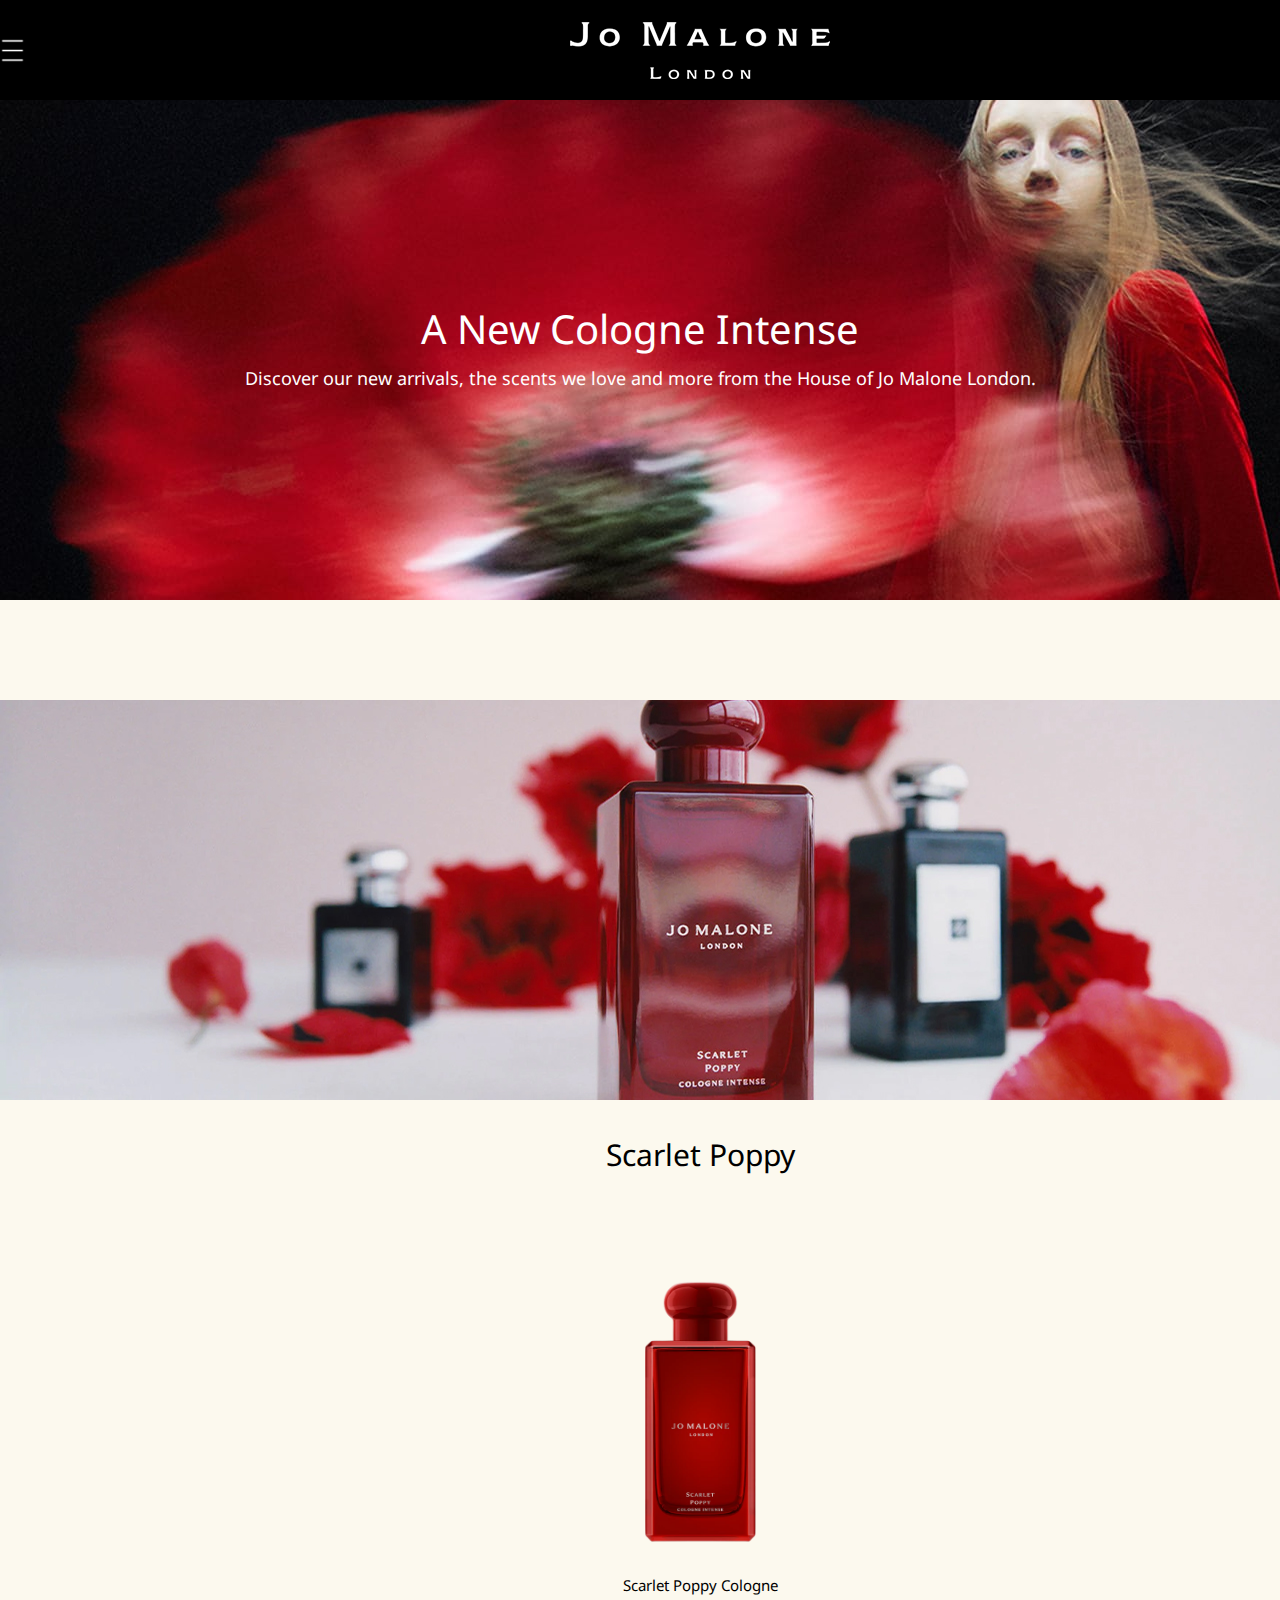
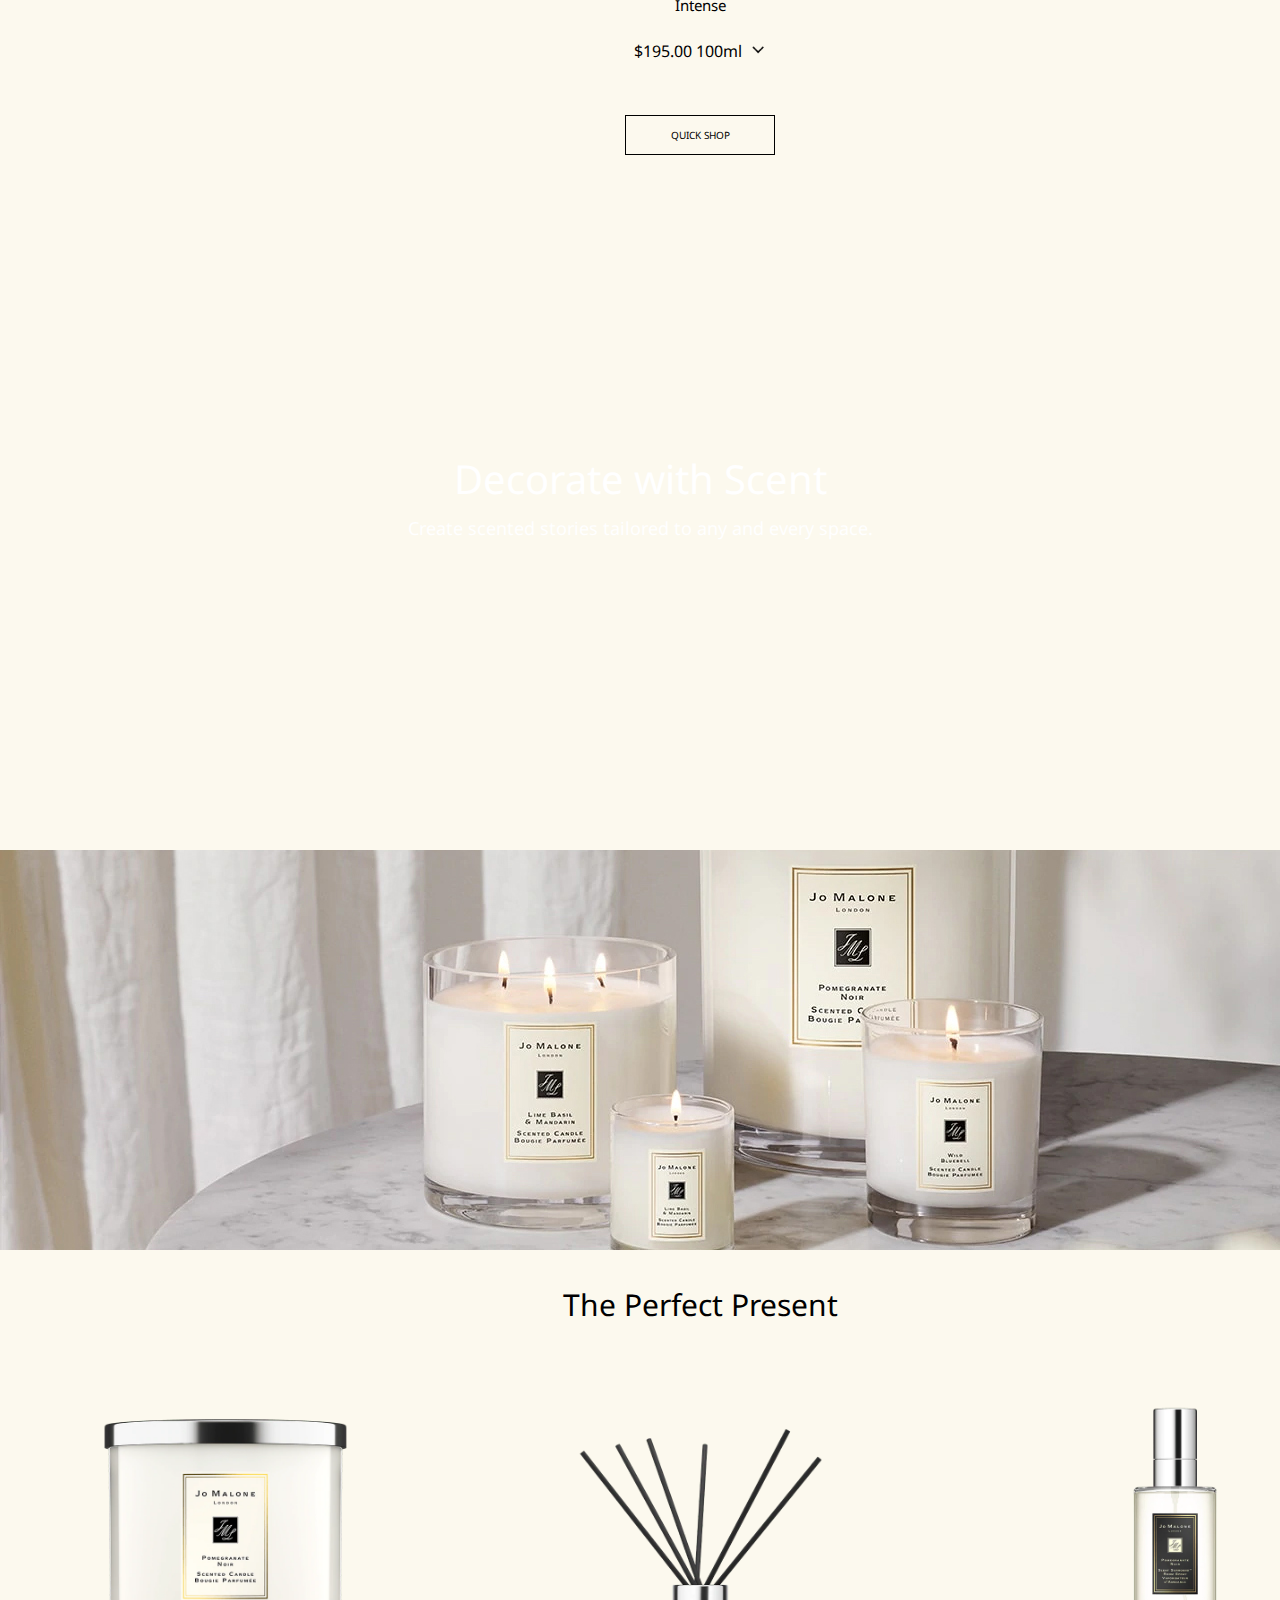
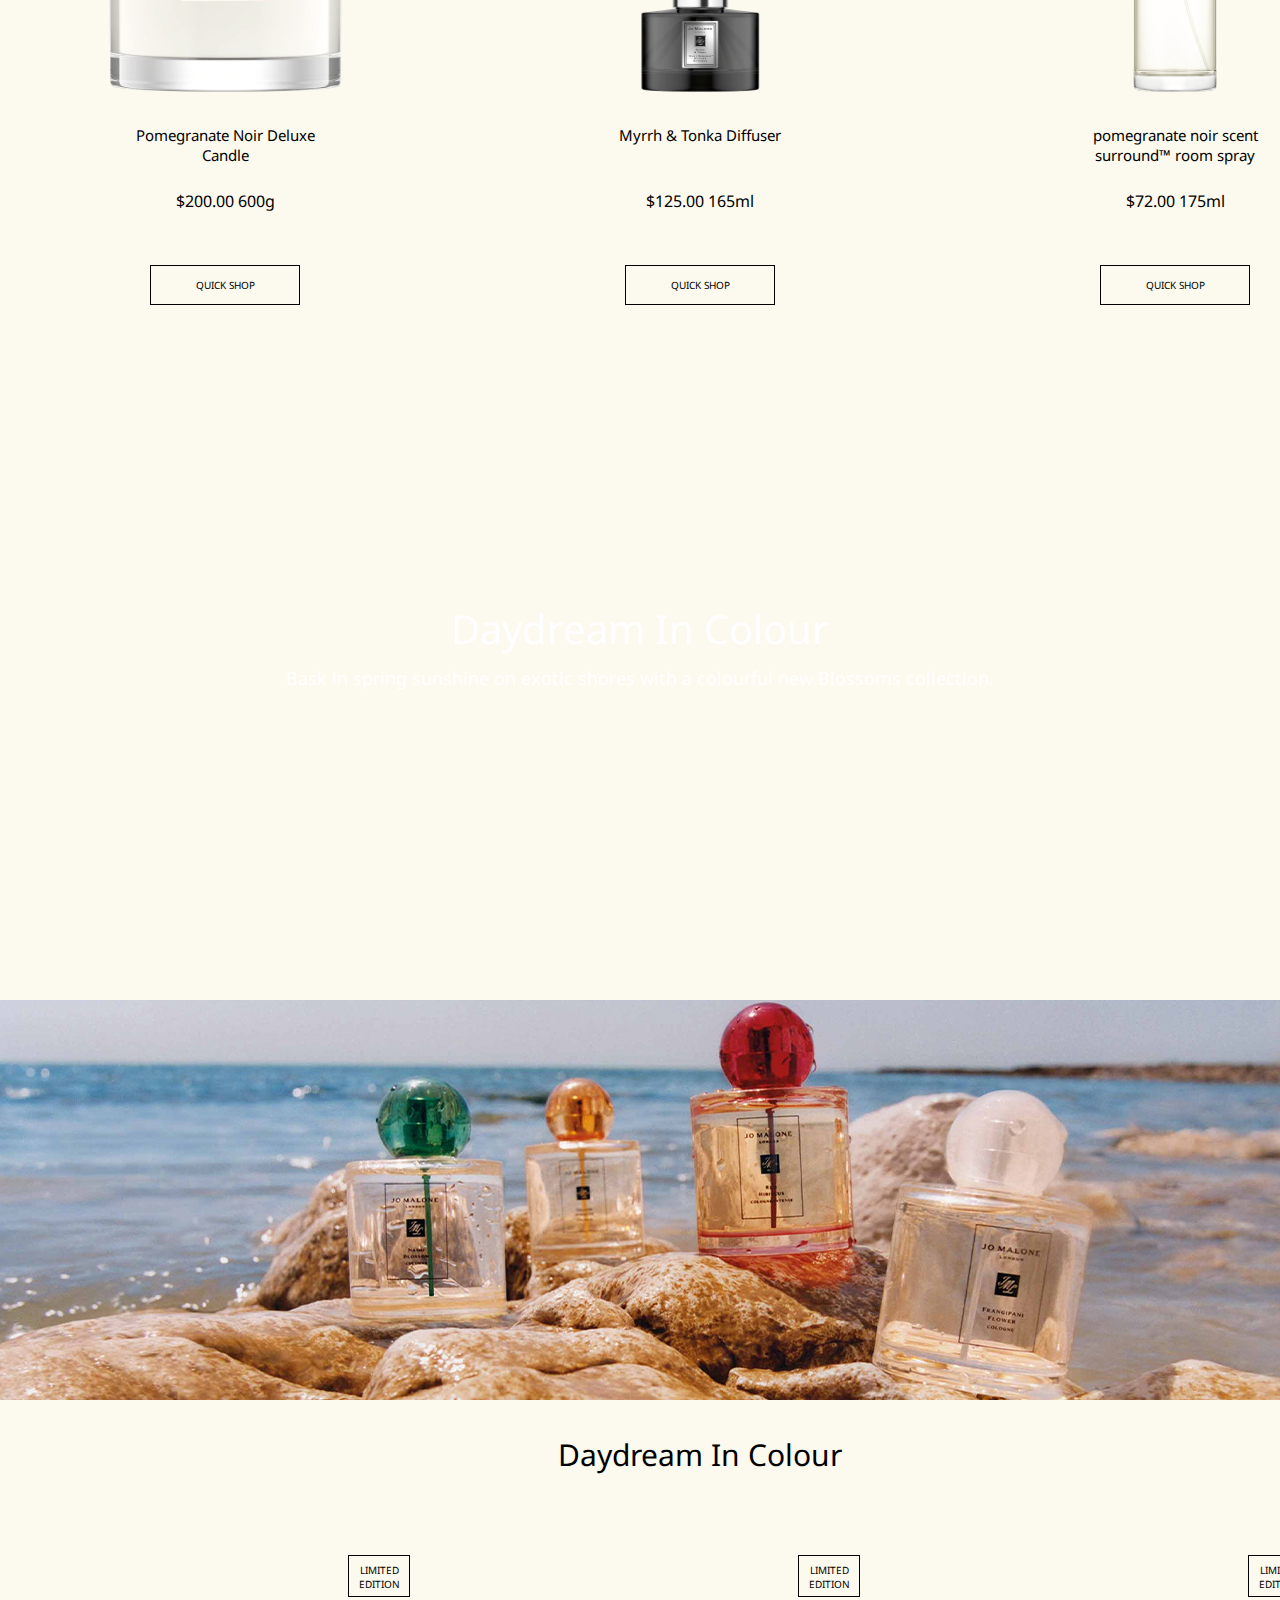
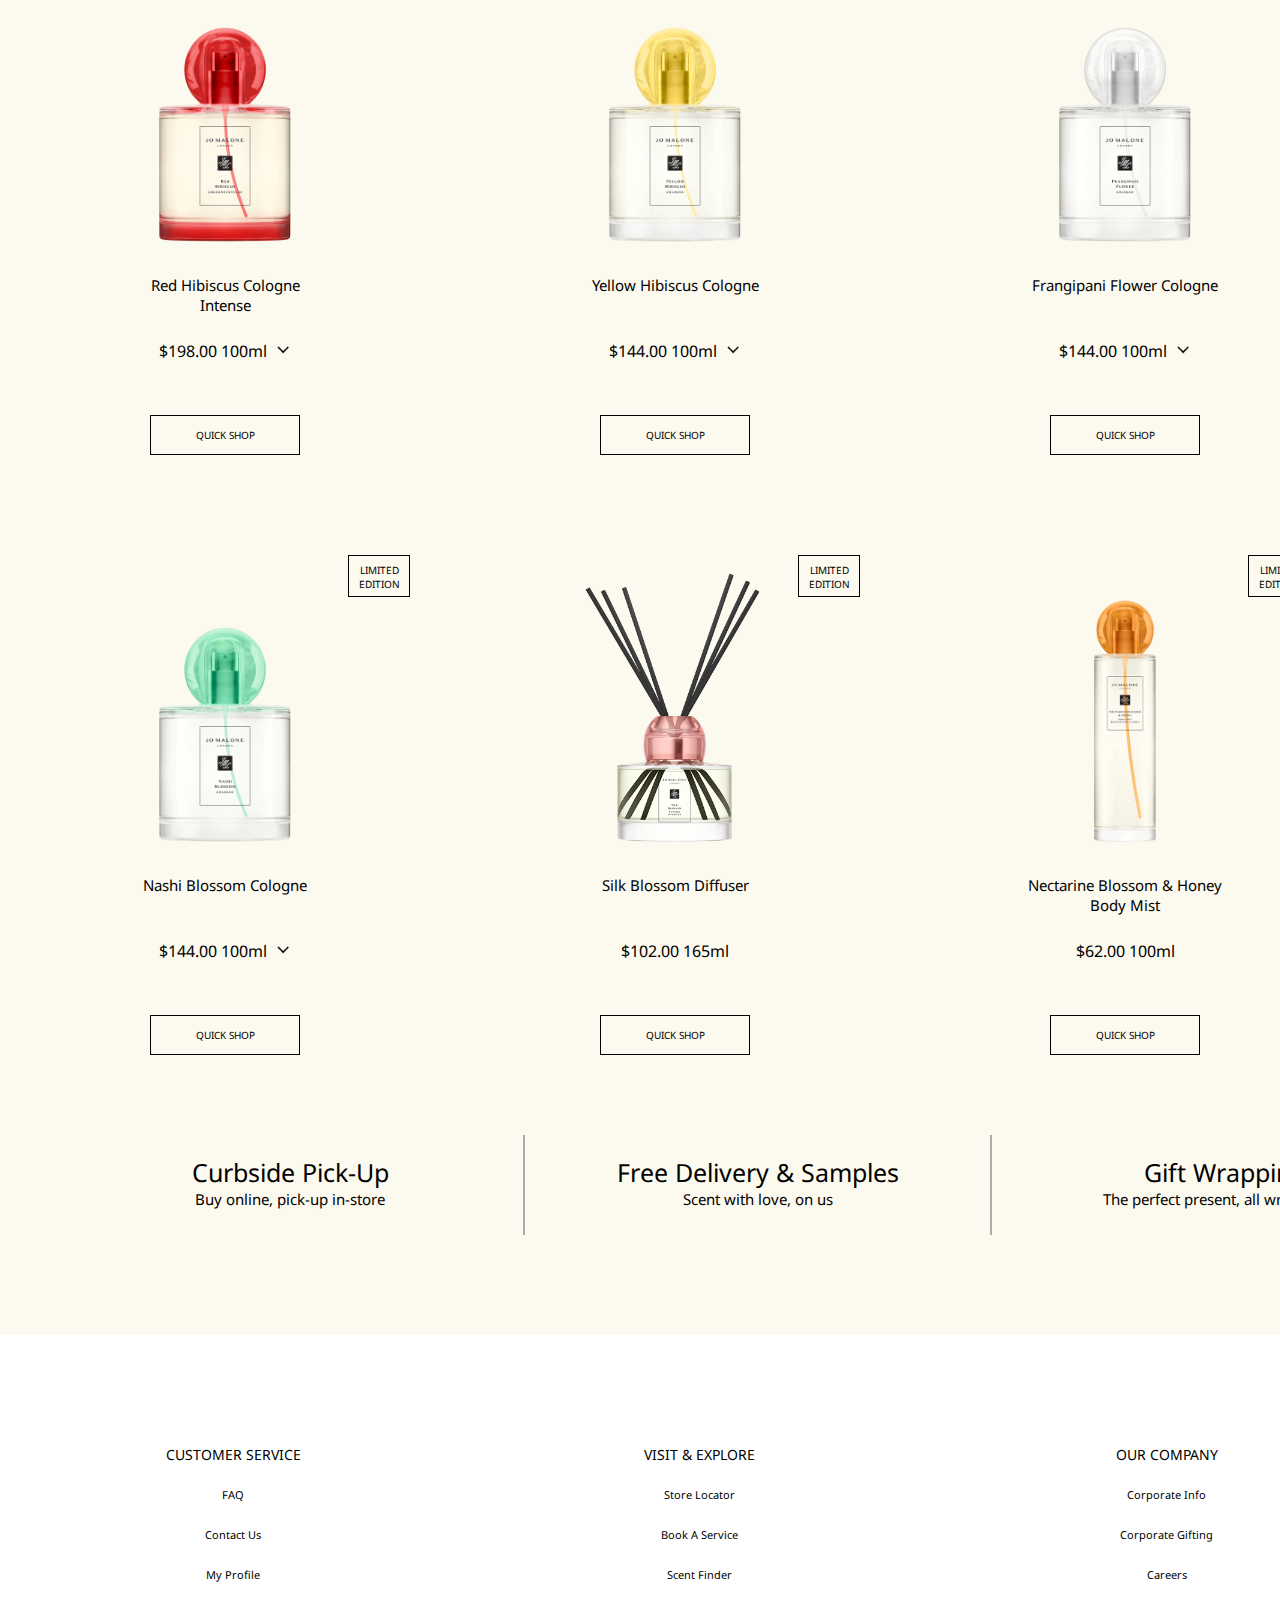
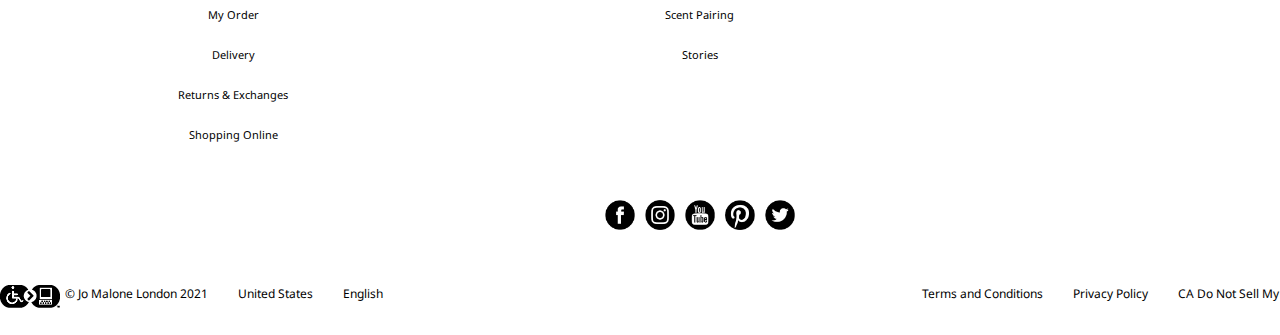
<file: new/index.html>
<!doctype html>
<html lang="ko">
<head>
  <meta charset="UTF-8">
  <meta http-equiv="X-UA-Compatible" content="IE=edge">
  <meta name="viewport" content="width=device-width, initial-scale=1.0">

  <title>Jo Malaone</title>
  <link href="https://unpkg.com/aos@2.3.1/dist/aos.css" rel="stylesheet">
  <link href="css/layout.css" rel="stylesheet" type="text/css"/>
  <link rel="preconnect" href="https://fonts.gstatic.com">
  <link href="https://fonts.googleapis.com/css2?family=Noto+Sans&display=swap" rel="stylesheet">

  <script src="../jquery-3.5.1.js" type="text/javascript" text="javascript"></script>
  <script src="js/main.js" type="text/javascript" text="javascript"></script>
  <script src="https://unpkg.com/aos@2.3.1/dist/aos.js"></script>
  <script src="http://code.jquery.com/jquery-3.1.1.min.js"></script>
  <script src="../jquery.easeScroll.js"></script>
</head>
<body>
    <div id="wrap">
		<!--header-->
		<div id="header">
			<div id="top" class="clearfix">
				<div id="top_wrap">
					<div class="top_box">
						<div id="btn"></div>
					</div>

					<div class="top_box">
						<div id="logo"><a href="../index.html"><img src="../a/jomalone_logo_2.png" alt="jomalone_logo"></a></div>
					</div>

					<div class="top_box">
						<div id="util">
							<ul>
								<li><a href="#"><img src="../a/1_find.png" alt="find"/></a></li>
								<li><a href="#"><img src="../a/1_login.png" alt="login"/></a></li>
								<li><a href="#"><img src="../a/1_mark.png" alt="mark"/></a></li>
								<li><a href="#"><img src="../a/1_bag.png" alt="bag"/></a></li>
							</ul>
						</div>
					</div>
				</div>
			</div>
		</div>
		<!--header-->
		
		<!-- menu -->
		<div id="menu" class="clearfix">
			<div id="menu_1">
				<ul>
					<li class="one">
						<div class="back"></div>
					
						<ul>
							<li><a href="../products/scent/index.html">SCENT</a></li>
							<div class="line"></div>
							<li><a href="#">COLLECTION</a></li>
							<div class="line"></div>
							<li><a href="#">LIMITED EDITION</a></li>
							<div class="line"></div>
							<li><a href="#">SCENT FINDER</a></li>
						</ul>
					</li>
					
					<li class="one">
						<div class="back"></div>
					
						<ul>
							<li><a href="#">GIFTS</a></li>
							<div class="line"></div>
							<li><a href="#">PERSONALISATION</a></li>
							<div class="line"></div>
							<li><a href="#">LITTLE LUXURIES</a></li>
						</ul>
					</li>
								
					<li class="one">
						<div class="back"></div>
					
						<ul>
							<li><a href="#">OUR SERVICES</a></li>
							<div class="line"></div>
							<li><a href="../service/pairing/index.html">SCENT PAIRING</a></li>
							<div class="line"></div>
							<li><a href="#">SCENT FINDER</a></li>
						</ul>
					</li>
				</ul>
			</div>
		
			<div id="menu_2">
				<div id="close"></div>
				
				<ul>
					<li>NEW</li>
					<div class="line"></div>
					<li>PRODUCTS</li>
					<div class="line"></div>	
					<li>GIFTING</li>
					<div class="line"></div>	
					<li>STORES</li>
					<div class="line"></div>
					<li>SERVICES</li>
					<div class="line"></div>
					<li>STORY</li>
				</ul>
			</div>
		</div>
		<!-- menu --> 

        <!-- sec -->
        <div id="sec_all">
            <div id="sec_1">
                <div class="main_img">
                    <div class="text_box_1">
                        <div class="main_title">A New Cologne Intense</div>
                        <p class="main_ex">Discover our new arrivals, the scents we love and more from the House of Jo Malone London.</p>
                    </div>
                </div>
                
                <div class="products">
                    <div class="sub_img" data-aos="fade-in"><img src="a/sec1-sub.jpg" alt="scarlet_sub"></div>
                    <div id="scarlet">
                        <div class="title">Scarlet Poppy</div>

                        <ul>
                            <li>
                                <div id="scarlet_100">
                                    <img src="a/new-scarlet_100.png" alt="scarlet"/>
                                    
                                    <div class="pd_info">
                                        <div class="pd_title">Scarlet Poppy Cologne Intense</div>
                                        
                                        <div class="pr_info">
                                            <div class="price_a"> 
                                                <div class="price_1">
                                                    <span class="price">$195.00</span>
                                                    <span class="ml">100ml</span>
                                                    <span class="un_btn"></span>
                                                </div>

                                                <div class="price_2">
                                                    <span class="price">$135.00</span>
                                                    <span class="ml">50ml</span>
                                                </div>
                                            </div>

                                            <a href="#"><div class="quick_btn">QUICK SHOP</div></a>
                                        </div>
                                    </div>
                                </div>

                                <div id="scarlet_50" class="click_hidden">
                                    <img src="a/new-scarlet_50.png" alt="scarlet"/>
                                    
                                    <div class="pd_info">
                                        <div class="pd_title">Scarlet Poppy Cologne Intense</div>
                                        
                                        <div class="pr_info">
                                            <div class="price_a"> 
                                                <div class="price_1">
                                                    <span class="price">$135.00</span>
                                                    <span class="ml">50ml</span>
                                                    <span class="un_btn"></span>
                                                </div>

                                                <div class="price_2">
                                                    <span class="price">$195.00</span>
                                                    <span class="ml">100ml</span>
                                                </div>
                                            </div>

                                            <a href="#"><div class="quick_btn">QUICK SHOP</div></a>
                                        </div>
                                    </div>
                                </div>
                            </li>
                        </ul>
                    </div>
                </div>
            </div>

            <div id="sec_2">
                <div class="main_img">
                    <div class="text_box_1">
                        <div class="main_title">Decorate with Scent</div>
                        <p class="main_ex">Create scented stories tailored to any and every space.</p>
                    </div>
                </div>
                
                <div class="products">
                    <div class="sub_img"><img src="a/sec2-sub.jpg" alt="room_scent"></div>
                    <div id="room">
                        <div class="title">The Perfect Present</div>

                        <ul class="clearfix">
                            <li>
                                <div id="pome_candle">
                                    <img src="a/new-pome_candle.png" alt="pome_candle"/>
                                    
                                    <div class="pd_info">
                                        <div class="pd_title">Pomegranate Noir Deluxe Candle</div>
                                        <div class="pr_info">
                                            <div class="price_a"> 
                                                <div class="price_1">
                                                    <span class="price">$200.00</span>
                                                    <span class="ml">600g</span>
                                                </div>
                                                </div>

                                            <a href="#"><div class="quick_btn">QUICK SHOP</div></a>
                                        </div>
                                    </div>
                                </div>
                            </li>

                            <li>
                                <div id="myrrh_diffuser">
                                    <img src="a/new-myrrh_diffuser.png" alt="mayrrh_diffuser"/>
                                    
                                    <div class="pd_info">
                                        <div class="pd_title">Myrrh & Tonka Diffuser</div>
                                        <div class="pr_info">
                                            <div class="price_a"> 
                                                <div class="price_1">
                                                    <span class="price">$125.00</span>
                                                    <span class="ml">165ml</span>
                                                </div>
                                            </div>

                                            <a href="#"><div class="quick_btn">QUICK SHOP</div></a>
                                        </div>
                                    </div>
                                </div>
                            </li>

                            <li>
                                <div id="pome_spray">
                                    <img src="a/new-pome_spray.png" alt="pome_spray"/>
                                    
                                    <div class="pd_info">
                                        <div class="pd_title">pomegranate noir scent surround&trade; room spray</div>
                                        <div class="pr_info">
                                            <div class="price_a"> 
                                                <div class="price_1">
                                                    <span class="price">$72.00</span>
                                                    <span class="ml">175ml</span>
                                                </div>
                                            </div>

                                            <a href="#"><div class="quick_btn">QUICK SHOP</div></a>
                                        </div>
                                    </div>
                                </div>
                            </li>
                        </ul>
                    </div>
                </div>
            </div>

            <div id="sec_3">
                <div class="main_img">
                    <div class="text_box_1">
                        <div class="main_title">Daydream In Colour</div>
                        <p class="main_ex">Bask in spring sunshine on exotic shores with a colourful new Blossoms collection.</p>
                    </div>
                </div>
                
                <div class="products">
                    <div class="sub_img"><img src="a/sec3-sub.jpg" alt="sec3_sub"></div>
                    <div id="daydream">
                        <div class="title">Daydream In Colour</div>

                        <ul class="clearfix">
                            <li>
                                <div id="red_100">
                                    <div class="limited"><span>LIMITED EDITION</span></div>

                                    <img src="a/sec3-pd_red_100.png" alt="red_100"/>
                                    
                                    <div class="pd_info">
                                        <div class="pd_title">Red Hibiscus Cologne Intense</div>
                                        <div class="pr_info">
                                            <div class="price_a">
                                                <div class="price_1">
                                                    <span class="price">$198.00</span>
                                                    <span class="ml">100ml</span>
                                                    <span class="un_btn"></span>
                                                </div>

                                                <div class="price_2">
                                                    <span class="price">$98.00</span>
                                                    <span class="ml">30ml</span>
                                                </div>
                                            </div>

                                            <a href="#"><div class="quick_btn">QUICK SHOP</div></a>
                                        </div>
                                    </div>
                                </div>

                                <div id="red_30" class="click_hidden">
                                    <div class="limited"><span>LIMITED EDITION</span></div>

                                    <img src="a/sec3-pd_red_30.png" alt="red_30"/>
                                    
                                    <div class="pd_info">
                                        <div class="pd_title">Red Hibiscus Cologne Intense</div>
                                        <div class="pr_info">
                                            <div class="price_a">
                                                <div class="price_1">
                                                    <span class="price">$98.00</span>
                                                    <span class="ml">30ml</span>
                                                    <span class="un_btn"></span>
                                                </div>
                                                
                                                <div class="price_2">
                                                    <span class="price">$198.00</span>
                                                    <span class="ml">100ml</span>
                                                </div>
                                            </div>

                                            <a href="#"><div class="quick_btn">QUICK SHOP</div></a>
                                        </div>
                                    </div>
                                </div>
                            </li>

                            <li>
                                <div id="yellow_100">
                                    <div class="limited"><span>LIMITED EDITION</span></div>

                                    <img src="a/sec3-pd_yellow_100.png" alt="yellow_100"/>
                                    
                                    <div class="pd_info">
                                        <div class="pd_title">Yellow Hibiscus Cologne</div>
                                        <div class="pr_info">
                                            <div class="price_a">
                                                <div class="price_1">
                                                    <span class="price">$144.00</span>
                                                    <span class="ml">100ml</span>
                                                    <span class="un_btn"></span>
                                                </div>

                                                <div class="price_2">
                                                    <span class="price">$74.00</span>
                                                    <span class="ml">30ml</span>
                                                </div>
                                            </div>

                                            <a href="#"><div class="quick_btn">QUICK SHOP</div></a>
                                        </div>
                                    </div>
                                </div>

                                <div id="yellow_30" class="click_hidden">
                                    <div class="limited"><span>LIMITED EDITION</span></div>

                                    <img src="a/sec3-pd_yellow_30.png" alt="yellow_30"/>
                                    
                                    <div class="pd_info">
                                        <div class="pd_title">Yellow Hibiscus Cologne</div>
                                        <div class="pr_info">
                                            <div class="price_a">
                                                <div class="price_1">
                                                    <span class="price">$74.00</span>
                                                    <span class="ml">30ml</span>
                                                    <span class="un_btn"></span>
                                                </div>

                                                <div class="price_2">
                                                    <span class="price">$144.00</span>
                                                    <span class="ml">100ml</span>
                                                </div>
                                            </div>

                                            <a href="#"><div class="quick_btn">QUICK SHOP</div></a>
                                        </div>
                                    </div>
                                </div>
                            </li>

                            <li>
                                <div id="white_100">
                                    <div class="limited"><span>LIMITED EDITION</span></div>

                                    <img src="a/sec3-pd_white_100.png" alt="white_100"/>
                                    
                                    <div class="pd_info">
                                        <div class="pd_title">Frangipani Flower Cologne</div>
                                        <div class="pr_info">
                                            <div class="price_a">
                                                <div class="price_1">
                                                    <span class="price">$144.00</span>
                                                    <span class="ml">100ml</span>
                                                    <span class="un_btn"></span>
                                                </div>

                                                <div class="price_2">
                                                    <span class="price">$74.00</span>
                                                    <span class="ml">30ml</span>
                                                </div>
                                            </div>

                                            <a href="#"><div class="quick_btn">QUICK SHOP</div></a>
                                        </div>
                                    </div>
                                </div>

                                <div id="white_30" class="click_hidden">
                                    <div class="limited"><span>LIMITED EDITION</span></div>

                                    <img src="a/sec3-pd_white_30.png" alt="white_30"/>
                                    
                                    <div class="pd_info">
                                        <div class="pd_title">Frangipani Flower Cologne<div>
                                        <div class="pr_info">
                                            <div class="price_a">
                                                <div class="price_1">
                                                    <span class="price">$74.00</span>
                                                    <span class="ml">30ml</span>
                                                    <span class="un_btn"></span>
                                                </div>

                                                <div class="price_2">
                                                    <span class="price">$144.00</span>
                                                    <span class="ml">100ml</span>
                                                </div>
                                            </div>

                                            <a href="#"><div class="quick_btn">QUICK SHOP</div></a>
                                        </div>
                                    </div>
                                </div>
                            </li>

                            <li>
                                <div id="green_100">
                                    <div class="limited"><span>LIMITED EDITION</span></div>

                                    <img src="a/sec3-pd_green_100.png" alt="green_100"/>
                                    
                                    <div class="pd_info">
                                        <div class="pd_title">Nashi Blossom Cologne</div>
                                        <div class="pr_info">
                                            <div class="price_a">
                                                <div class="price_1">
                                                    <span class="price">$144.00</span>
                                                    <span class="ml">100ml</span>
                                                    <span class="un_btn"></span>
                                                </div>

                                                <div class="price_2">
                                                    <span class="price">$74.00</span>
                                                    <span class="ml">30ml</span>
                                                </div>
                                            </div>

                                            <a href="#"><div class="quick_btn">QUICK SHOP</div></a>
                                        </div>
                                    </div>
                                </div>

                                <div id="green_30" class="click_hidden">
                                    <div class="limited"><span>LIMITED EDITION</span></div>

                                    <img src="a/sec3-pd_green_30.png" alt="green_30"/>
                                    
                                    <div class="pd_info">
                                        <div class="pd_title">Nashi Blossom Cologne</div>
                                        <div class="pr_info">
                                            <div class="price_a">
                                                <div class="price_1">
                                                    <span class="price">$74.00</span>
                                                    <span class="ml">30ml</span>
                                                    <span class="un_btn"></span>
                                                </div>

                                                <div class="price_2">
                                                    <span class="price">$144.00</span>
                                                    <span class="ml">100ml</span>
                                                </div>
                                            </div>

                                            <a href="#"><div class="quick_btn">QUICK SHOP</div></a>
                                        </div>
                                    </div>
                                </div>
                            </li>

                            <li>
                                <div id="diffuser">
                                    <div class="limited"><span>LIMITED EDITION</span></div>

                                    <img src="a/sec3-pd_diffuser.png" alt="pd_diffuser"/>
                                    
                                    <div class="pd_info">
                                        <div class="pd_title">Silk Blossom Diffuser</div>
                                        <div class="pr_info">
                                            <div class="price_a">
                                                <div class="price_1">
                                                    <span class="price">$102.00</span>
                                                    <span class="ml">165ml</span>
                                                </div>
                                            </div>

                                            <a href="#"><div class="quick_btn">QUICK SHOP</div></a>
                                        </div>
                                    </div>
                                </div>
                            </li>

                            <li>
                                <div id="bodymist">
                                    <div class="limited"><span>LIMITED EDITION</span></div>

                                    <img src="a/sec3-pd_bodymist.png" alt="sec3-pd_bodymist"/>
                                    
                                    <div class="pd_info">
                                        <div class="pd_title">Nectarine Blossom & Honey Body Mist</div>
                                        <div class="pr_info">
                                            <div class="price_a"> 
                                                <div class="price_1">
                                                    <span class="price">$62.00</span>
                                                    <span class="ml">100ml</span>
                                                </div>
                                            </div>

                                            <a href="#"><div class="quick_btn">QUICK SHOP</div></a>
                                        </div>
                                    </div>
                                </div>
                            </li>
                        </ul>
                    </div>
                </div>
            </div>

            <div id="service">
                <ul class="clearfix">
                    <li>
                        <a href="#">
                            <span class="service_1">Curbside Pick-Up</span>
                            <span class="service_2">Buy online, pick-up in-store</span>
                        </a>
                    </li>

                    <li>
                        <a href="#">
                            <span class="service_1">Free Delivery & Samples</span>
                            <span class="service_2"> Scent with love, on us</span>
                        </a>
                    </li>

                    <li>
                        <a href="#">
                            <span class="service_1">Gift Wrapping</span>
                            <span class="service_2"> The perfect present, all wrapped up</span>
                        </a>
                    </li>
                </ul>
            </div>
        </div>
        <!-- sec -->

        <!-- footer -->
        <div id="footer">
			<div id="footer_wrap">
				<div id="footer_1">
					<ul class="clearfix">
						<li class="footer_1_1">CUSTOMER SERVICE
							<ul>
								<li><a href="#">FAQ</a></li>
								<li><a href="#">Contact Us</a></li>
								<li><a href="#">My Profile</a></li>
								<li><a href="#">My Order</a></li>
								<li><a href="#">Delivery</a></li>
								<li><a href="#">Returns & Exchanges</a></li>
								<li><a href="#">Shopping Online</a></li>
							</ul>
						</li>

						<li class="footer_1_1">VISIT & EXPLORE
							<ul>
								<li><a href="#">Store Locator</a></li>
								<li><a href="#">Book A Service</a></li>
								<li><a href="#">Scent Finder</a></li>
								<li><a href="#">Scent Pairing</a></li>
								<li><a href="#">Stories</a></li>
							</ul>
						</li>

						<li class="footer_1_1">OUR COMPANY
							<ul>
								<li><a href="#">Corporate Info</a></li>
								<li><a href="#">Corporate Gifting</a></li>
								<li><a href="#">Careers</a></li>
							</ul>
						</li>
					</ul>
				</div>

				<div id="footer_2">
					<ul class="clearfix">
						<a href="https://www.facebook.com/JoMaloneLondon/">
							<li><img src="../a/footer-facebook.png" alt="facebook"></li>
						</a>

						<a href="https://www.instagram.com/JoMaloneLondon/">
							<li><img src="../a/footer-insta.png" alt="instagram"></li>
						</a>

						<a href="https://www.youtube.com/user/JoMaloneLondon2012">
							<li><img src="../a/footer-youtube.png" alt="youtube"></li>
						</a>

						<a href="https://www.pinterest.co.kr/jomalonelondon/_shop/">
							<li><img src="../a/footer-pinter.png" alt="pinterest"></li>
						</a>

						<a href="https://twitter.com/JoMaloneLondon/">
							<li><img src="../a/footer-twitter.png" alt="twitter"></li>
						</a>
					</ul>
				</div>

				<div id="footer_3">
					<ul class="clearfix">
						<li class="footer_3_1">
							<ul>
								<li><a href="#"><img src="../a/footer-pc.png" alt="pc_access"/></a></li>
								<li>© Jo Malone London 2021</li>
								<li>United States</li>
								<li>English</li>
							</ul>
						</li>
						
						<li class="footer_3_1">
							<ul class="clearfix">
								<li><a href="#">CA Do Not Sell My Personal Information</a></li>
								<li><a href="#">Privacy Policy</a></li>
								<li><a href="#">Terms and Conditions</a></li>
							</ul>
						</li>
					</ul>
				</div>
			</div>
		</div>
        <!-- footer -->
        
        <div id="up"></div>
		<div id="down"></div>
    </div>
</body>
</html>
</file>
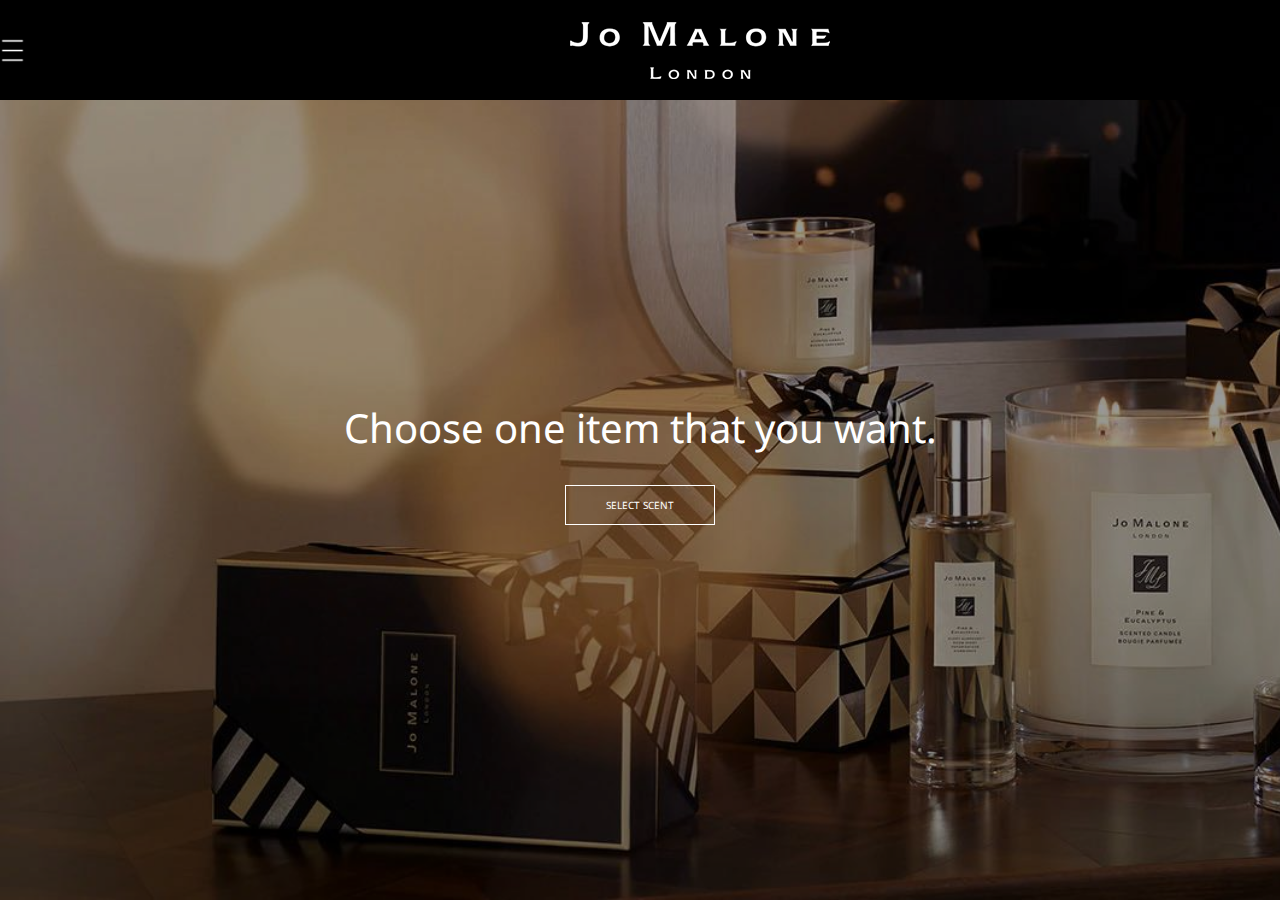
<file: products/scent/index.html>
<!DOCTYPE html>
<html lang="ko">
<head>
	<meta charset="UTF-8">
	<meta http-equiv="X-UA-Compatible" content="IE=edge">
	<meta name="viewport" content="width=device-width, initial-scale=1.0">
	<title>Jo Malone</title>

    <link href="https://unpkg.com/aos@2.3.1/dist/aos.css" rel="stylesheet">
    <link href="css/layout.css" rel="stylesheet" type="text/css"/>
    <link rel="preconnect" href="https://fonts.gstatic.com">
    <link href="https://fonts.googleapis.com/css2?family=Noto+Sans&display=swap" rel="stylesheet">

    <script src="../../jquery-3.5.1.js" type="text/javascript" text="javascript"></script>
    <script src="js/main.js" type="text/javascript" text="javascript"></script>
    <script src="https://unpkg.com/aos@2.3.1/dist/aos.js"></script>
    <script src="http://code.jquery.com/jquery-3.1.1.min.js"></script>
    <script src="../../jquery.easeScroll.js"></script>
</head>
<body>
    <div id="wrap">
        <!--header-->
		<div id="header">
			<div id="top" class="clearfix">
				<div id="top_wrap">
					<div class="top_box">
						<div id="btn"></div>
					</div>

					<div class="top_box">
						<div id="logo"><a href="../../index.html"><img src="../../a/jomalone_logo_2.png" alt="jomalone_logo"></a></div>
					</div>

					<div class="top_box">
						<div id="util">
							<ul>
								<li><a href="#"><img src="../../a/1_find.png" alt="find"/></a></li>
								<li><a href="#"><img src="../../a/1_login.png" alt="login"/></a></li>
								<li><a href="#"><img src="../../a/1_mark.png" alt="mark"/></a></li>
								<li><a href="#"><img src="../../a/1_bag.png" alt="bag"/></a></li>
							</ul>
						</div>
					</div>
				</div>
			</div>
		</div>
		<!--header-->
		
		<!-- menu -->
		<div id="menu" class="clearfix">
			<div id="menu_1">
				<ul>
					<li class="one">
						<div class="back"></div>
					
						<ul>
							<li><a href="#">SCENT</a></li>
							<div class="line"></div>
							<li><a href="#">COLLECTION</a></li>
							<div class="line"></div>
							<li><a href="#">LIMITED EDITION</a></li>
							<div class="line"></div>
							<li><a href="#">SCENT FINDER</a></li>
						</ul>
					</li>
					
					<li class="one">
						<div class="back"></div>
					
						<ul>
							<li><a href="#">GIFTS</a></li>
							<div class="line"></div>
							<li><a href="#">PERSONALISATION</a></li>
							<div class="line"></div>
							<li><a href="#">LITTLE LUXURIES</a></li>
						</ul>
					</li>
								
					<li class="one">
						<div class="back"></div>
					
						<ul>
							<li><a href="#">OUR SERVICES</a></li>
							<div class="line"></div>
							<li><a href="../../service/pairing/index.html">SCENT PAIRING</a></li>
							<div class="line"></div>
							<li><a href="#">SCENT FINDER</a></li>
						</ul>
					</li>
				</ul>
			</div>
		
			<div id="menu_2">
				<div id="close"></div>
				
				<ul>
					<li><a href="../../new/index.html">NEW</a></li>
					<div class="line"></div>
					<li>PRODUCTS</li>
					<div class="line"></div>	
					<li>GIFTING</li>
					<div class="line"></div>	
					<li>STORES</li>
					<div class="line"></div>
					<li>SERVICES</li>
					<div class="line"></div>
					<li>STORY</li>
				</ul>
			</div>
		</div>
		<!-- menu -->

        <div id="sec_all">
            <div id="sec_1">
                <div id="sec_1_wrap">
                    <div id="title">Choose one item that you want.</div>

                    <div id="select">
                        <div id="sel_btn_1">
                            <span>SELECT SCENT</span>
                        </div>
        
                        <div id="sel_btn_2">
                            <ul>
                                <li><a href="all/index.html">Comepare All</a></li>
                                <li><a href="citrus/index.html">Citrus</a></li>
                                <li><a href="#">Fruity</a></li>
                                <li><a href="#">Light Floral</a></li>
                                <li><a href="floral/index.html">Floral</a></li>
                                <li><a href="#">Spicy</a></li>
                                <li><a href="#">Woody</a></li>
                            </ul>

                            <div id="close_btn"></div>
                        </div>
                    </div>
                </div>
            </div>
        </div>
    </div>
</body>
</html>
</file>
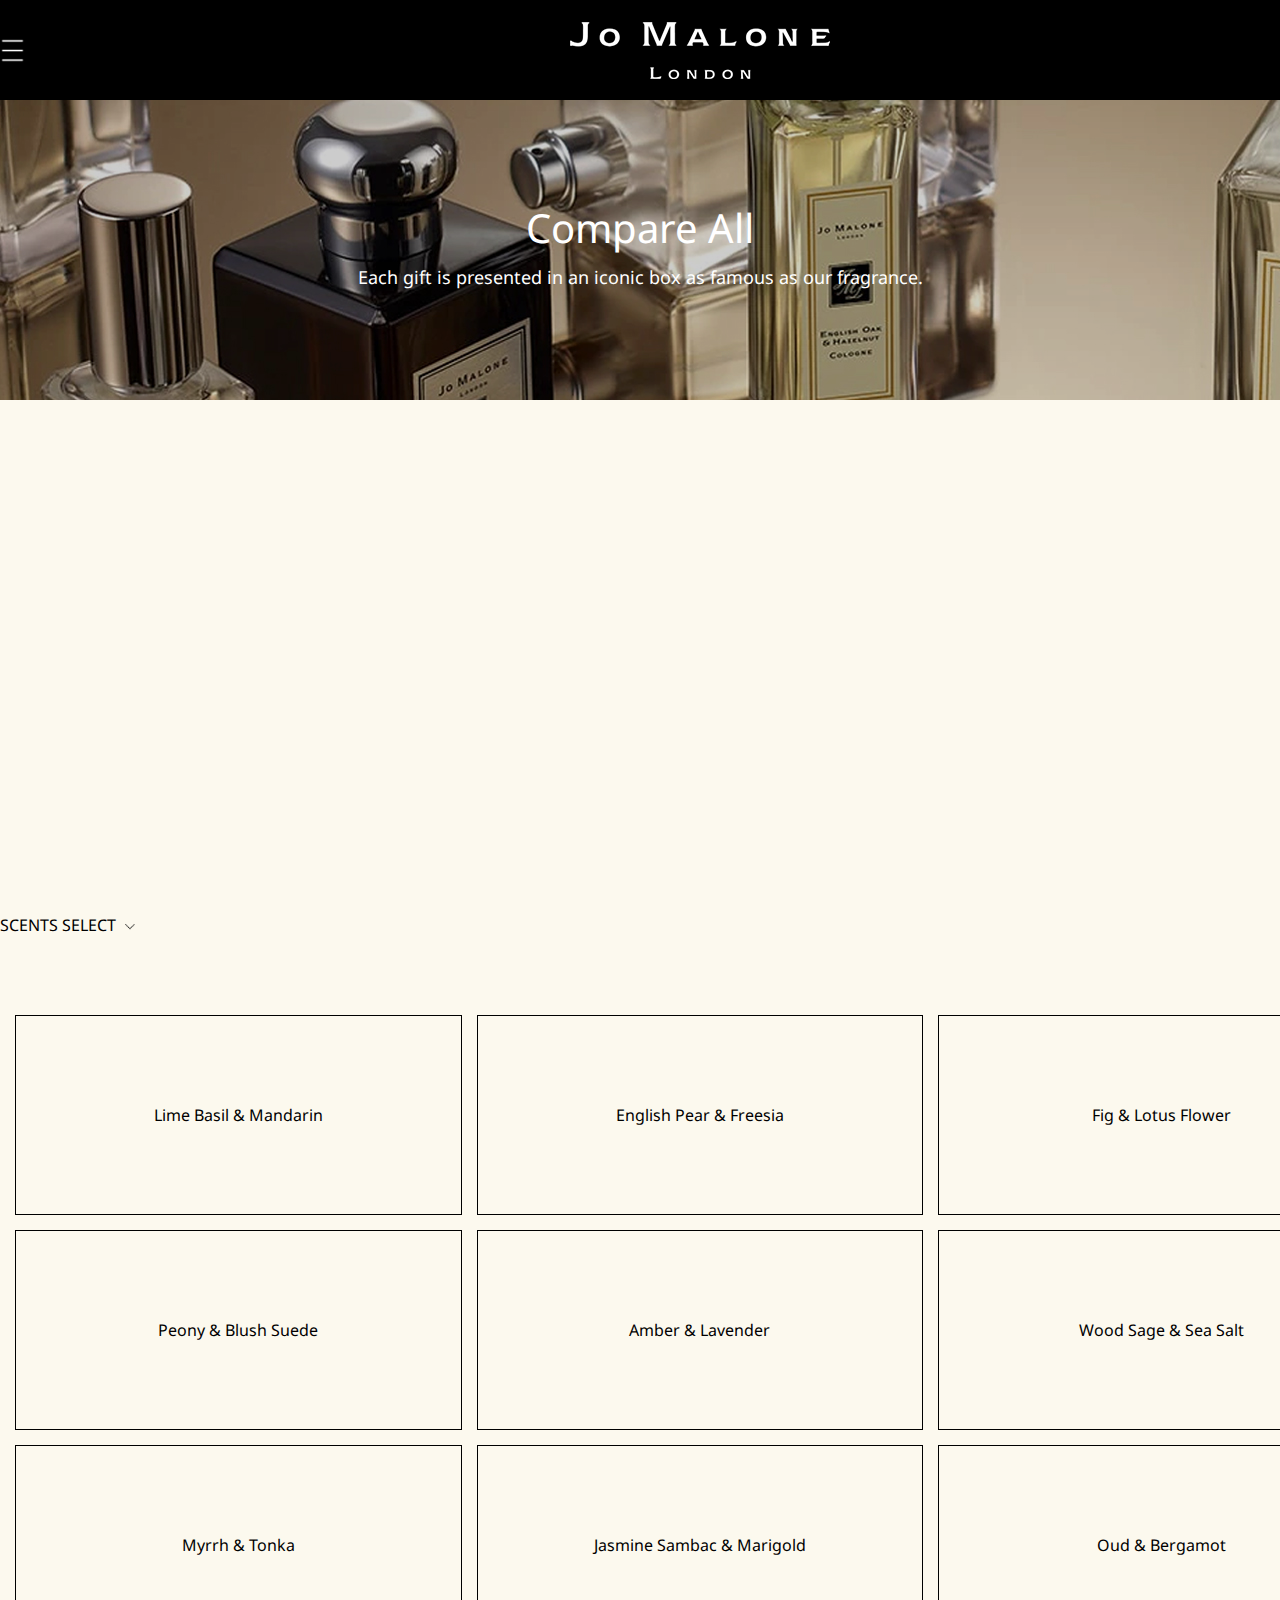
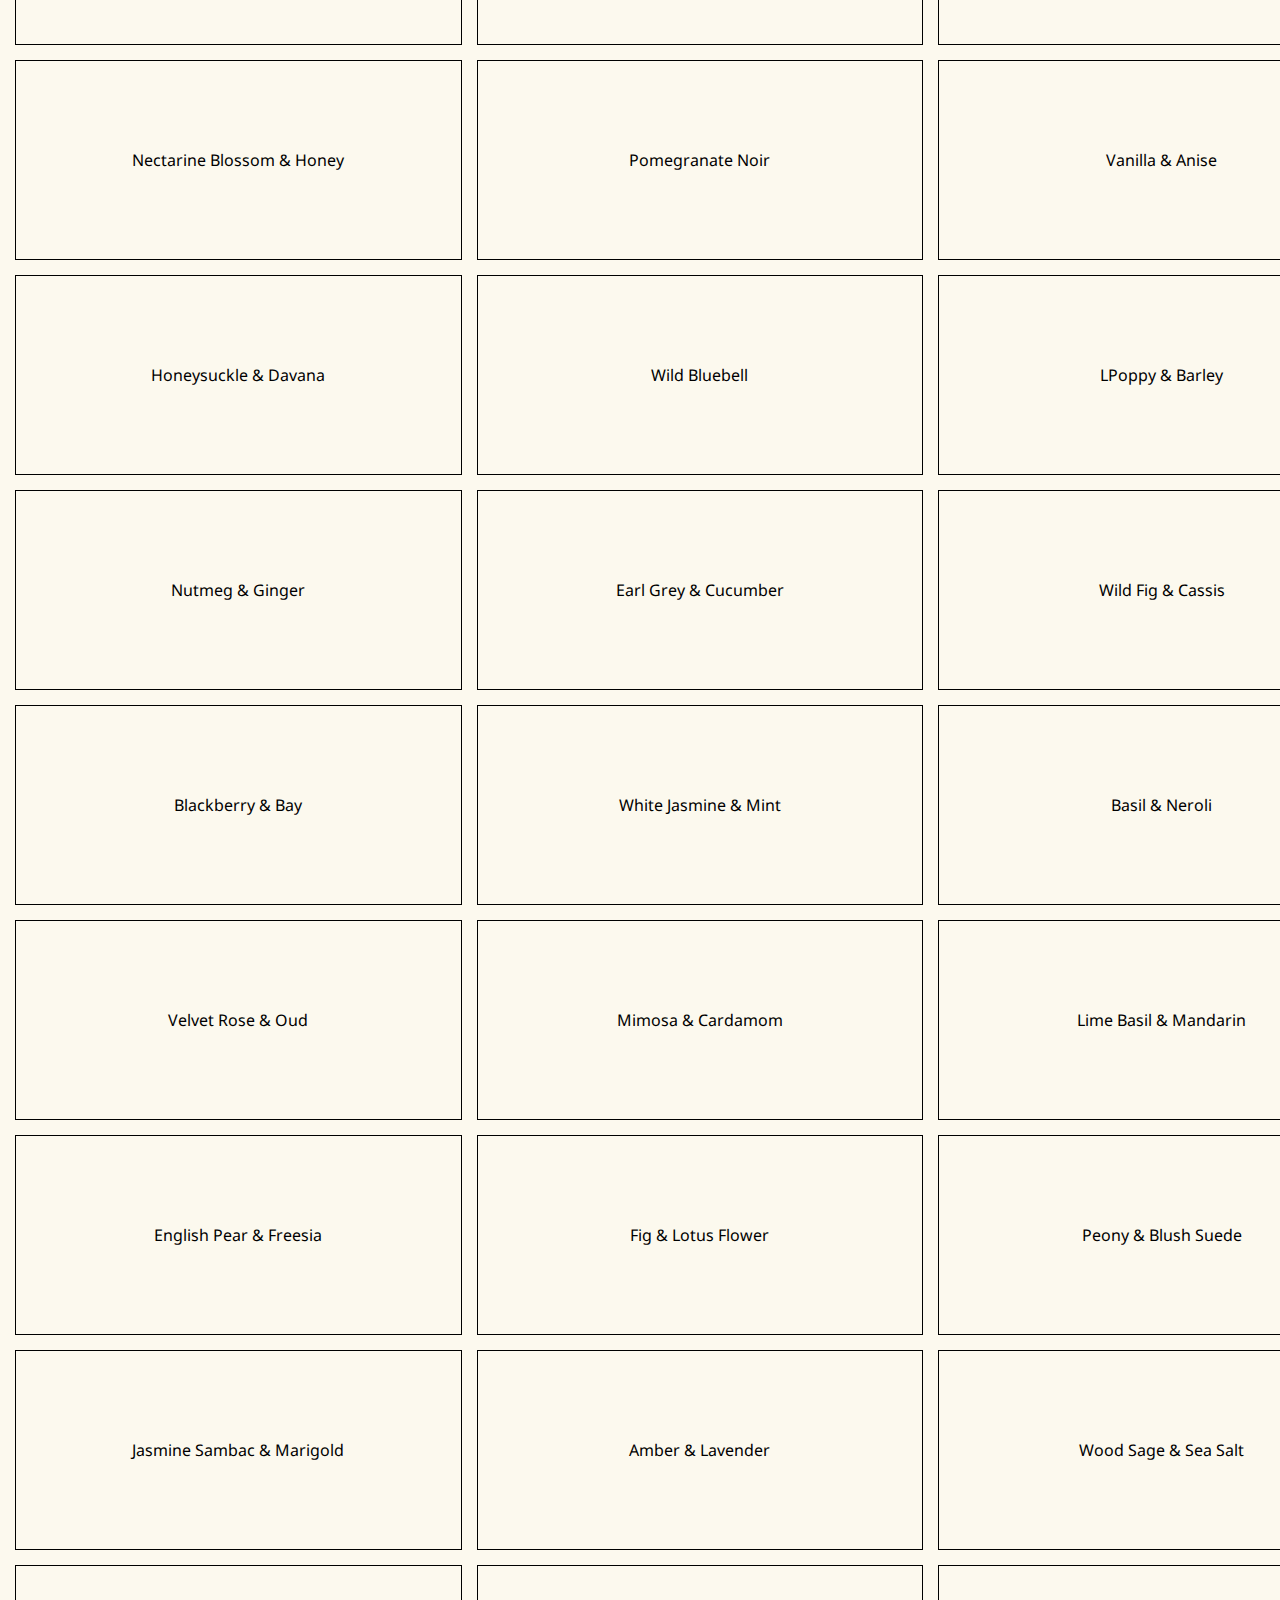
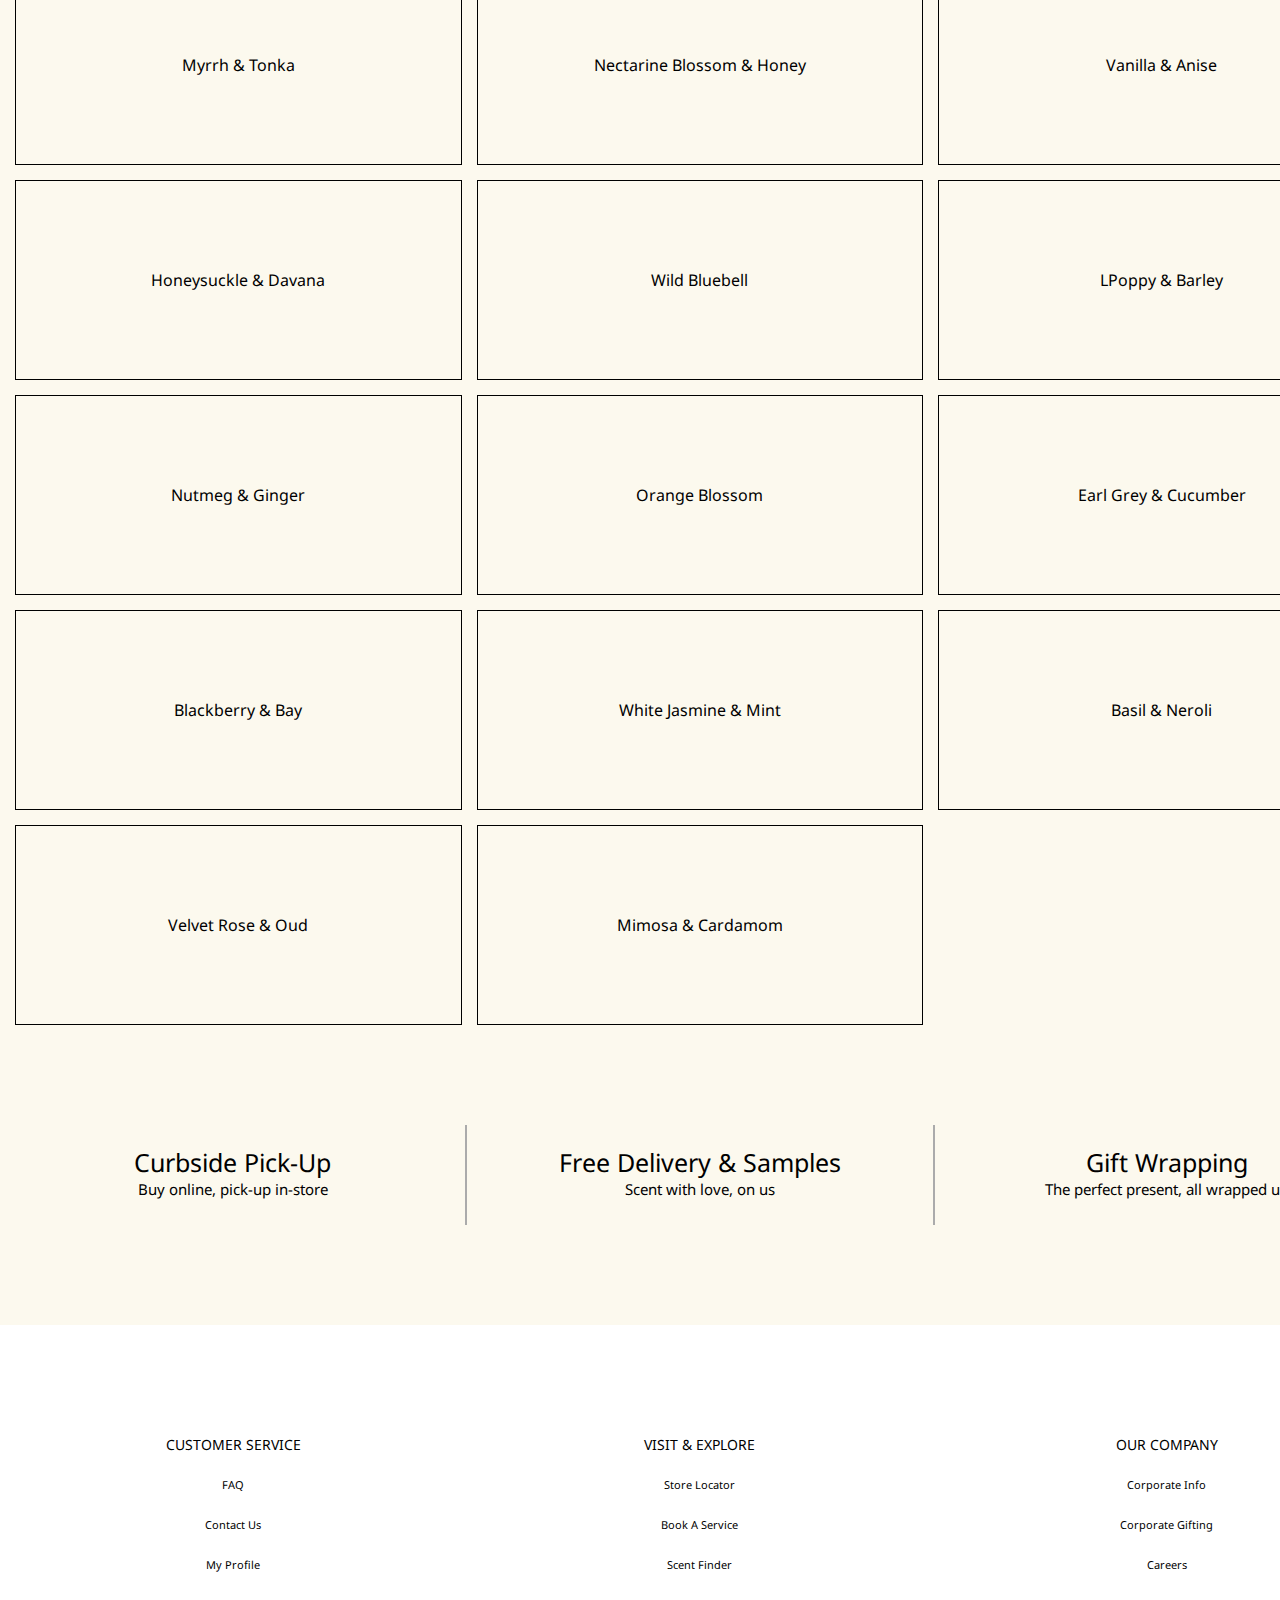
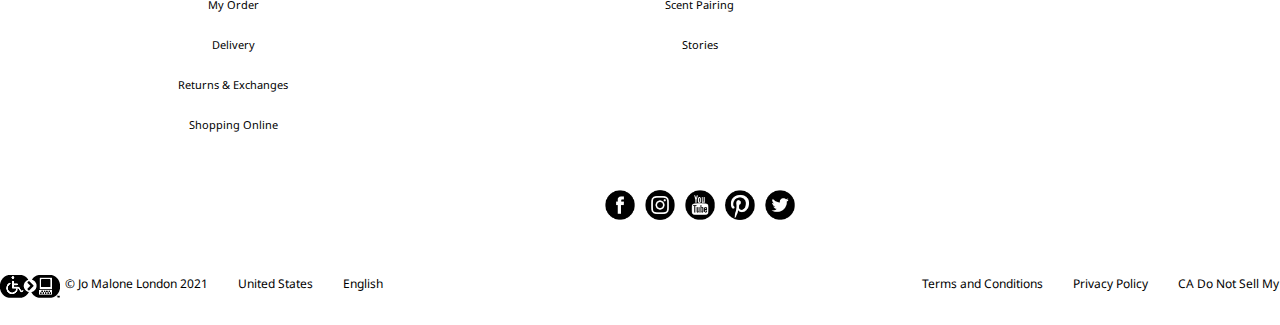
<file: products/scent/all/index.html>
<!DOCTYPE html>
<html lang="ko">
<head>
	<meta charset="UTF-8">
	<meta http-equiv="X-UA-Compatible" content="IE=edge">
	<meta name="viewport" content="width=device-width, initial-scale=1.0">
	<title>Jo Malone</title>

    <link href="https://unpkg.com/aos@2.3.1/dist/aos.css" rel="stylesheet">
    <link href="css/layout.css" rel="stylesheet" type="text/css"/>
    <link rel="preconnect" href="https://fonts.gstatic.com">
    <link href="https://fonts.googleapis.com/css2?family=Noto+Sans&display=swap" rel="stylesheet">

    <script src="../../../jquery-3.5.1.js" type="text/javascript" text="javascript"></script>
    <script src="js/main.js" type="text/javascript" text="javascript"></script>
    <script src="https://unpkg.com/aos@2.3.1/dist/aos.js"></script>
    <script src="http://code.jquery.com/jquery-3.1.1.min.js"></script>
    <script src="../../../jquery.easeScroll.js"></script>
</head>
<body>
	<div id="wrap">
		<!--header-->
		<div id="header">
			<div id="top" class="clearfix">
				<div id="top_wrap">
					<div class="top_box">
						<div id="btn"></div>
					</div>

					<div class="top_box">
						<div id="logo"><a href="../../../index.html"><img src="../../../a/jomalone_logo_2.png" alt="jomalone_logo"></a></div>
					</div>

					<div class="top_box">
						<div id="util">
							<ul>
								<li><a href="#"><img src="../../../a/1_find.png" alt="find"/></a></li>
								<li><a href="#"><img src="../../../a/1_login.png" alt="login"/></a></li>
								<li><a href="#"><img src="../../../a/1_mark.png" alt="mark"/></a></li>
								<li><a href="#"><img src="../../../a/1_bag.png" alt="bag"/></a></li>
							</ul>
						</div>
					</div>
				</div>
			</div>
		</div>
		<!--header-->
		
		<!-- menu -->
		<div id="menu" class="clearfix">
			<div id="menu_1">
				<ul>
					<li class="one">
						<div class="back"></div>
					
						<ul>
							<li><a href="../index.html">SCENT</a></li>
							<div class="line"></div>
							<li><a href="#">COLLECTION</a></li>
							<div class="line"></div>
							<li><a href="#">LIMITED EDITION</a></li>
							<div class="line"></div>
							<li><a href="#">SCENT FINDER</a></li>
						</ul>
					</li>
					
					<li class="one">
						<div class="back"></div>
					
						<ul>
							<li><a href="#">GIFTS</a></li>
							<div class="line"></div>
							<li><a href="#">PERSONALISATION</a></li>
							<div class="line"></div>
							<li><a href="#">LITTLE LUXURIES</a></li>
						</ul>
					</li>
								
					<li class="one">
						<div class="back"></div>
					
						<ul>
							<li><a href="#">OUR SERVICES</a></li>
							<div class="line"></div>
							<li><a href="../../../service/pairing/index.html">SCENT PAIRING</a></li>
							<div class="line"></div>
							<li><a href="#">SCENT FINDER</a></li>
						</ul>
					</li>
				</ul>
			</div>
		
			<div id="menu_2">
				<div id="close"></div>
				
				<ul>
					<li><a href="../../../new/index.html">NEW</a></li>
					<div class="line"></div>
					<li>PRODUCTS</li>
					<div class="line"></div>	
					<li>GIFTING</li>
					<div class="line"></div>	
					<li>STORES</li>
					<div class="line"></div>
					<li>SERVICES</li>
					<div class="line"></div>
					<li>STORY</li>
				</ul>
			</div>
		</div>
		<!-- menu -->

		<!-- modal -->
		<div id="modal_wrap">
			<div id="c_lime_wrap">
				<div id="c_lime">
					<div class="pd_title">Lime Basil & Mandarin</div>
					<div class="modal_close"><img src="../../../a/1_close(black).png"></div>

					<ul>
						<li>
							<img src="a/C_Marigold.png" alt="mardarin"/>

							<div class="pd_text_wrap">
								<div class="note">Top note</div>
								<div class="pd_con">Mardarin</div>
								<p>Bright and tart, mandarin blends with the zestiness of lime to bring a vibrant freshness to the top notes.</p>
							</div>
						</li>

						<li>
							<img src="a/C_Basil.png" alt="basil"/>

							<div class="pd_text_wrap">
								<div class="note">Heart Note</div>
								<div class="pd_con">Mardarin</div>
								<p>The herbaceous warmth of basil, with a peppery edge, adds an unexpected twist to the vibrant citrus notes.</p>
							</div>
						</li>

						<li>
							<img src="a/C_Amberwood.png" alt="amberwood"/>

							<div class="pd_text_wrap">
								<div class="note">Base Note</div>
								<div class="pd_con">Amberwood</div>
								<p>A woody note with an amber-like scent that brings addictive warmth to the fragrance.</p>
							</div>
						</li>
					</ul>

					<a class="quick_btn" href="#">QUICK SHOP</a>
				</div>
			</div>

			<div id="f_engli_wrap">
				<div id="f_engli">
					<div class="pd_title">English Pear & Freesia</div>
					<div class="modal_close"><img src="../../../a/1_close(black).png"></div>

					<ul>
						<li>
							<img src="a/F_King_William_Pear.png" alt="mardarin"/>
							
							<div class="pd_text_wrap">
								<div class="note">Top note</div>
								<div class="pd_con">King William Pear</div>
								<p>An unusual, innovative ingredient, this accord of mellow scented fruit is fresh and ripe with a juicy facet.</p>
							</div>
						</li>

						<li>
							<img src="a/F_Freesia.png" alt="basil"/>

							<div class="pd_text_wrap">
								<div class="note">Heart Note</div>
								<div class="pd_con">Freesia</div>
								<p>Quintessentially English, cool white freesias imbue the heart of the fragrance with a delicate yet distinctive scent.</p>
							</div>
						</li>

						<li>
							<img src="a/F_Patchouli.png" alt="amberwood"/>
							<div class="pd_text_wrap">
								<div class="note">Base Note</div>
								<div class="pd_con">Patchouli</div>
								<p>A sensuously deep, woody note that enhances the longevity of the fragrance.</p>
							</div>
						</li>
					</ul>

					<a class="quick_btn" href="#">QUICK SHOP</a>
				</div>
			</div>
		</div>
		<!-- modal -->

		<!-- sec -->
        <div id="sec_all">
            <div id="sec_1">
                <div id="main_img">
                    <div class="text_box_1">
                        <div class="main_title">Compare All</div>
                        <p class="main_ex">Each gift is presented in an iconic box as famous as our fragrance.</p>
                    </div>

                    <div class="black"></div>
                </div>
                
                <div id="compare">
					<div id="graph_wrap" class="clearfix">
						<div id="graph_box">
							<ul>
								<li>Scents other than Intense</li>
								<li>Intense</li>
							</ul>

							<div id="graph_main">
								<div class="graph stack_1">
									<span style="width:40%">3-4hours</span>
								</div>

								<div class="graph stack_2">
									<span style="width:80%">7-8hours</span>
								</div>
							</div>

							<div id="graph_text_1">Scents sustainability</div>
						</div>

						<div id="graph_ex">
							<div id="ex_text_wrap">
								<div id="ex_title">Our Scents</div>
								<div id="ex_sub">Our fragrances are divided into six families, from fresh and uplifting citrus scents to opulent florals and warming woods.
									Compare the fragrance's durability and enjoy it in a variety of ways.</div>
							</div>
						</div>
					</div>

                    <div class="filter_a">
						<div class="select">SCENTS SELECT
							<div class="sel_btn"></div>
						</div>

						<ul class="clearfix">
							<li class="list" data-filter="all"><span class="chk_2"></span>All</li>
							<li class="list" data-filter="citrus"><span class="chk_2"></span>CITRUS</li>
							<li class="list" data-filter="fruity"><span class="chk_2"></span>FRUITY</li>
							<li class="list" data-filter="light_f"><span class="chk_2"></span>LIGHT FLORAL</li>
							<li class="list" data-filter="floral"><span class="chk_2"></span>FLORAL</li>
							<li class="list" data-filter="spicy"><span class="chk_2"></span>SPICY</li>
							<li class="list" data-filter="woody"><span class="chk_2"></span>WOODY</li>
							<li class="list" data-filter="intense"><span class="chk_2"></span>INTENSE</li>
						</ul>
					</div>

					<div class="product">
						<div class="item_box">
							<ul>
								<li class="itemBox citrus c_lime_box">Lime Basil & Mandarin</li>
								<li class="itemBox fruity f_engli_box">English Pear & Freesia</li>
								<li class="itemBox light_f">Fig & Lotus Flower</li>
								<li class="itemBox floral">Peony & Blush Suede</li>
								<li class="itemBox spicy">Amber & Lavender</li>
								<li class="itemBox woody">Wood Sage & Sea Salt</li>
								<li class="itemBox intense">Myrrh & Tonka</li>
								<li class="itemBox floral">Jasmine Sambac & Marigold</li>
								<li class="itemBox intense">Oud & Bergamot</li>
								<li class="itemBox fruity">Nectarine Blossom & Honey</li>
								<li class="itemBox woody">Pomegranate Noir</li>
								<li class="itemBox spicy">Vanilla & Anise</li>
								<li class="itemBox floral">Honeysuckle & Davana</li>
								<li class="itemBox light_f">Wild Bluebell</li>
								<li class="itemBox light_f">LPoppy & Barley</li>
								<li class="itemBox spicy">Nutmeg & Ginger</li>
								<li class="itemBox citrus">Earl Grey & Cucumber</li>
								<li class="itemBox woody">Wild Fig & Cassis</li>
								<li class="itemBox fruity">Blackberry & Bay</li>
								<li class="itemBox light_f">White Jasmine & Mint</li>
								<li class="itemBox citrus">Basil & Neroli</li>
								<li class="itemBox intense">Velvet Rose & Oud</li>
								<li class="itemBox floral">Mimosa & Cardamom</li>
								<li class="itemBox citrus">Lime Basil & Mandarin</li>
								<li class="itemBox fruity">English Pear & Freesia</li>
								<li class="itemBox light_f">Fig & Lotus Flower</li>
								<li class="itemBox floral">Peony & Blush Suede</li>
								<li class="itemBox floral">Jasmine Sambac & Marigold</li>
								<li class="itemBox spicy">Amber & Lavender</li>
								<li class="itemBox woody">Wood Sage & Sea Salt</li>
								<li class="itemBox intense">Myrrh & Tonka</li>
								<li class="itemBox fruity">Nectarine Blossom & Honey</li>
								<li class="itemBox spicy">Vanilla & Anise</li>
								<li class="itemBox floral">Honeysuckle & Davana</li>
								<li class="itemBox light_f">Wild Bluebell</li>
								<li class="itemBox light_f">LPoppy & Barley</li>
								<li class="itemBox spicy">Nutmeg & Ginger</li>
								<li class="itemBox floral">Orange Blossom</li>
								<li class="itemBox citrus">Earl Grey & Cucumber</li>
								<li class="itemBox fruity">Blackberry & Bay</li>
								<li class="itemBox light_f">White Jasmine & Mint</li>
								<li class="itemBox citrus">Basil & Neroli</li>
								<li class="itemBox intense">Velvet Rose & Oud</li>
								<li class="itemBox floral">Mimosa & Cardamom</li>
							</ul>
						</div>
					</div>
                </div>
            </div>

			<div id="service">
				<ul class="clearfix">
					<li>
						<a href="#">
							<span class="service_1">Curbside Pick-Up</span>
							<span class="service_2">Buy online, pick-up in-store</span>
						</a>
					</li>

					<li>
						<a href="#">
							<span class="service_1">Free Delivery & Samples</span>
							<span class="service_2"> Scent with love, on us</span>
						</a>
					</li>

					<li>
						<a href="#">
							<span class="service_1">Gift Wrapping</span>
							<span class="service_2"> The perfect present, all wrapped up</span>
						</a>
					</li>
				</ul>
			</div>
        </div>
		<!-- sec -->

		<!-- footer -->
		<div id="footer">
			<div id="footer_wrap">
				<div id="footer_1">
					<ul class="clearfix">
						<li class="footer_1_1">CUSTOMER SERVICE
							<ul>
								<li><a href="#">FAQ</a></li>
								<li><a href="#">Contact Us</a></li>
								<li><a href="#">My Profile</a></li>
								<li><a href="#">My Order</a></li>
								<li><a href="#">Delivery</a></li>
								<li><a href="#">Returns & Exchanges</a></li>
								<li><a href="#">Shopping Online</a></li>
							</ul>
						</li>

						<li class="footer_1_1">VISIT & EXPLORE
							<ul>
								<li><a href="#">Store Locator</a></li>
								<li><a href="#">Book A Service</a></li>
								<li><a href="#">Scent Finder</a></li>
								<li><a href="#">Scent Pairing</a></li>
								<li><a href="#">Stories</a></li>
							</ul>
						</li>

						<li class="footer_1_1">OUR COMPANY
							<ul>
								<li><a href="#">Corporate Info</a></li>
								<li><a href="#">Corporate Gifting</a></li>
								<li><a href="#">Careers</a></li>
							</ul>
						</li>
					</ul>
				</div>

				<div id="footer_2">
					<ul class="clearfix">
						<a href="https://www.facebook.com/JoMaloneLondon/">
							<li><img src="../../../a/footer-facebook.png" alt="facebook"></li>
						</a>

						<a href="https://www.instagram.com/JoMaloneLondon/">
							<li><img src="../../../a/footer-insta.png" alt="instagram"></li>
						</a>

						<a href="https://www.youtube.com/user/JoMaloneLondon2012">
							<li><img src="../../../a/footer-youtube.png" alt="youtube"></li>
						</a>

						<a href="https://www.pinterest.co.kr/jomalonelondon/_shop/">
							<li><img src="../../../a/footer-pinter.png" alt="pinterest"></li>
						</a>

						<a href="https://twitter.com/JoMaloneLondon/">
							<li><img src="../../../a/footer-twitter.png" alt="twitter"></li>
						</a>
					</ul>
				</div>

				<div id="footer_3">
					<ul class="clearfix">
						<li class="footer_3_1">
							<ul>
								<li><a href="#"><img src="../../../a/footer-pc.png" alt="pc_access"/></a></li>
								<li>© Jo Malone London 2021</li>
								<li>United States</li>
								<li>English</li>
							</ul>
						</li>
						
						<li class="footer_3_1">
							<ul class="clearfix">
								<li><a href="#">CA Do Not Sell My Personal Information</a></li>
								<li><a href="#">Privacy Policy</a></li>
								<li><a href="#">Terms and Conditions</a></li>
							</ul>
						</li>
					</ul>
				</div>
			</div>
		</div>
		<!-- footer -->

		<div class="up"></div>
		<div class="down"></div>
    </div>
</body>
</html>
</file>
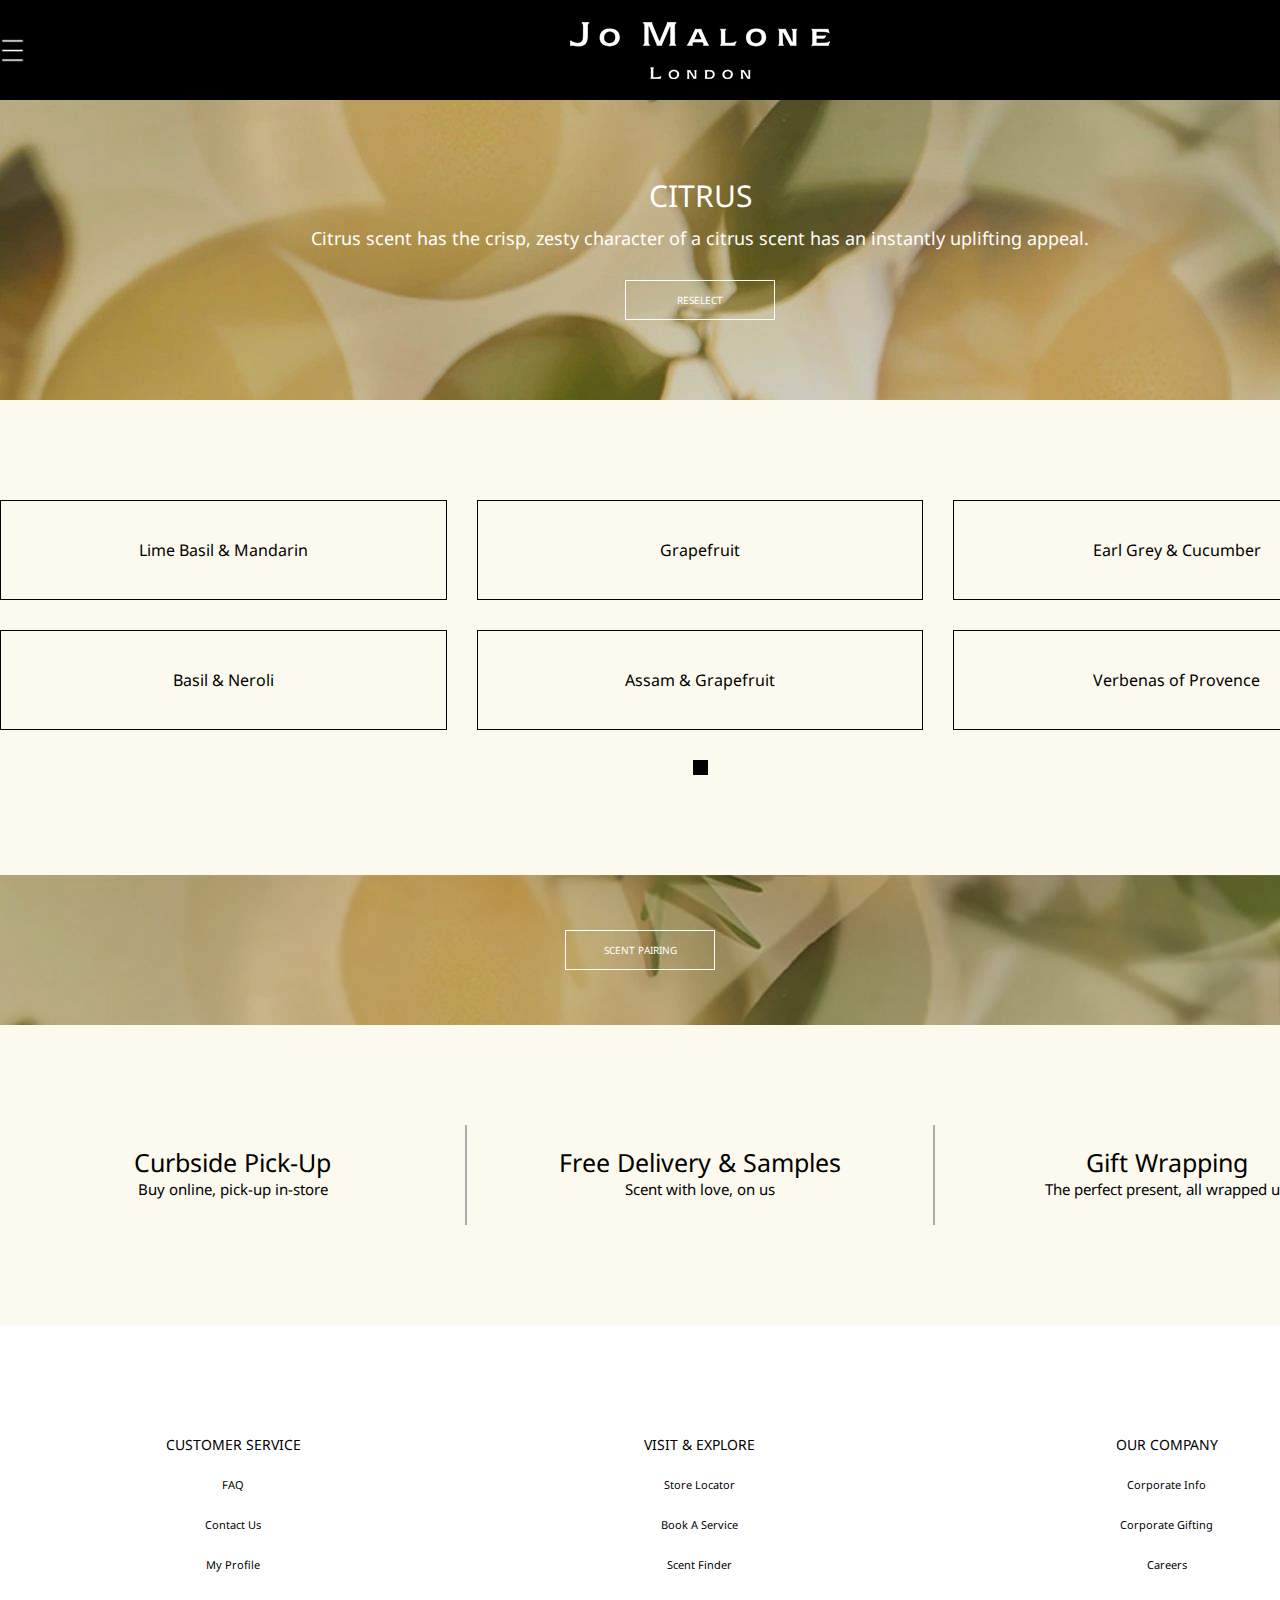
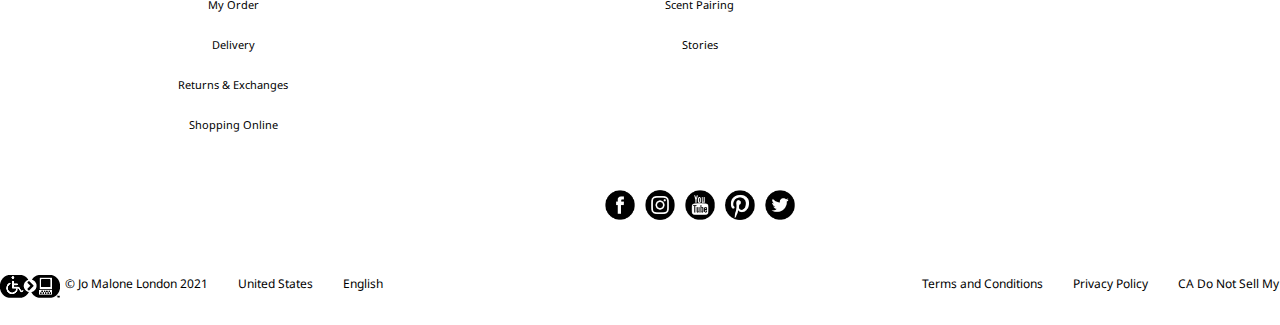
<file: products/scent/citrus/index.html>
<!DOCTYPE html>
<html lang="ko">
<head>
	<meta charset="UTF-8">
	<meta http-equiv="X-UA-Compatible" content="IE=edge">
	<meta name="viewport" content="width=device-width, initial-scale=1.0">
	<title>Jo Malone</title>

    <link href="https://unpkg.com/aos@2.3.1/dist/aos.css" rel="stylesheet">
    <link href="css/layout.css" rel="stylesheet" type="text/css"/>
    <link rel="preconnect" href="https://fonts.gstatic.com">
    <link href="https://fonts.googleapis.com/css2?family=Noto+Sans&display=swap" rel="stylesheet">

    <script src="../../../jquery-3.5.1.js" type="text/javascript" text="javascript"></script>
    <script src="js/main.js" type="text/javascript" text="javascript"></script>
    <script src="https://unpkg.com/aos@2.3.1/dist/aos.js"></script>
    <script src="http://code.jquery.com/jquery-3.1.1.min.js"></script>
    <script src="../../../jquery.easeScroll.js"></script>
</head>
<body>
	<div id="wrap">
        <!--header-->
		<div id="header">
			<div id="top" class="clearfix">
				<div id="top_wrap">
					<div class="top_box">
						<div id="btn"></div>
					</div>

					<div class="top_box">
						<div id="logo"><a href="../../../index.html"><img src="../../../a/jomalone_logo_2.png" alt="jomalone_logo"></a></div>
					</div>

					<div class="top_box">
						<div id="util">
							<ul>
								<li><a href="#"><img src="../../../a/1_find.png" alt="find"/></a></li>
								<li><a href="#"><img src="../../../a/1_login.png" alt="login"/></a></li>
								<li><a href="#"><img src="../../../a/1_mark.png" alt="mark"/></a></li>
								<li><a href="#"><img src="../../../a/1_bag.png" alt="bag"/></a></li>
							</ul>
						</div>
					</div>
				</div>
			</div>
		</div>
		<!--header-->
		
		<!-- menu -->
		<div id="menu" class="clearfix">
			<div id="menu_1">
				<ul>
					<li class="one">
						<div class="back"></div>
					
						<ul>
							<li><a href="../index.html">SCENT</a></li>
							<div class="line"></div>
							<li><a href="#">COLLECTION</a></li>
							<div class="line"></div>
							<li><a href="#">LIMITED EDITION</a></li>
							<div class="line"></div>
							<li><a href="#">SCENT FINDER</a></li>
						</ul>
					</li>
					
					<li class="one">
						<div class="back"></div>
					
						<ul>
							<li><a href="#">GIFTS</a></li>
							<div class="line"></div>
							<li><a href="#">PERSONALISATION</a></li>
							<div class="line"></div>
							<li><a href="#">LITTLE LUXURIES</a></li>
						</ul>
					</li>
								
					<li class="one">
						<div class="back"></div>
					
						<ul>
							<li><a href="#">OUR SERVICES</a></li>
							<div class="line"></div>
							<li><a href="../../../service/pairing/index.html">SCENT PAIRING</a></li>
							<div class="line"></div>
							<li><a href="#">SCENT FINDER</a></li>
						</ul>
					</li>
				</ul>
			</div>
		
			<div id="menu_2">
				<div id="close"></div>
				
				<ul>
					<li><a href="../../../new/index.html">NEW</a></li>
					<div class="line"></div>
					<li>PRODUCTS</li>
					<div class="line"></div>	
					<li>GIFTING</li>
					<div class="line"></div>	
					<li>STORES</li>
					<div class="line"></div>
					<li>SERVICES</li>
					<div class="line"></div>
					<li>STORY</li>
				</ul>
			</div>
		</div>
		<!-- menu -->

        <!-- sec -->
        <div id="sec_all">
            <div id="sec_1">
                <div id="main_img">
					<div class="black"></div>
                </div>
				
				<div id="text_box_1">
					<div id="text_box_wrap">
						<div id="main_title">CITRUS</div>
						<p id="main_ex">Citrus scent has the crisp, zesty character of a citrus scent has an instantly uplifting appeal.</p>
						
						<div id="resel">
							<div id="resel_btn_1">
								<span>RESELECT</span>
							</div>
			
							<div id="resel_btn_2">
								<ul class="clearfix">
									<li><a href="../all/index.html">Comepare All</a></li>
									<li><a href="#">Fruity</a></li>
									<li><a href="#">Light Floral</a></li>
									<li><a href="../floral/index.html">Floral</a></li>
									<li><a href="#">Spicy</a></li>
									<li><a href="#">Woody</a></li>
								</ul>

								<div id="close_btn"></div>
							</div>
						</div>
					</div>
				</div>

                <div id="citrus_pd">
                    <ul>
                        <a href="#"><li>Lime Basil & Mandarin</li></a>
                        <a href="#"><li>Grapefruit</li></a>
                        <a href="#"><li>Earl Grey & Cucumber</li></a>
                        <a href="#"><li>Basil & Neroli</li></a>
                        <a href="#"><li>Assam & Grapefruit</li></a>
                        <a href="#"><li>Verbenas of Provence</li></a>
                    </ul>

					<div id="pd_btn">
						<ul>
							<li class="on"></li>
						</ul>
					</div>
                </div>

                <div id="sub_img">
					<div class="black"></div>
                    <a href="../../../service/pairing/index.html"><div id="pairing">SCENT PAIRING</div></a>
                </div>
            </div>

            <div id="service">
				<ul class="clearfix">
					<li>
						<a href="#">
							<span class="service_1">Curbside Pick-Up</span>
							<span class="service_2">Buy online, pick-up in-store</span>
						</a>
					</li>

					<li>
						<a href="#">
							<span class="service_1">Free Delivery & Samples</span>
							<span class="service_2"> Scent with love, on us</span>
						</a>
					</li>

					<li>
						<a href="#">
							<span class="service_1">Gift Wrapping</span>
							<span class="service_2"> The perfect present, all wrapped up</span>
						</a>
					</li>
				</ul>
			</div>
        </div>
        <!-- sec -->

        <!-- footer -->
		<div id="footer">
			<div id="footer_wrap">
				<div id="footer_1">
					<ul class="clearfix">
						<li class="footer_1_1">CUSTOMER SERVICE
							<ul>
								<li><a href="#">FAQ</a></li>
								<li><a href="#">Contact Us</a></li>
								<li><a href="#">My Profile</a></li>
								<li><a href="#">My Order</a></li>
								<li><a href="#">Delivery</a></li>
								<li><a href="#">Returns & Exchanges</a></li>
								<li><a href="#">Shopping Online</a></li>
							</ul>
						</li>

						<li class="footer_1_1">VISIT & EXPLORE
							<ul>
								<li><a href="#">Store Locator</a></li>
								<li><a href="#">Book A Service</a></li>
								<li><a href="#">Scent Finder</a></li>
								<li><a href="#">Scent Pairing</a></li>
								<li><a href="#">Stories</a></li>
							</ul>
						</li>

						<li class="footer_1_1">OUR COMPANY
							<ul>
								<li><a href="#">Corporate Info</a></li>
								<li><a href="#">Corporate Gifting</a></li>
								<li><a href="#">Careers</a></li>
							</ul>
						</li>
					</ul>
				</div>

				<div id="footer_2">
					<ul class="clearfix">
						<a href="https://www.facebook.com/JoMaloneLondon/">
							<li><img src="../../../a/footer-facebook.png" alt="facebook"></li>
						</a>

						<a href="https://www.instagram.com/JoMaloneLondon/">
							<li><img src="../../../a/footer-insta.png" alt="instagram"></li>
						</a>

						<a href="https://www.youtube.com/user/JoMaloneLondon2012">
							<li><img src="../../../a/footer-youtube.png" alt="youtube"></li>
						</a>

						<a href="https://www.pinterest.co.kr/jomalonelondon/_shop/">
							<li><img src="../../../a/footer-pinter.png" alt="pinterest"></li>
						</a>

						<a href="https://twitter.com/JoMaloneLondon/">
							<li><img src="../../../a/footer-twitter.png" alt="twitter"></li>
						</a>
					</ul>
				</div>

				<div id="footer_3">
					<ul class="clearfix">
						<li class="footer_3_1">
							<ul>
								<li><a href="#"><img src="../../../a/footer-pc.png" alt="pc_access"/></a></li>
								<li>© Jo Malone London 2021</li>
								<li>United States</li>
								<li>English</li>
							</ul>
						</li>
						
						<li class="footer_3_1">
							<ul class="clearfix">
								<li><a href="#">CA Do Not Sell My Personal Information</a></li>
								<li><a href="#">Privacy Policy</a></li>
								<li><a href="#">Terms and Conditions</a></li>
							</ul>
						</li>
					</ul>
				</div>
			</div>
		</div>
		<!-- footer -->
    </div>
</body>
</html>
</file>
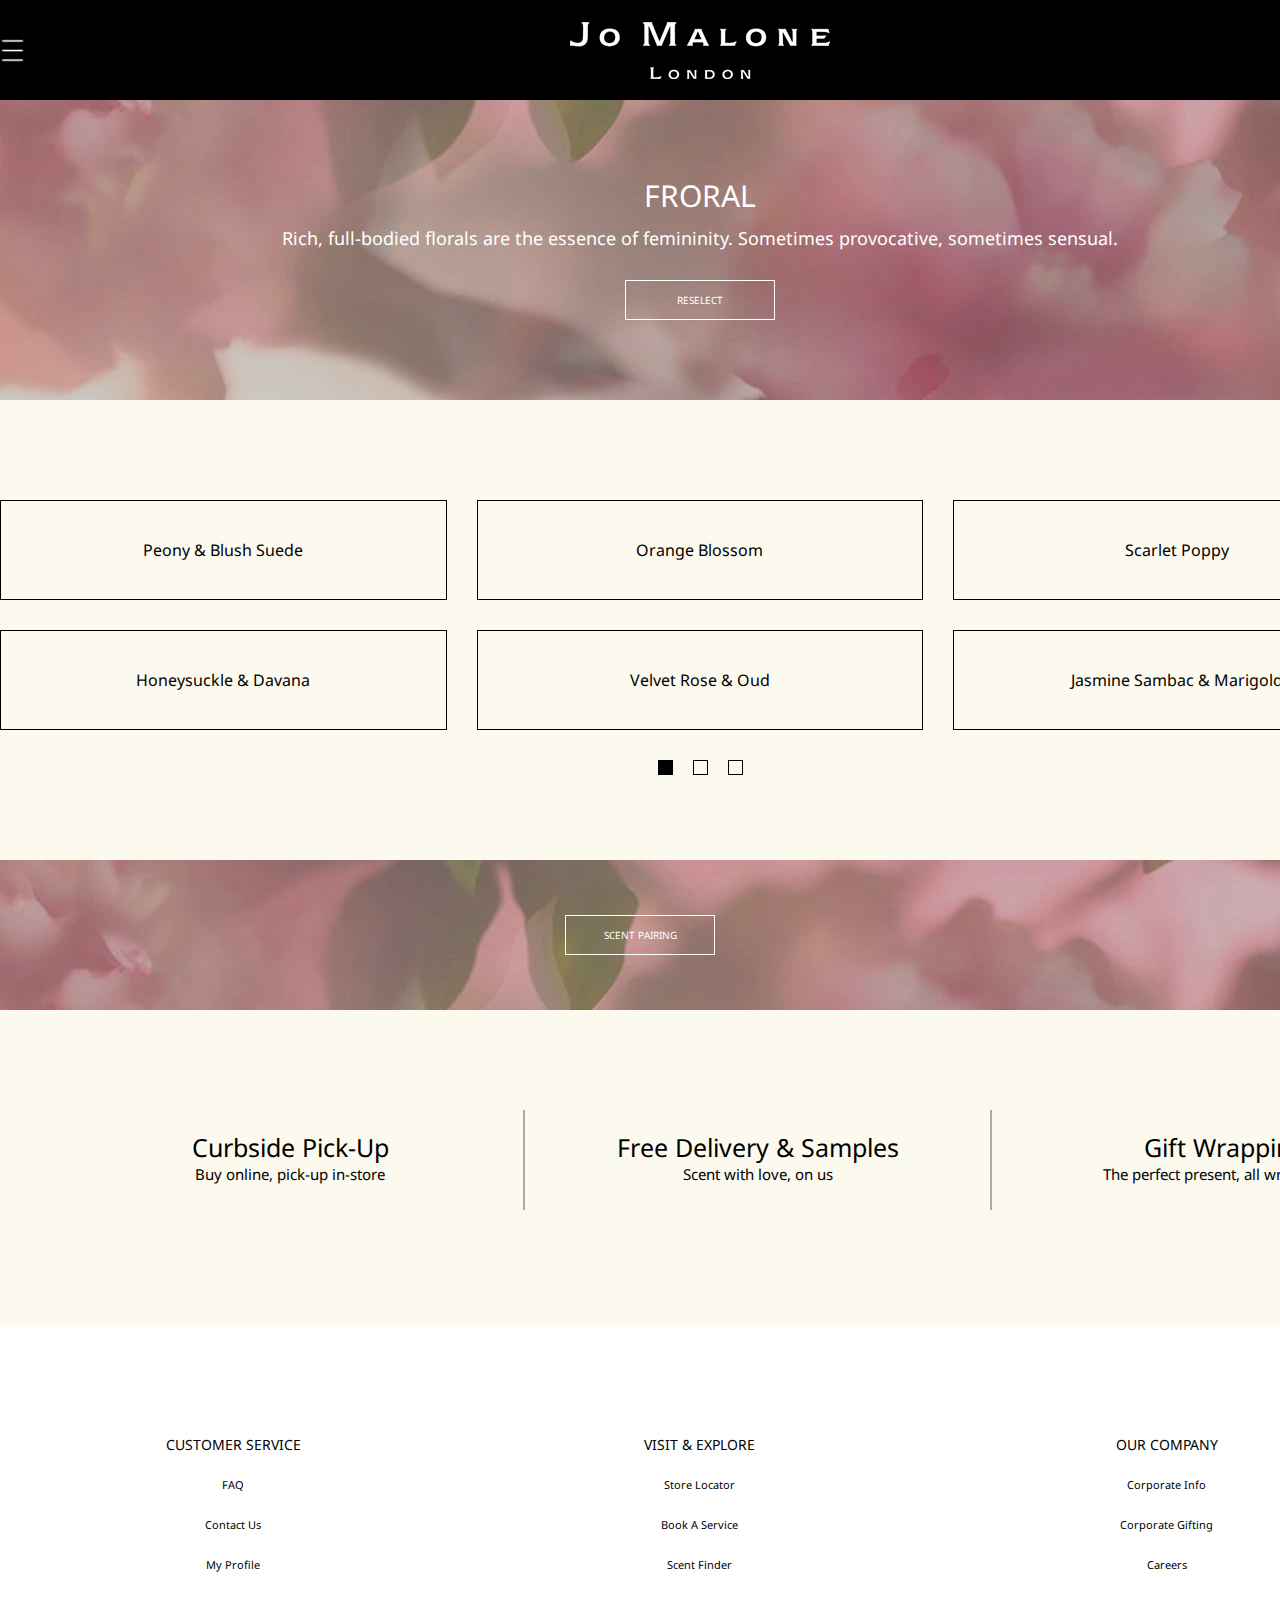
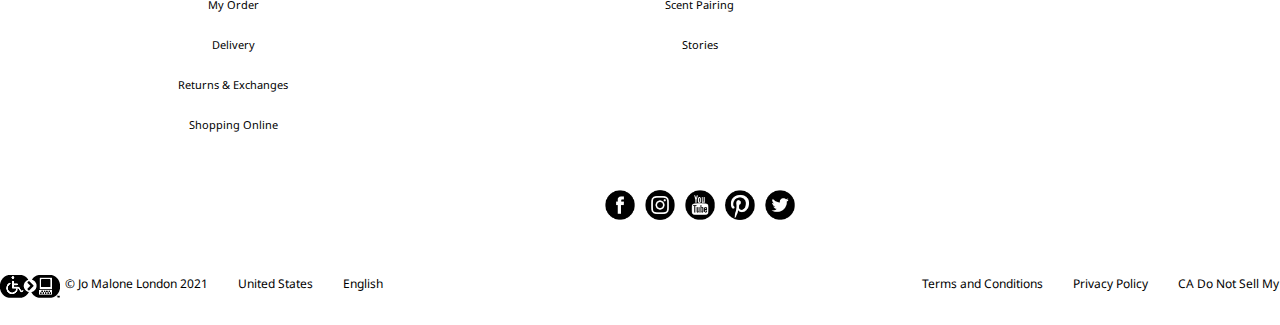
<file: products/scent/floral/index.html>
<!DOCTYPE html>
<html lang="ko">
<head>
	<meta charset="UTF-8">
	<meta http-equiv="X-UA-Compatible" content="IE=edge">
	<meta name="viewport" content="width=device-width, initial-scale=1.0">
	<title>Jo Malone</title>

    <link href="https://unpkg.com/aos@2.3.1/dist/aos.css" rel="stylesheet">
    <link href="css/layout.css" rel="stylesheet" type="text/css"/>
    <link rel="preconnect" href="https://fonts.gstatic.com">
    <link href="https://fonts.googleapis.com/css2?family=Noto+Sans&display=swap" rel="stylesheet">

    <script src="../../../jquery-3.5.1.js" type="text/javascript" text="javascript"></script>
    <script src="js/main.js" type="text/javascript" text="javascript"></script>
    <script src="https://unpkg.com/aos@2.3.1/dist/aos.js"></script>
    <script src="http://code.jquery.com/jquery-3.1.1.min.js"></script>
    <script src="../../../jquery.easeScroll.js"></script>
</head>
<body>
	<div id="wrap">
        <!--header-->
		<div id="header">
			<div id="top" class="clearfix">
				<div id="top_wrap">
					<div class="top_box">
						<div id="btn"></div>
					</div>

					<div class="top_box">
						<div id="logo"><a href="../../../index.html"><img src="../../../a/jomalone_logo_2.png" alt="jomalone_logo"></a></div>
					</div>

					<div class="top_box">
						<div id="util">
							<ul>
								<li><a href="#"><img src="../../../a/1_find.png" alt="find"/></a></li>
								<li><a href="#"><img src="../../../a/1_login.png" alt="login"/></a></li>
								<li><a href="#"><img src="../../../a/1_mark.png" alt="mark"/></a></li>
								<li><a href="#"><img src="../../../a/1_bag.png" alt="bag"/></a></li>
							</ul>
						</div>
					</div>
				</div>
			</div>
		</div>
		<!--header-->
		
		<!-- menu -->
		<div id="menu" class="clearfix">
			<div id="menu_1">
				<ul>
					<li class="one">
						<div class="back"></div>
					
						<ul>
							<li><a href="../index.html">SCENT</a></li>
							<div class="line"></div>
							<li><a href="#">COLLECTION</a></li>
							<div class="line"></div>
							<li><a href="#">LIMITED EDITION</a></li>
							<div class="line"></div>
							<li><a href="#">SCENT FINDER</a></li>
						</ul>
					</li>
					
					<li class="one">
						<div class="back"></div>
					
						<ul>
							<li><a href="#">GIFTS</a></li>
							<div class="line"></div>
							<li><a href="#">PERSONALISATION</a></li>
							<div class="line"></div>
							<li><a href="#">LITTLE LUXURIES</a></li>
						</ul>
					</li>
								
					<li class="one">
						<div class="back"></div>
					
						<ul>
							<li><a href="#">OUR SERVICES</a></li>
							<div class="line"></div>
							<li><a href="../../../service/pairing/index.html">SCENT PAIRING</a></li>
							<div class="line"></div>
							<li><a href="#">SCENT FINDER</a></li>
						</ul>
					</li>
				</ul>
			</div>
		
			<div id="menu_2">
				<div id="close"></div>
				
				<ul>
					<li><a href="../../../new/index.html">NEW</a></li>
					<div class="line"></div>
					<li>PRODUCTS</li>
					<div class="line"></div>	
					<li>GIFTING</li>
					<div class="line"></div>	
					<li>STORES</li>
					<div class="line"></div>
					<li>SERVICES</li>
					<div class="line"></div>
					<li>STORY</li>
				</ul>
			</div>
		</div>
		<!-- menu -->

        <!-- sec -->
        <div id="sec_all">
            <div id="sec_1">
                <div id="main_img">
					<div class="black"></div>
                </div>
				
				<div id="text_box_1">
					<div id="text_box_wrap">
						<div id="main_title">FRORAL</div>
						<p id="main_ex">Rich, full-bodied florals are the essence of femininity. Sometimes provocative, sometimes sensual.</p>
						
						<div id="resel">
							<div id="resel_btn_1">
								<span>RESELECT</span>
							</div>
			
							<div id="resel_btn_2">
								<ul class="clearfix">
									<li><a href="../all/index.html">Comepare All</a></li>
									<li><a href="../citrus/index.html">Citrus</a></li>
									<li><a href="#">Fruity</a></li>
									<li><a href="#">Light Floral</a></li>
									<li><a href="#">Spicy</a></li>
									<li><a href="#">Woody</a></li>
								</ul>

								<div id="close_btn"></div>
							</div>
						</div>
					</div>
				</div>

                <div id="floral_pd">
					<div id="list_wrap">
						<ul id="one" class="clearfix">
							<a href="#"><li>Peony & Blush Suede</li></a>
							<a href="#"><li>Orange Blossom</li></a>
							<a href="#"><li>Scarlet Poppy</li></a>
							<a href="#"><li>Honeysuckle & Davana</li></a>
							<a href="#"><li>Velvet Rose & Oud</li></a>
							<a href="#"><li>Jasmine Sambac & Marigold</li></a>
						</ul>

						<ul id="two" class="clearfix">
							<a href="#"><li>Tuberose & Angelica</li></a>
							<a href="#"><li>Rose & White Musk</li></a>
							<a href="#"><li>Violet & Amber</li></a>
							<a href="#"><li>Gardenia & Oud</li></a>
							<a href="#"><li>Blue Agave & Cacao</li></a>
							<a href="#"><li>Vintage Gardenia</li></a>
						</ul>

						<ul id="three" class="clearfix">
							<a href="#"><li>Lino Nel Vento</li></a>
							<a href="#"><li>Mimosa & Cardamom</li></a>
						</ul>
					</div>

					<div id="pd_btn">
						<ul>
							<li class="on"></li>
							<li></li>
							<li></li>
						</ul>
					</div>
                </div>

                <div id="sub_img">
					<div class="black"></div>
                    <a href="../../../service/pairing/index.html"><div id="pairing">SCENT PAIRING</div></a>
                </div>
            </div>

            <div id="service">
				<ul class="clearfix">
					<li>
						<a href="#">
							<span class="service_1">Curbside Pick-Up</span>
							<span class="service_2">Buy online, pick-up in-store</span>
						</a>
					</li>

					<li>
						<a href="#">
							<span class="service_1">Free Delivery & Samples</span>
							<span class="service_2"> Scent with love, on us</span>
						</a>
					</li>

					<li>
						<a href="#">
							<span class="service_1">Gift Wrapping</span>
							<span class="service_2"> The perfect present, all wrapped up</span>
						</a>
					</li>
				</ul>
			</div>
        </div>
        <!-- sec -->

        <!-- footer -->
		<div id="footer">
			<div id="footer_wrap">
				<div id="footer_1">
					<ul class="clearfix">
						<li class="footer_1_1">CUSTOMER SERVICE
							<ul>
								<li><a href="#">FAQ</a></li>
								<li><a href="#">Contact Us</a></li>
								<li><a href="#">My Profile</a></li>
								<li><a href="#">My Order</a></li>
								<li><a href="#">Delivery</a></li>
								<li><a href="#">Returns & Exchanges</a></li>
								<li><a href="#">Shopping Online</a></li>
							</ul>
						</li>

						<li class="footer_1_1">VISIT & EXPLORE
							<ul>
								<li><a href="#">Store Locator</a></li>
								<li><a href="#">Book A Service</a></li>
								<li><a href="#">Scent Finder</a></li>
								<li><a href="#">Scent Pairing</a></li>
								<li><a href="#">Stories</a></li>
							</ul>
						</li>

						<li class="footer_1_1">OUR COMPANY
							<ul>
								<li><a href="#">Corporate Info</a></li>
								<li><a href="#">Corporate Gifting</a></li>
								<li><a href="#">Careers</a></li>
							</ul>
						</li>
					</ul>
				</div>

				<div id="footer_2">
					<ul class="clearfix">
						<a href="https://www.facebook.com/JoMaloneLondon/">
							<li><img src="../../../a/footer-facebook.png" alt="facebook"></li>
						</a>

						<a href="https://www.instagram.com/JoMaloneLondon/">
							<li><img src="../../../a/footer-insta.png" alt="instagram"></li>
						</a>

						<a href="https://www.youtube.com/user/JoMaloneLondon2012">
							<li><img src="../../../a/footer-youtube.png" alt="youtube"></li>
						</a>

						<a href="https://www.pinterest.co.kr/jomalonelondon/_shop/">
							<li><img src="../../../a/footer-pinter.png" alt="pinterest"></li>
						</a>

						<a href="https://twitter.com/JoMaloneLondon/">
							<li><img src="../../../a/footer-twitter.png" alt="twitter"></li>
						</a>
					</ul>
				</div>

				<div id="footer_3">
					<ul class="clearfix">
						<li class="footer_3_1">
							<ul>
								<li><a href="#"><img src="../../../a/footer-pc.png" alt="pc_access"/></a></li>
								<li>© Jo Malone London 2021</li>
								<li>United States</li>
								<li>English</li>
							</ul>
						</li>
						
						<li class="footer_3_1">
							<ul class="clearfix">
								<li><a href="#">CA Do Not Sell My Personal Information</a></li>
								<li><a href="#">Privacy Policy</a></li>
								<li><a href="#">Terms and Conditions</a></li>
							</ul>
						</li>
					</ul>
				</div>
			</div>
		</div>
		<!-- footer -->
    </div>
</body>
</html>
</file>
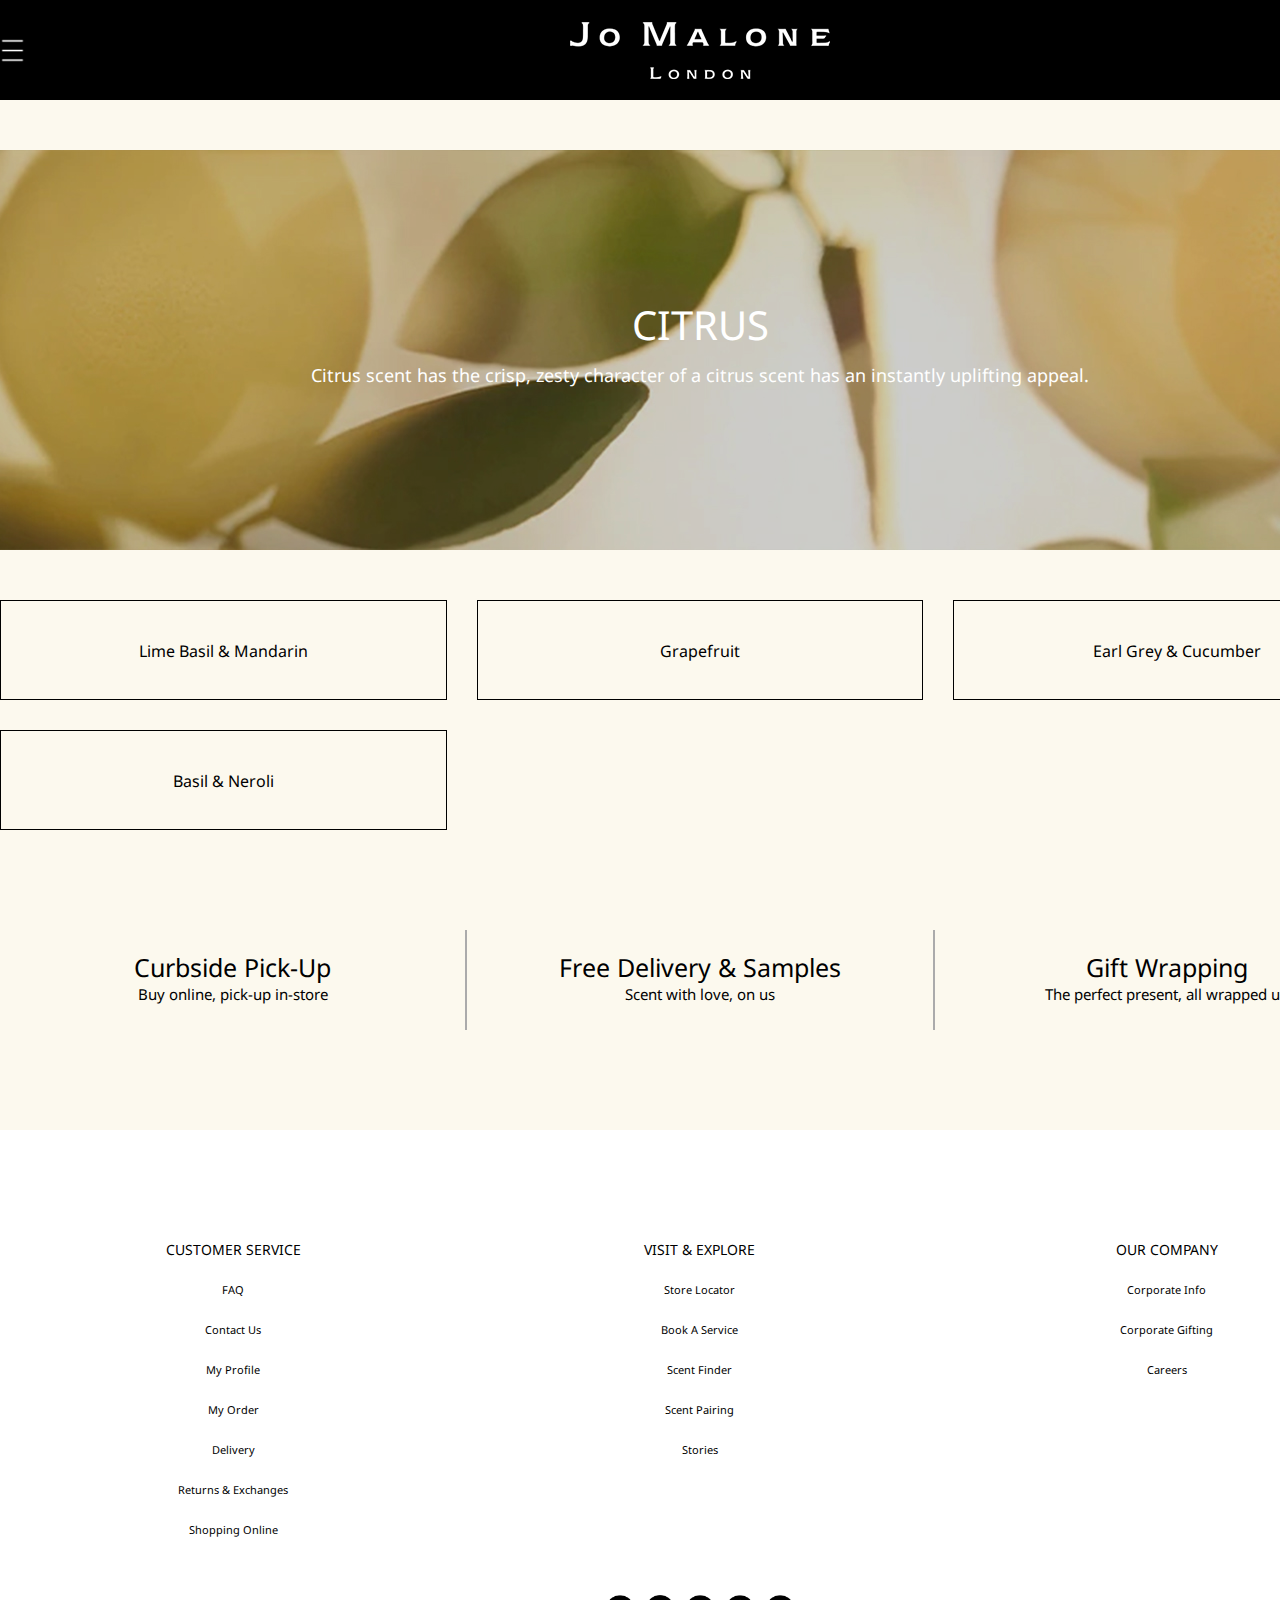
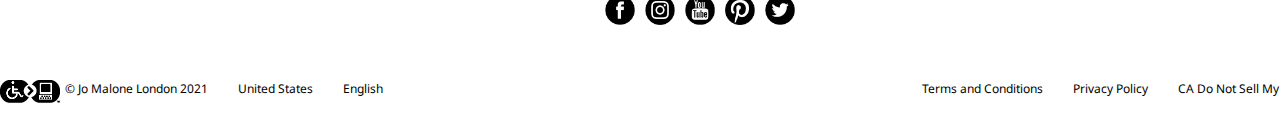
<file: service/pairing/p-citrus/index.html>
<!DOCTYPE html>
<html lang="ko">
<head>
    <meta charset="UTF-8">
    <meta http-equiv="X-UA-Compatible" content="IE=edge">
    <meta name="viewport" content="width=device-width, initial-scale=1.0">
    <title>Jo Malone</title>

    <link href="https://unpkg.com/aos@2.3.1/dist/aos.css" rel="stylesheet">
    <link href="css/layout.css" rel="stylesheet" type="text/css"/>
    <link rel="preconnect" href="https://fonts.gstatic.com">
    <link href="https://fonts.googleapis.com/css2?family=Noto+Sans&display=swap" rel="stylesheet">
	<link rel="preconnect" href="https://fonts.gstatic.com">
	<link rel="preconnect" href="https://fonts.gstatic.com">

    <script src="../../../jquery-3.5.1.js" type="text/javascript" text="javascript"></script>
    <script src="js/main.js" type="text/javascript" text="javascript"></script>
    <script src="https://unpkg.com/aos@2.3.1/dist/aos.js"></script>
    <script src="http://code.jquery.com/jquery-3.1.1.min.js"></script>
    <script src="../../../jquery.easeScroll.js"></script>
</head>
<body>
    <div id="wrap">
        <!--header-->
		<div id="header">
			<div id="top" class="clearfix">
				<div id="top_wrap">
					<div class="top_box">
						<div id="btn"></div>
					</div>

					<div class="top_box">
						<div id="logo"><a href="../../../index.html"><img src="../../../a/jomalone_logo_2.png" alt="jomalone_logo"></a></div>
					</div>

					<div class="top_box">
						<div id="util">
							<ul>
								<li><a href="#"><img src="../../../a/1_find.png" alt="find"/></a></li>
								<li><a href="#"><img src="../../../a/1_login.png" alt="login"/></a></li>
								<li><a href="#"><img src="../../../a/1_mark.png" alt="mark"/></a></li>
								<li><a href="#"><img src="../../../a/1_bag.png" alt="bag"/></a></li>
							</ul>
						</div>
					</div>
				</div>
			</div>
		</div>
		<!--header-->
		
		<!-- menu -->
		<div id="menu" class="clearfix">
			<div id="menu_1">
				<ul>
					<li class="one">
						<div class="back"></div>
					
						<ul>
							<li><a href="../../../products/scent/index.html">SCENT</a></li>
							<div class="line"></div>
							<li><a href="#">COLLECTION</a></li>
							<div class="line"></div>
							<li><a href="#">LIMITED EDITION</a></li>
							<div class="line"></div>
							<li><a href="#">SCENT FINDER</a></li>
						</ul>
					</li>
					
					<li class="one">
						<div class="back"></div>
					
						<ul>
							<li><a href="#">GIFTS</a></li>
							<div class="line"></div>
							<li><a href="#">PERSONALISATION</a></li>
							<div class="line"></div>
							<li><a href="#">LITTLE LUXURIES</a></li>
						</ul>
					</li>
								
					<li class="one">
						<div class="back"></div>
					
						<ul>
							<li><a href="#">OUR SERVICES</a></li>
							<div class="line"></div>
							<li><a href="../index.html">SCENT PAIRING</a></li>
							<div class="line"></div>
							<li><a href="#">SCENT FINDER</a></li>
						</ul>
					</li>
				</ul>
			</div>
		
			<div id="menu_2">
				<div id="close"></div>
				
				<ul>
					<li><a href="../../../new/index.html">NEW</a></li>
					<div class="line"></div>
					<li>PRODUCTS</li>
					<div class="line"></div>	
					<li>GIFTING</li>
					<div class="line"></div>	
					<li><a href="#">STORES</a></li>
					<div class="line"></div>
					<li>SERVICES</li>
					<div class="line"></div>
					<li><a href="#">STORY</a></li>
				</ul>
			</div>
		</div>
		<!-- menu -->

        <div id="sec_wrap">
            <div id="sec_1">
                <div id="main_img">
                    <div class="main_text">
                        <div>CITRUS</div>
                        <p>Citrus scent has the crisp, zesty character of a citrus scent has an instantly uplifting appeal.</p>
                    </div>

                    <div class="black"></div>
                </div>

                <div id="citrus_sel">
                    <ul class="clearfix">
                        <li>Lime Basil & Mandarin</li>
                        <li>Grapefruit</li>
                        <li>Earl Grey & Cucumber</li>
                        <li>Basil & Neroli</li>
                    </ul>
                </div>

				<div id="choice_box_wrap">
					<div id="lime">
						<div class="choice_box">
							<ul>
								<li class="on">
									<div class="choice_img"><img src="../a/fr_blackberry_1.jpg" alt="Blackberry"/></div>
									<div class="choice_title">Blackberry & Bay</div>
									<span>Fruity</span>
									<p>Brings a vibrant juicy depth.</p>
								</li>

								<li>
									<div class="choice_img"><img src="../a/fr_freesia_1.jpg" alt="Freesia"/></div>
									<div class="choice_title">English Pear & Freesia</div>
									<span>Fruity</span>
									<p>Softens with a mellow, sensuous freshness.</p>
								</li>

								<li>
									<div class="choice_img"><img src="../a/w_Pomegranate_1.jpg" alt="Pomegranate"/></div>
									<div class="choice_title">Pomegranate Noir</div>
									<span>Woody</span>
									<p>Deepens with intensity and sensuality.</p>
								</li>

								<li>
									<div class="choice_img"><img src="../a/w_wood_1.jpg" alt="woodsage"/></div>
									<div class="choice_title">Wood Sage & Sea Salt</div>
									<span>Woody</span>
									<p>Enwraps with woody warmth and adds a fresh note of sea salt.</p>
								</li>
							</ul>
						</div>

						<div class="next_btn">NEXT ></div>
					</div>

					<div id="grapefruit">
						<div class="choice_box">
							<ul>
								<li>
									<div class="choice_img"><img src="../a/c_neroli_1.jpg" alt="Neroli"/></div>
									<div class="choice_title">Basil & Neroli</div>
									<span>Citrus</span>
									<p>Adds an original twist of lively freshness.</p>
								</li>

								<li>
									<div class="choice_img"><img src="../a/li_redrose_1.jpg" alt="Redrose"/></div>
									<div class="choice_title">Red Roses</div>
									<span>Light floral</span>
									<p>Adds a clear, rose accent.</p>
								</li>

								<li>
									<div class="choice_img"><img src="../a/w_Bronzewood_1.jpg" alt="Bronze"/></div>
									<div class="choice_title">Bronze Wood & Leather</div>
									<span>Woody</span>
									<p>Warms and intensifies with soft and smoky woods and addictive leather.</p>
								</li>

								<li>
									<div class="choice_img"><img src="../a/w_Oud & Bergamo_1.jpg" alt="Bergamot"/></div>
									<div class="choice_title">Oud & Bergamot</div>
									<span>Woody</span>
									<p>Intensifies with precious woods.</p>
								</li>
							</ul>
						</div>

						<div class="next_btn">NEXT ></div>
					</div>

					<div id="cucumber">
						<div class="choice_box">
							<ul>
								<li>
									<div class="choice_img"><img src="../a/c_grape_1.jpg" alt="Grapefruit"/></div>
									<div class="choice_title">Grapefruit</div>
									<span>Citrus</span>
									<p>Instantly lifts and brightens.</p>
								</li>

								<li>
									<div class="choice_img"><img src="../a/li_wildblue_1.jpg" alt="Wild Bluebell"/></div>
									<div class="choice_title">Wild Bluebell</div>
									<span>Light floral</span>
									<p>Refreshes with hints of dewy wild flowers.</p>
								</li>

								<li>
									<div class="choice_img"><img src="../a/fl_orange_1.jpg" alt="Orange Blossom"/></div>
									<div class="choice_title">Orange Blossom</div>
									<span>Floral</span>
									<p>Brightens with a shimmering, floral bouquet.</p>
								</li>

								<li>
									<div class="choice_img"><img src="../a/fl_Tuberose_1.jpg" alt="Tuberose"/></div>
									<div class="choice_title">Tuberose Angelica</div>
									<span>Floral</span>
									<p>Adds an intoxicating floral voluptuousness.</p>
								</li>
							</ul>
						</div>

						<div class="next_btn">NEXT ></div>
					</div>

					<div id="neroli">
						<div class="choice_box">
							<ul class="clearfix">
								<li>
									<div class="choice_img"><img src="../a/c_cucum_1.jpg" alt="Cucumber"/></div>
									<div class="choice_title">Earl Grey & Cucumber</div>
									<span>Citrus</span>
									<p>Lifts with a refined, quirky accent.</p>
								</li>

								<li>
									<div class="choice_img"><img src="../a/c_grape_1.jpg" alt="Grapefruit"/></div>
									<div class="choice_title">Grapefruit</div>
									<span>Citrus</span>
									<p>Instantly lifts and brightens.</p>
								</li>

								<li>
									<div class="choice_img"><img src="../a/w_Black Cedarwood_1.jpg" alt="Juniper"/></div>
									<div class="choice_title">Black Cedarwood & Juniper</div>
									<span>Woody</span>
									<p>Adds an urban edge.</p>
								</li>

								<li>
									<div class="choice_img"><img src="../a/w_wood_1.jpg" alt="woodsage"/></div>
									<div class="choice_title">Wood Sage & Sea Salt</div>
									<span>Woody</span>
									<p>Enwraps with woody warmth and adds a fresh note of sea salt.</p>
								</li>
							</ul>
						</div>

						<div class="next_btn">NEXT ></div>
					</div>
				</div>
            </div>
			<!-- sec_1 완료 -->

			<div id="service">
				<ul class="clearfix">
					<li>
						<a href="#">
							<span class="service_1">Curbside Pick-Up</span>
							<span class="service_2">Buy online, pick-up in-store</span>
						</a>
					</li>

					<li>
						<a href="#">
							<span class="service_1">Free Delivery & Samples</span>
							<span class="service_2"> Scent with love, on us</span>
						</a>
					</li>

					<li>
						<a href="#">
							<span class="service_1">Gift Wrapping</span>
							<span class="service_2"> The perfect present, all wrapped up</span>
						</a>
					</li>
				</ul>
			</div>
        </div>
		<!-- sec_wrap 완료 -->

		<!-- footer -->
		<div id="footer">
			<div id="footer_wrap">
				<div id="footer_1">
					<ul class="clearfix">
						<li class="footer_1_1">CUSTOMER SERVICE
							<ul>
								<li><a href="#">FAQ</a></li>
								<li><a href="#">Contact Us</a></li>
								<li><a href="#">My Profile</a></li>
								<li><a href="#">My Order</a></li>
								<li><a href="#">Delivery</a></li>
								<li><a href="#">Returns & Exchanges</a></li>
								<li><a href="#">Shopping Online</a></li>
							</ul>
						</li>

						<li class="footer_1_1">VISIT & EXPLORE
							<ul>
								<li><a href="#">Store Locator</a></li>
								<li><a href="#">Book A Service</a></li>
								<li><a href="#">Scent Finder</a></li>
								<li><a href="#">Scent Pairing</a></li>
								<li><a href="#">Stories</a></li>
							</ul>
						</li>

						<li class="footer_1_1">OUR COMPANY
							<ul>
								<li><a href="#">Corporate Info</a></li>
								<li><a href="#">Corporate Gifting</a></li>
								<li><a href="#">Careers</a></li>
							</ul>
						</li>
					</ul>
				</div>

				<div id="footer_2">
					<ul class="clearfix">
						<a href="https://www.facebook.com/JoMaloneLondon/">
							<li><img src="../../../a/footer-facebook.png" alt="facebook"></li>
						</a>

						<a href="https://www.instagram.com/JoMaloneLondon/">
							<li><img src="../../../a/footer-insta.png" alt="instagram"></li>
						</a>

						<a href="https://www.youtube.com/user/JoMaloneLondon2012">
							<li><img src="../../../a/footer-youtube.png" alt="youtube"></li>
						</a>

						<a href="https://www.pinterest.co.kr/jomalonelondon/_shop/">
							<li><img src="../../../a/footer-pinter.png" alt="pinterest"></li>
						</a>

						<a href="https://twitter.com/JoMaloneLondon/">
							<li><img src="../../../a/footer-twitter.png" alt="twitter"></li>
						</a>
					</ul>
				</div>

				<div id="footer_3">
					<ul class="clearfix">
						<li class="footer_3_1">
							<ul>
								<li><a href="#"><img src="../../../a/footer-pc.png" alt="pc_access"/></a></li>
								<li>© Jo Malone London 2021</li>
								<li>United States</li>
								<li>English</li>
							</ul>
						</li>
						
						<li class="footer_3_1">
							<ul class="clearfix">
								<li><a href="#">CA Do Not Sell My Personal Information</a></li>
								<li><a href="#">Privacy Policy</a></li>
								<li><a href="#">Terms and Conditions</a></li>
							</ul>
						</li>
					</ul>
				</div>
			</div>
		</div>
		<!-- footer -->
    </div>
</body>
</html>
</file>
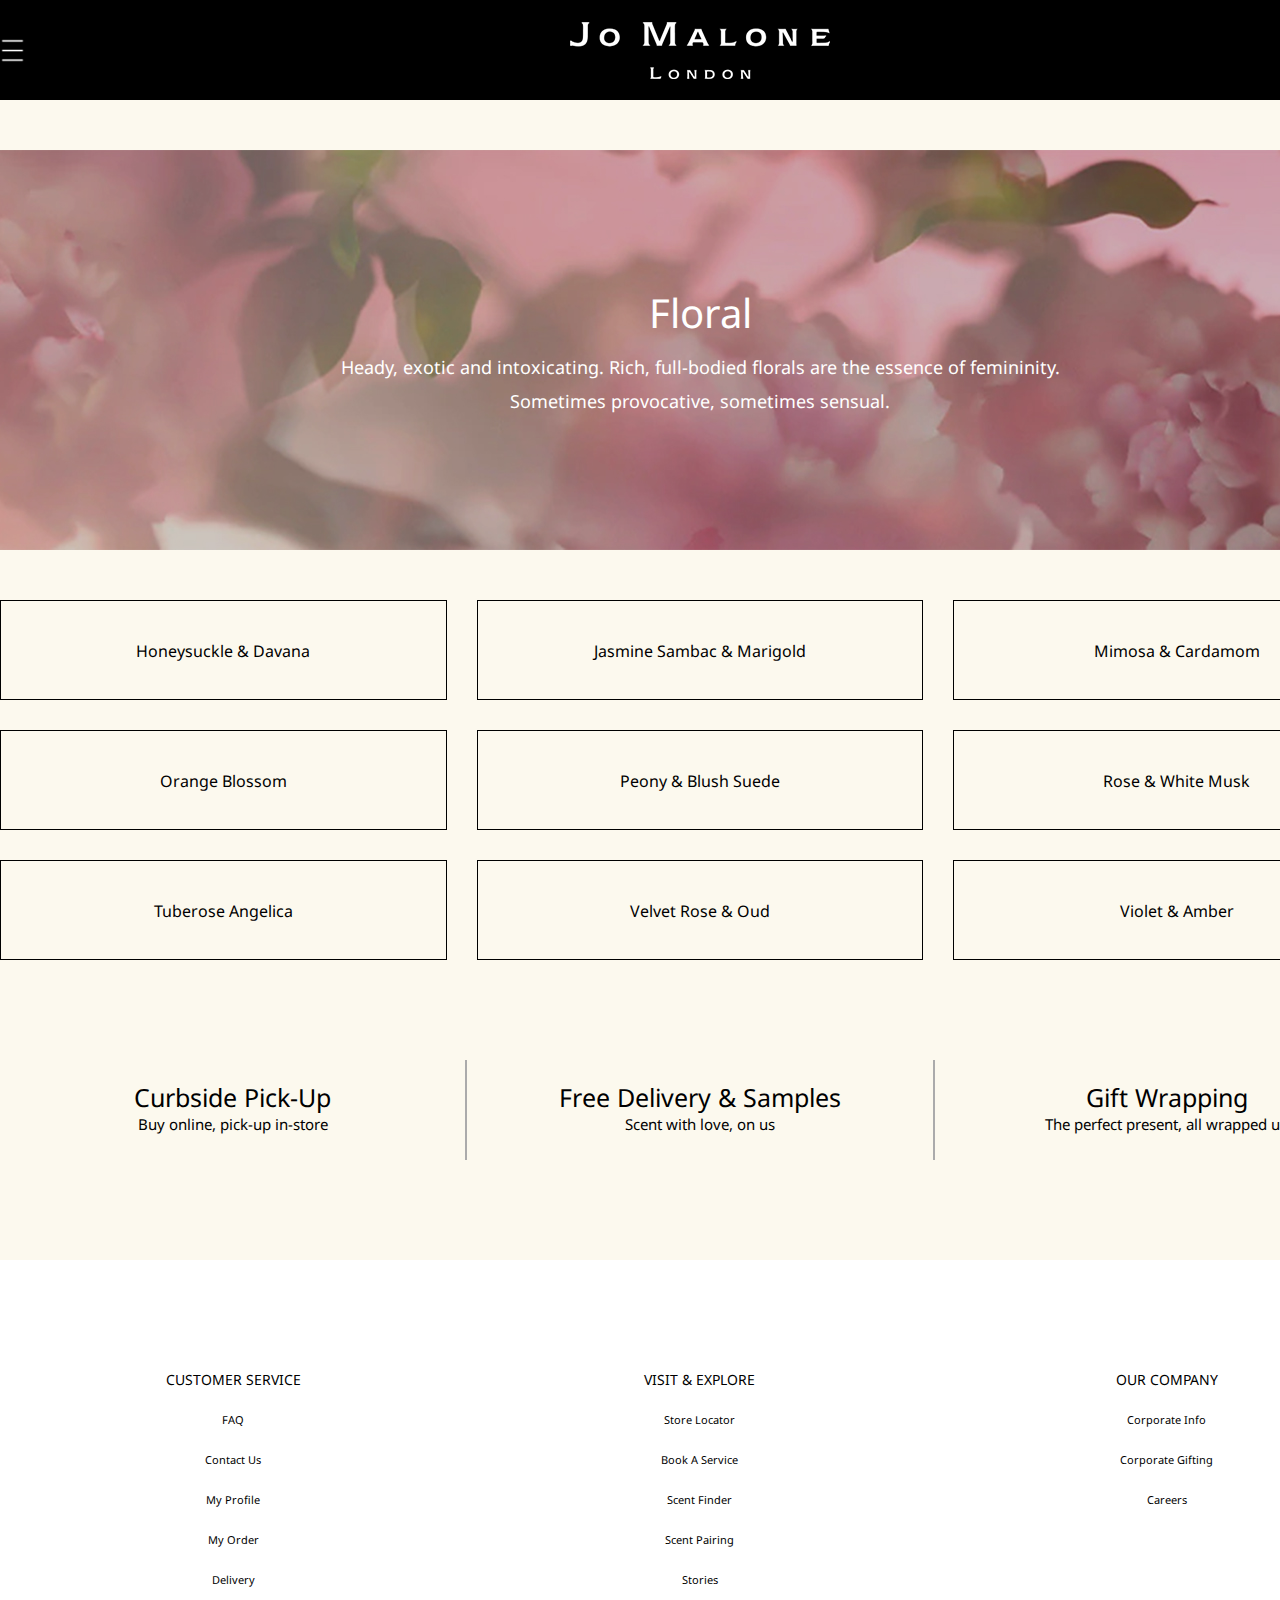
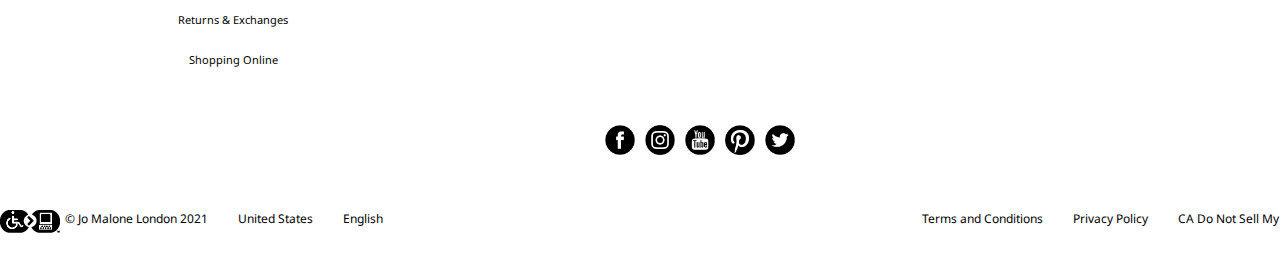
<file: service/pairing/p-floral/index.html>
<!DOCTYPE html>
<html lang="ko">
<head>
    <meta charset="UTF-8">
    <meta http-equiv="X-UA-Compatible" content="IE=edge">
    <meta name="viewport" content="width=device-width, initial-scale=1.0">
    <title>Jo Malone</title>

    <link href="https://unpkg.com/aos@2.3.1/dist/aos.css" rel="stylesheet">
    <link href="css/layout.css" rel="stylesheet" type="text/css"/>
    <link rel="preconnect" href="https://fonts.gstatic.com">
    <link href="https://fonts.googleapis.com/css2?family=Noto+Sans&display=swap" rel="stylesheet">
	<link rel="preconnect" href="https://fonts.gstatic.com">
	<link rel="preconnect" href="https://fonts.gstatic.com">

    <script src="../../../jquery-3.5.1.js" type="text/javascript" text="javascript"></script>
    <script src="js/main.js" type="text/javascript" text="javascript"></script>
    <script src="https://unpkg.com/aos@2.3.1/dist/aos.js"></script>
    <script src="http://code.jquery.com/jquery-3.1.1.min.js"></script>
    <script src="../../../jquery.easeScroll.js"></script>
</head>
<body>
    <div id="wrap">
        <!--header-->
		<div id="header">
			<div id="top" class="clearfix">
				<div id="top_wrap">
					<div class="top_box">
						<div id="btn"></div>
					</div>

					<div class="top_box">
						<div id="logo"><a href="../../../index.html"><img src="../../../a/jomalone_logo_2.png" alt="jomalone_logo"></a></div>
					</div>

					<div class="top_box">
						<div id="util">
							<ul>
								<li><a href="#"><img src="../../../a/1_find.png" alt="find"/></a></li>
								<li><a href="#"><img src="../../../a/1_login.png" alt="login"/></a></li>
								<li><a href="#"><img src="../../../a/1_mark.png" alt="mark"/></a></li>
								<li><a href="#"><img src="../../../a/1_bag.png" alt="bag"/></a></li>
							</ul>
						</div>
					</div>
				</div>
			</div>
		</div>
		<!--header-->
		
		<!-- menu -->
		<div id="menu" class="clearfix">
			<div id="menu_1">
				<ul>
					<li class="one">
						<div class="back"></div>
					
						<ul>
							<li><a href="../../../products/scent/index.html">SCENT</a></li>
							<div class="line"></div>
							<li><a href="#">COLLECTION</a></li>
							<div class="line"></div>
							<li><a href="#">LIMITED EDITION</a></li>
							<div class="line"></div>
							<li><a href="#">SCENT FINDER</a></li>
						</ul>
					</li>
					
					<li class="one">
						<div class="back"></div>
					
						<ul>
							<li><a href="#">GIFTS</a></li>
							<div class="line"></div>
							<li><a href="#">PERSONALISATION</a></li>
							<div class="line"></div>
							<li><a href="#">LITTLE LUXURIES</a></li>
						</ul>
					</li>
								
					<li class="one">
						<div class="back"></div>
					
						<ul>
							<li><a href="#">OUR SERVICES</a></li>
							<div class="line"></div>
							<li><a href="../index.html">SCENT PAIRING</a></li>
							<div class="line"></div>
							<li><a href="#">SCENT FINDER</a></li>
						</ul>
					</li>
				</ul>
			</div>
		
			<div id="menu_2">
				<div id="close"></div>
				
				<ul>
					<li><a href="../../../new/index.html">NEW</a></li>
					<div class="line"></div>
					<li>PRODUCTS</li>
					<div class="line"></div>	
					<li>GIFTING</li>
					<div class="line"></div>	
					<li><a href="#">STORES</a></li>
					<div class="line"></div>
					<li>SERVICES</li>
					<div class="line"></div>
					<li><a href="#">STORY</a></li>
				</ul>
			</div>
		</div>
		<!-- menu -->

        <div id="sec_wrap">
            <div id="sec_1">
                <div id="main_img">
                    <div class="main_text">
                        <div>Floral</div>
                        <p>Heady, exotic and intoxicating. Rich, full-bodied florals are the essence of femininity. Sometimes provocative, sometimes sensual.</p>
                    </div>

                    <div class="black"></div>
                </div>

                <div id="floral_sel">
                    <ul class="clearfix">
                        <li>Honeysuckle & Davana</li>
                        <li>Jasmine Sambac & Marigold</li>
                        <li>Mimosa & Cardamom</li>
                        <li>Orange Blossom</li>
						<li>Peony & Blush Suede</li>
                        <li>Rose & White Musk</li>
                        <li>Tuberose Angelica</li>
                        <li>Velvet Rose & Oud</li>
						<li>Violet & Amber</li>
                    </ul>
                </div>

				<div id="choice_box_wrap">
					<div id="honey">
						<div class="choice_box">
							<ul>
								<li>
									<div class="choice_img"><img src="../a/fr_freesia_1.jpg" alt="Freesia"/></div>
									<div class="choice_title">English Pear & Freesia</div>
									<span>Fruity</span>
									<p>Softens with a mellow, sensuous freshness.</p>
								</li>

								<li>
									<div class="choice_img"><img src="../a/fl_peony_1.jpg" alt="Peony"/></div>
									<div class="choice_title">Peony & Blush Suede</div>
									<span>Floral</span>
									<p>Adds floral opulence and luxurious sensuality.</p>
								</li>

								<li>
									<div class="choice_img"><img src="../a/w_Oud & Bergamo_1.jpg" alt="Bergamot"/></div>
									<div class="choice_title">Oud & Bergamot</div>
									<span>Woody</span>
									<p>Intensifies with precious woods.</p>
								</li>

								<li>
									<div class="choice_img"><img src="../a/w_Pomegranate_1.jpg" alt="Pomegranate"/></div>
									<div class="choice_title">Pomegranate Noir</div>
									<span>Woody</span>
									<p>Deepens with intensity and sensuality.</p>
								</li>
							</ul>
						</div>

						<div class="next_btn">NEXT ></div>
					</div>

					<div id="jasmine">
						<div class="choice_box">
							<ul>
								<li>
									<div class="choice_img"><img src="../a/fr_blackberry_1.jpg" alt="Blackberry"/></div>
									<div class="choice_title">Blackberry & Bay</div>
									<span>Fruity</span>
									<p>Brings a vibrant juicy depth.</p>
								</li>

								<li>
									<div class="choice_img"><img src="../a/li_wildblue_1.jpg" alt="WildBluebell"/></div>
									<div class="choice_title">Wild Bluebell</div>
									<span>Light floral</span>
									<p>Refreshes with hints of dewy wild flowers.</p>
								</li>

								<li>
									<div class="choice_img"><img src="../a/w_Myrrh&onka_1.jpg" alt="Myrrh"/></div>
									<div class="choice_title">Myrrh & Tonka</div>
									<span>Woody</span>
									<p>Adds smooth creamy warmth and sensous depth.</p>
								</li>

								<li>
									<div class="choice_img"><img src="../a/w_wood_1.jpg" alt="wood"/></div>
									<div class="choice_title">Wood Sage & Sea Salt</div>
									<span>Woody</span>
									<p>Enwraps with woody warmth and adds a fresh note of sea salt.</p>
								</li>
							</ul>
						</div>

						<div class="next_btn">NEXT ></div>
					</div>

					<div id="mimosa">
						<div class="choice_box">
							<ul>
								<li>
									<div class="choice_img"><img src="../a/fr_freesia_1.jpg" alt="Freesia"/></div>
									<div class="choice_title">English Pear & Freesia</div>
									<span>Fruity</span>
									<p>Softens with a mellow, sensuous freshness.</p>
								</li>

								<li>
									<div class="choice_img"><img src="../a/fl_Honeysuckle_1.jpg" alt="Honeysuckles"/></div>
									<div class="choice_title">Honeysuckle & Davana</div>
									<span>Floral</span>
									<p>Adds blooming floral notes with a warm, sunny twist.</p>
								</li>

								<li>
									<div class="choice_img"><img src="../a/w_Myrrh&onka_1.jpg" alt="Myrrh"/></div>
									<div class="choice_title">Myrrh & Tonka</div>
									<span>Woody</span>
									<p>Adds a smooth, creamy warmth and sensuous depth.</p>
								</li>

								<li>
									<div class="choice_img"><img src="../a/fl_peony_1.jpg" alt="peony"/></div>
									<div class="choice_title">Peony & Blush Suede</div>
									<span>Floral</span>
									<p>Adds floral opulence and luxurious sensuality.</p>
								</li>
							</ul>
						</div>

						<div class="next_btn">NEXT ></div>
					</div>

					<div id="orange">
						<div class="choice_box">
							<ul class="clearfix">
								<li>
									<div class="choice_img"><img src="../a/fr_blackberry_1.jpg" alt="Blackberry"/></div>
									<div class="choice_title">Blackberry & Bay</div>
									<span>Fruity</span>
									<p>Brings a vibrant juicy depth.</p>
								</li>

								<li>
									<div class="choice_img"><img src="../a/fl_peony_1.jpg" alt="peony"/></div>
									<div class="choice_title">Peony & Blush Suede</div>
									<span>Floral</span>
									<p>Adds floral opulence and luxurious sensuality.</p>
								</li>

								<li>
									<div class="choice_img"><img src="../a/w_DarkAmber_1.jpg" alt="Dark Amber"/></div>
									<div class="choice_title">Dark Amber & Ginger Lily</div>
									<span>Woody</span>
									<p>Adds sensuality and depth.</p>
								</li>

								<li>
									<div class="choice_img"><img src="../a/fl_Velvet Rose_1.jpg" alt="Velvet"/></div>
									<div class="choice_title">Velvet Rose & Oud</div>
									<span>Floral</span>
									<p>Wraps scents in textural depth.</p>
								</li>
							</ul>
						</div>

						<div class="next_btn">NEXT ></div>
					</div>

					<div id="peony">
						<div class="choice_box">
							<ul class="clearfix">
								<li>
									<div class="choice_img"><img src="../a/fl_orange_1.jpg" alt="Orange"/></div>
									<div class="choice_title">Orange Blossom</div>
									<span>Floral</span>
									<p>Brightens with a shimmering, floral bouquet.</p>
								</li>

								<li>
									<div class="choice_img"><img src="../a/fl_Mimosa_1.jpg" alt="Mimosa"/></div>
									<div class="choice_title">Mimosa & Cardamom</div>
									<span>Floral</span>
									<p>Enfolds with an enticing warmth and touches of spice.</p>
								</li>

								<li>
									<div class="choice_img"><img src="../a/li_wildblue_1.jpg" alt="WildBluebell"/></div>
									<div class="choice_title">Wild Bluebell</div>
									<span>Light floral</span>
									<p>Refreshes with hints of dewy wild flowers.</p>
								</li>

								<li>
									<div class="choice_img"><img src="../a/fl_Mimosa_1.jpg" alt="Mimosa"/></div>
									<div class="choice_title">Velvet Rose & Oud</div>
									<span>Floral</span>
									<p>Wraps scents in textural depth.</p>
								</li>
							</ul>
						</div>

						<div class="next_btn">NEXT ></div>
					</div>

					<div id="whitemusk">
						<div class="choice_box">
							<ul class="clearfix">
								<li>
									<div class="choice_img"><img src="../a/fl_Jasmine_1.jpg" alt="Jasmine"/></div>
									<div class="choice_title">Jasmine Sambac & Marigold</div>
									<span>Floral</span>
									<p>Warms with a sensual, floral feel.</p>
								</li>

								<li>
									<div class="choice_img"><img src="../a/li_wildblue_1.jpg" alt="WildBluebell"/></div>
									<div class="choice_title">Wild Bluebell</div>
									<span>Light floral</span>
									<p>Refreshes with hints of dewy wild flowers.</p>
								</li>

								<li>
									<div class="choice_img"><img src="../a/w_DarkAmber_1.jpg" alt="Dark Amber"/></div>
									<div class="choice_title">Velvet Rose & Oud</div>
									<span>Floral</span>
									<p>Wraps scents in textural depth.</p>
								</li>

								<li>
									<div class="choice_img"><img src="../a/fl_Violet_1.jpg" alt="Violet"/></div>
									<div class="choice_title">Violet & Amber</div>
									<span>Floral</span>
									<p>Enthrals with a smooth oriental warmth.</p>
								</li>
							</ul>
						</div>

						<div class="next_btn">NEXT ></div>
					</div>

					<div id="tube">
						<div class="choice_box">
							<ul class="clearfix">
								<li>
									<div class="choice_img"><img src="../a/fl_peony_1.jpg" alt="peony"/></div>
									<div class="choice_title">Peony & Blush Suede</div>
									<span>Floral</span>
									<p>Adds floral opulence and luxurious sensuality.</p>
								</li>

								<li>
									<div class="choice_img"><img src="../a/li_redrose_1.jpg" alt="Redrose"/></div>
									<div class="choice_title">Red Roses</div>
									<span>Light floral</span>
									<p>Adds a clear, rose accent.</p>
								</li>

								<li>
									<div class="choice_img"><img src="../a/w_DarkAmber_1.jpg" alt="DarkAmber"/></div>
									<div class="choice_title">Dark Amber & Ginger Lily</div>
									<span>Woody</span>
									<p>Adds sensuality and depth.</p>
								</li>

								<li>
									<div class="choice_img"><img src="../a/fl_Jasmine_1.jpg" alt="Jasmine"/></div>
									<div class="choice_title">Jasmine Sambac & Marigold</div>
									<span>Floral</span>
									<p>Warms with a sensual, floral feel.</p>
								</li>
							</ul>
						</div>

						<div class="next_btn">NEXT ></div>
					</div>

					<div id="velvet">
						<div class="choice_box">
							<ul class="clearfix">
								<li>
									<div class="choice_img"><img src="../a/fl_peony_1.jpg" alt="peony"/></div>
									<div class="choice_title">Peony & Blush Suede</div>
									<span>Floral</span>
									<p>Adds floral opulence and luxurious sensuality.</p>
								</li>

								<li>
									<div class="choice_img"><img src="../a/li_redrose_1.jpg" alt="Redrose"/></div>
									<div class="choice_title">Red Roses</div>
									<span>Light floral</span>
									<p>Adds a clear, rose accent.</p>
								</li>

								<li>
									<div class="choice_img"><img src="../a/w_Oud & Bergamo_1.jpg" alt="Bergamot"/></div>
									<div class="choice_title">Oud & Bergamot</div>
									<span>Woody</span>
									<p>Intensifies with precious woods.</p>
								</li>

								<li>
									<div class="choice_img"><img src="../a/w_Pomegranate_1.jpg" alt="Pomegranate"/></div>
									<div class="choice_title">Pomegranate Noir</div>
									<span>Woody</span>
									<p>Deepens with intensity and sensuality.</p>
								</li>
							</ul>
						</div>

						<div class="next_btn">NEXT ></div>
					</div>

					<div id="violet">
						<div class="choice_box">
							<ul class="clearfix">
								<li>
									<div class="choice_img"><img src="../a/fr_blackberry_1.jpg" alt="Blackberry"/></div>
									<div class="choice_title">Blackberry & Bay</div>
									<span>Fruity</span>
									<p>Brings a vibrant juicy depth.</p>
								</li>

								<li>
									<div class="choice_img"><img src="../a/fl_Honeysuckle_1.jpg" alt="Honeysuckle"/></div>
									<div class="choice_title">Honeysuckle & Davana</div>
									<span>Floral</span>
									<p>dds blooming floral notes with a warm, sunny twist.</p>
								</li>

								<li>
									<div class="choice_img"><img src="../a/w_Oud & Bergamo_1.jpg" alt="Bergamot"/></div>
									<div class="choice_title">Oud & Bergamot</div>
									<span>Woody</span>
									<p>Intensifies with precious woods.</p>
								</li>

								<li>
									<div class="choice_img"><img src="../a/fl_White Musk_1.jpg" alt="whitemusk"/></div>
									<div class="choice_title">Rose & White Musk</div>
									<span>Floral</span>
									<p>Adds a rosy-fresh and powdery-soft touch.</p>
								</li>
							</ul>
						</div>

						<div class="next_btn">NEXT ></div>
					</div>
				</div>
            </div>
			<!-- sec_1 완료 -->

			<div id="service">
				<ul class="clearfix">
					<li>
						<a href="#">
							<span class="service_1">Curbside Pick-Up</span>
							<span class="service_2">Buy online, pick-up in-store</span>
						</a>
					</li>

					<li>
						<a href="#">
							<span class="service_1">Free Delivery & Samples</span>
							<span class="service_2"> Scent with love, on us</span>
						</a>
					</li>

					<li>
						<a href="#">
							<span class="service_1">Gift Wrapping</span>
							<span class="service_2"> The perfect present, all wrapped up</span>
						</a>
					</li>
				</ul>
			</div>
        </div>
		<!-- sec_wrap 완료 -->

		<!-- footer -->
		<div id="footer">
			<div id="footer_wrap">
				<div id="footer_1">
					<ul class="clearfix">
						<li class="footer_1_1">CUSTOMER SERVICE
							<ul>
								<li><a href="#">FAQ</a></li>
								<li><a href="#">Contact Us</a></li>
								<li><a href="#">My Profile</a></li>
								<li><a href="#">My Order</a></li>
								<li><a href="#">Delivery</a></li>
								<li><a href="#">Returns & Exchanges</a></li>
								<li><a href="#">Shopping Online</a></li>
							</ul>
						</li>

						<li class="footer_1_1">VISIT & EXPLORE
							<ul>
								<li><a href="#">Store Locator</a></li>
								<li><a href="#">Book A Service</a></li>
								<li><a href="#">Scent Finder</a></li>
								<li><a href="#">Scent Pairing</a></li>
								<li><a href="#">Stories</a></li>
							</ul>
						</li>

						<li class="footer_1_1">OUR COMPANY
							<ul>
								<li><a href="#">Corporate Info</a></li>
								<li><a href="#">Corporate Gifting</a></li>
								<li><a href="#">Careers</a></li>
							</ul>
						</li>
					</ul>
				</div>

				<div id="footer_2">
					<ul class="clearfix">
						<a href="https://www.facebook.com/JoMaloneLondon/">
							<li><img src="../../../a/footer-facebook.png" alt="facebook"></li>
						</a>

						<a href="https://www.instagram.com/JoMaloneLondon/">
							<li><img src="../../../a/footer-insta.png" alt="instagram"></li>
						</a>

						<a href="https://www.youtube.com/user/JoMaloneLondon2012">
							<li><img src="../../../a/footer-youtube.png" alt="youtube"></li>
						</a>

						<a href="https://www.pinterest.co.kr/jomalonelondon/_shop/">
							<li><img src="../../../a/footer-pinter.png" alt="pinterest"></li>
						</a>

						<a href="https://twitter.com/JoMaloneLondon/">
							<li><img src="../../../a/footer-twitter.png" alt="twitter"></li>
						</a>
					</ul>
				</div>

				<div id="footer_3">
					<ul class="clearfix">
						<li class="footer_3_1">
							<ul>
								<li><a href="#"><img src="../../../a/footer-pc.png" alt="pc_access"/></a></li>
								<li>© Jo Malone London 2021</li>
								<li>United States</li>
								<li>English</li>
							</ul>
						</li>
						
						<li class="footer_3_1">
							<ul class="clearfix">
								<li><a href="#">CA Do Not Sell My Personal Information</a></li>
								<li><a href="#">Privacy Policy</a></li>
								<li><a href="#">Terms and Conditions</a></li>
							</ul>
						</li>
					</ul>
				</div>
			</div>
		</div>
		<!-- footer -->
    </div>
</body>
</html>
</file>
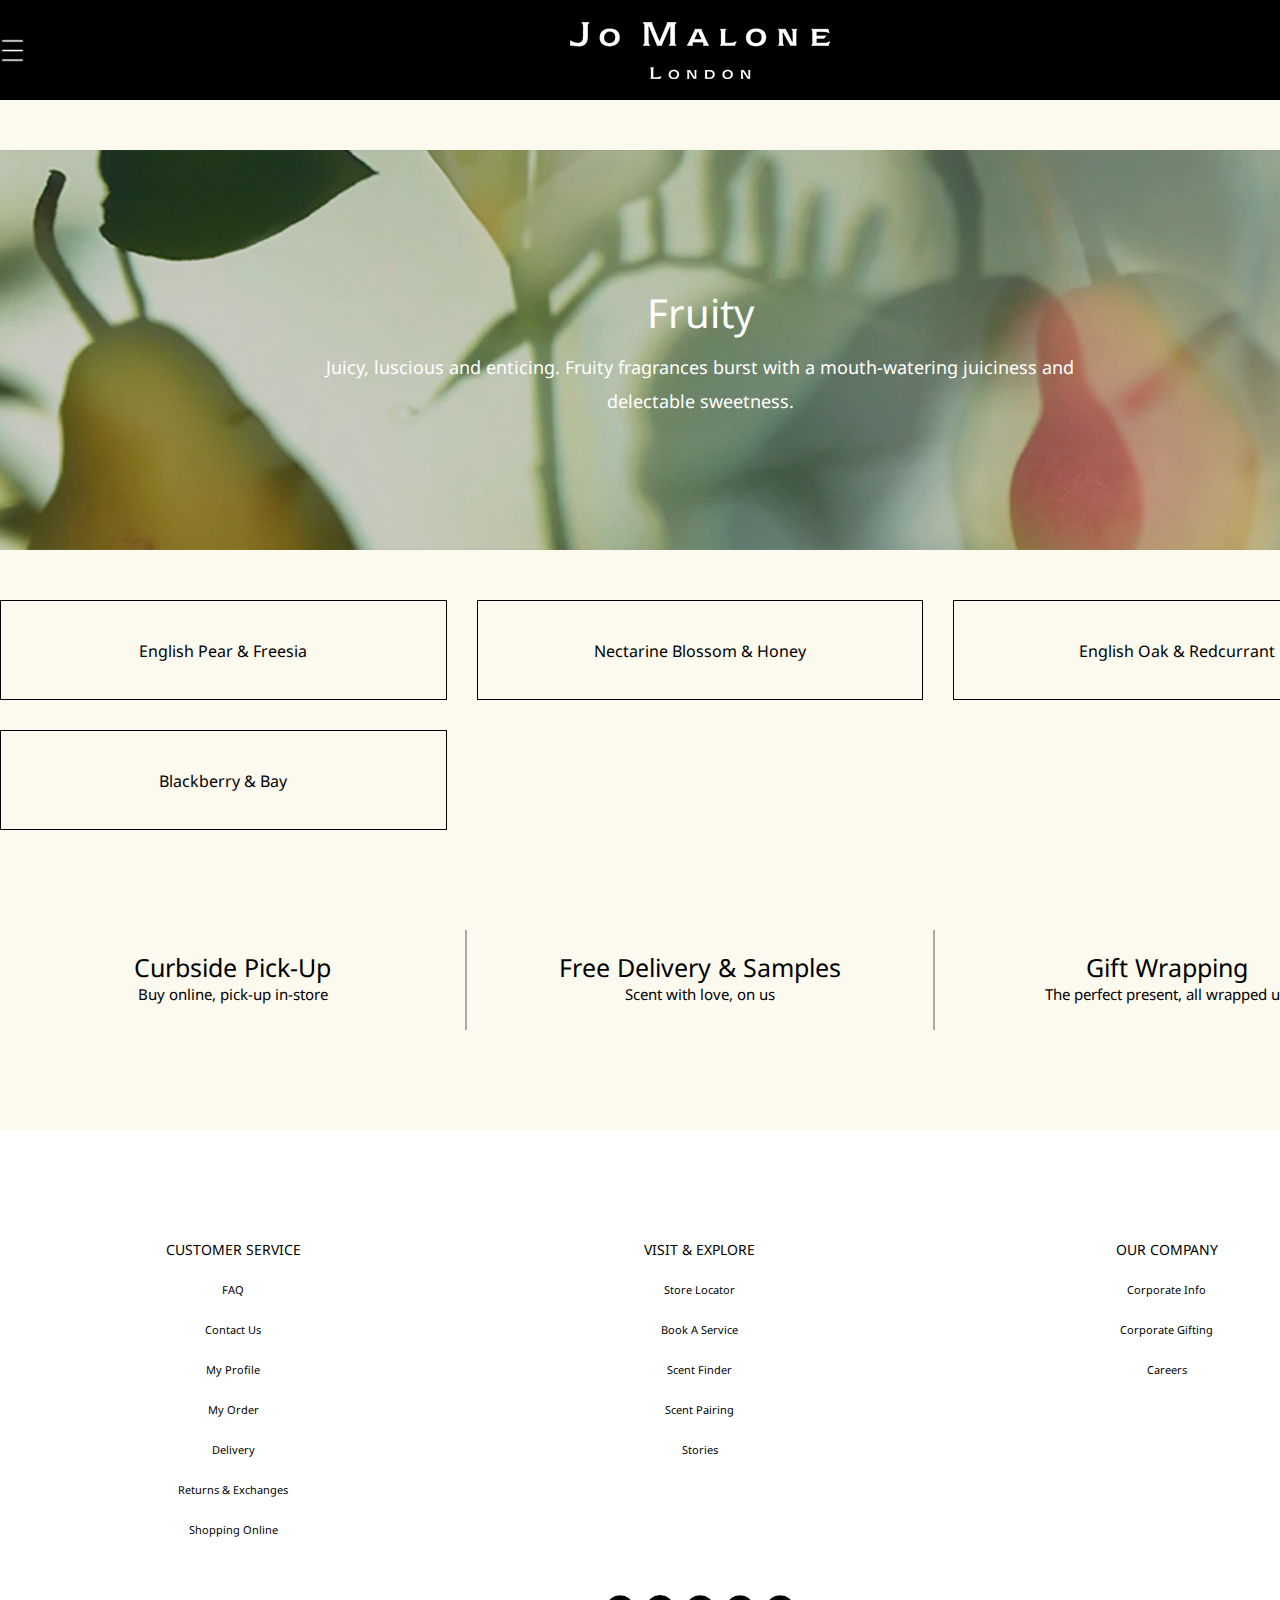
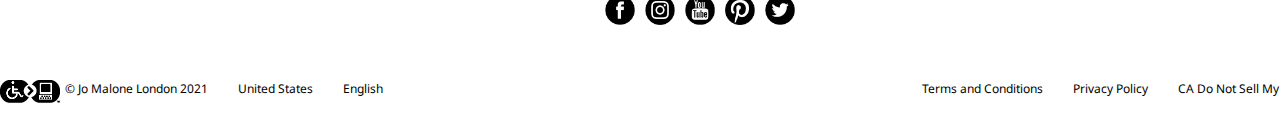
<file: service/pairing/p-fruity/index.html>
<!DOCTYPE html>
<html lang="ko">
<head>
    <meta charset="UTF-8">
    <meta http-equiv="X-UA-Compatible" content="IE=edge">
    <meta name="viewport" content="width=device-width, initial-scale=1.0">
    <title>Jo Malone</title>

    <link href="https://unpkg.com/aos@2.3.1/dist/aos.css" rel="stylesheet">
    <link href="css/layout.css" rel="stylesheet" type="text/css"/>
    <link rel="preconnect" href="https://fonts.gstatic.com">
    <link href="https://fonts.googleapis.com/css2?family=Noto+Sans&display=swap" rel="stylesheet">
	<link rel="preconnect" href="https://fonts.gstatic.com">
	<link rel="preconnect" href="https://fonts.gstatic.com">

    <script src="../../../jquery-3.5.1.js" type="text/javascript" text="javascript"></script>
    <script src="js/main.js" type="text/javascript" text="javascript"></script>
    <script src="https://unpkg.com/aos@2.3.1/dist/aos.js"></script>
    <script src="http://code.jquery.com/jquery-3.1.1.min.js"></script>
    <script src="../../../jquery.easeScroll.js"></script>
</head>
<body>
    <div id="wrap">
        <!--header-->
		<div id="header">
			<div id="top" class="clearfix">
				<div id="top_wrap">
					<div class="top_box">
						<div id="btn"></div>
					</div>

					<div class="top_box">
						<div id="logo"><a href="../../../index.html"><img src="../../../a/jomalone_logo_2.png" alt="jomalone_logo"></a></div>
					</div>

					<div class="top_box">
						<div id="util">
							<ul>
								<li><a href="#"><img src="../../../a/1_find.png" alt="find"/></a></li>
								<li><a href="#"><img src="../../../a/1_login.png" alt="login"/></a></li>
								<li><a href="#"><img src="../../../a/1_mark.png" alt="mark"/></a></li>
								<li><a href="#"><img src="../../../a/1_bag.png" alt="bag"/></a></li>
							</ul>
						</div>
					</div>
				</div>
			</div>
		</div>
		<!--header-->
		
		<!-- menu -->
		<div id="menu" class="clearfix">
			<div id="menu_1">
				<ul>
					<li class="one">
						<div class="back"></div>
					
						<ul>
							<li><a href="../../../products/scent/index.html">SCENT</a></li>
							<div class="line"></div>
							<li><a href="#">COLLECTION</a></li>
							<div class="line"></div>
							<li><a href="#">LIMITED EDITION</a></li>
							<div class="line"></div>
							<li><a href="#">SCENT FINDER</a></li>
						</ul>
					</li>
					
					<li class="one">
						<div class="back"></div>
					
						<ul>
							<li><a href="#">GIFTS</a></li>
							<div class="line"></div>
							<li><a href="#">PERSONALISATION</a></li>
							<div class="line"></div>
							<li><a href="#">LITTLE LUXURIES</a></li>
						</ul>
					</li>
								
					<li class="one">
						<div class="back"></div>
					
						<ul>
							<li><a href="#">OUR SERVICES</a></li>
							<div class="line"></div>
							<li><a href="../index.html">SCENT PAIRING</a></li>
							<div class="line"></div>
							<li><a href="#">SCENT FINDER</a></li>
						</ul>
					</li>
				</ul>
			</div>
		
			<div id="menu_2">
				<div id="close"></div>
				
				<ul>
					<li><a href="../../../new/index.html">NEW</a></li>
					<div class="line"></div>
					<li>PRODUCTS</li>
					<div class="line"></div>	
					<li>GIFTING</li>
					<div class="line"></div>	
					<li><a href="#">STORES</a></li>
					<div class="line"></div>
					<li>SERVICES</li>
					<div class="line"></div>
					<li><a href="#">STORY</a></li>
				</ul>
			</div>
		</div>
		<!-- menu -->

        <div id="sec_wrap">
            <div id="sec_1">
                <div id="main_img">
                    <div class="main_text">
                        <div>Fruity</div>
                        <p>Juicy, luscious and enticing. Fruity fragrances burst with a mouth-watering juiciness and delectable sweetness.</p>
                    </div>

                    <div class="black"></div>
                </div>

                <div id="fruity_sel">
                    <ul class="clearfix">
                        <li>English Pear & Freesia</li>
                        <li>Nectarine Blossom & Honey</li>
                        <li>English Oak & Redcurrant</li>
                        <li>Blackberry & Bay</li>
                    </ul>
                </div>

				<div id="choice_box_wrap">
					<div id="freesia">
						<div class="choice_box">
							<ul>
								<li>
									<div class="choice_img"><img src="../a/fl_orange_1.jpg" alt="Orange Blossom"/></div>
									<div class="choice_title">Orange Blossom</div>
									<span>Floral</span>
									<p>Brightens with a shimmering, floral bouquet.</p>
								</li>

								<li>
									<div class="choice_img"><img src="../a/li_wildblue_1.jpg" alt="WildBluebell"/></div>
									<div class="choice_title">Wild Bluebell</div>
									<span>Light floral</span>
									<p>Refreshes with hints of dewy wild flowers.</p>
								</li>

								<li>
									<div class="choice_img"><img src="../a/w_DarkAmber_1.jpg" alt="Dark Amber"/></div>
									<div class="choice_title">Dark Amber & Ginger Lily</div>
									<span>Woody</span>
									<p>Adds sensuality and depth.</p>
								</li>

								<li>
									<div class="choice_img"><img src="../a/w_wood_1.jpg" alt="woodsage"/></div>
									<div class="choice_title">Wood Sage & Sea Salt</div>
									<span>Woody</span>
									<p>Enwraps with woody warmth and adds a fresh note of sea salt.</p>
								</li>
							</ul>
						</div>

						<div class="next_btn">NEXT ></div>
					</div>

					<div id="nectarine">
						<div class="choice_box">
							<ul>
								<li>
									<div class="choice_img"><img src="../a/c_grape_1.jpg" alt="Grapefruit"/></div>
									<div class="choice_title">Grapefruit</div>
									<span>Citrus</span>
									<p>Instantly lifts and brightens.</p>
								</li>

								<li>
									<div class="choice_img"><img src="../a/li_wildblue_1.jpg" alt="WildBluebell"/></div>
									<div class="choice_title">Wild Bluebell</div>
									<span>Light floral</span>
									<p>Refreshes with hints of dewy wild flowers.</p>
								</li>

								<li>
									<div class="choice_img"><img src="../a/w_DarkAmber_1.jpg" alt="Dark Amber"/></div>
									<div class="choice_title">Dark Amber & Ginger Lily</div>
									<span>Woody</span>
									<p>Adds sensuality and depth.</p>
								</li>

								<li>
									<div class="choice_img"><img src="../a/w_Vetiver_1.jpg	" alt="Bergamot"/></div>
									<div class="choice_title">Vetiver & Golden Vanilla</div>
									<span>Woody</span>
									<p>Adds elegant warmth and a golden touch of vanilla.</p>
								</li>
							</ul>
						</div>

						<div class="next_btn">NEXT ></div>
					</div>

					<div id="oak">
						<div class="choice_box">
							<ul>
								<li>
									<div class="choice_img"><img src="../a/fr_freesia_1.jpg" alt="Freesia"/></div>
									<div class="choice_title">English Pear & Freesia</div>
									<span>Fruity</span>
									<p>Softens with a mellow, sensuous freshness.</p>
								</li>

								<li>
									<div class="choice_img"><img src="../a/c_grape_1.jpg" alt="Grapefruit"/></div>
									<div class="choice_title">Grapefruit</div>
									<span>Citrus</span>
									<p>Instantly lifts and brightens.</p>
								</li>

								<li>
									<div class="choice_img"><img src="../a/w_Bronzewood_1.jpg" alt="Bronze"/></div>
									<div class="choice_title">Bronze Wood & Leather</div>
									<span>Woody</span>
									<p>Warms and intensifies with warm and smoky woods and addictive leather.</p>
								</li>

								<li>
									<div class="choice_img"><img src="../a/sp_Hazelnut_1.jpg" alt="Hazelnut"/></div>
									<div class="choice_title">English Oak & Hazelnut</div>
									<span>Spicy</span>
									<p>Adds a fresh, woody effect with a hint of spice.</p>
								</li>
							</ul>
						</div>

						<div class="next_btn">NEXT ></div>
					</div>

					<div id="berry">
						<div class="choice_box">
							<ul class="clearfix">
								<li>
									<div class="choice_img"><img src="../a/c_lime_1.jpg" alt="Lime"/></div>
									<div class="choice_title">Lime Basil & Mandarin</div>
									<span>Citrus</span>
									<p>Adds a zesty, herbaceous twist.</p>
								</li>

								<li>
									<div class="choice_img"><img src="../a/fl_Mimosa_1.jpg" alt="Mimosa"/></div>
									<div class="choice_title">Mimosa & Cardamom</div>
									<span>Floral</span>
									<p>Enfolds with an enticing warmth and touches of spice.</p>
								</li>

								<li>
									<div class="choice_img"><img src="../a/w_DarkAmber_1.jpg" alt="Dark Amber"/></div>
									<div class="choice_title">Dark Amber & Ginger Lily</div>
									<span>Woody</span>
									<p>Adds sensuality and depth.</p>
								</li>

								<li>
									<div class="choice_img"><img src="../a/fl_Jasmine_1.jpg" alt="Jasmine"/></div>
									<div class="choice_title">Jasmine Sambac & Marigold</div>
									<span>Floral</span>
									<p>Warms with a sensual, floral feel.</p>
								</li>
							</ul>
						</div>

						<div class="next_btn">NEXT ></div>
					</div>
				</div>
            </div>
			<!-- sec_1 완료 -->

			<div id="service">
				<ul class="clearfix">
					<li>
						<a href="#">
							<span class="service_1">Curbside Pick-Up</span>
							<span class="service_2">Buy online, pick-up in-store</span>
						</a>
					</li>

					<li>
						<a href="#">
							<span class="service_1">Free Delivery & Samples</span>
							<span class="service_2"> Scent with love, on us</span>
						</a>
					</li>

					<li>
						<a href="#">
							<span class="service_1">Gift Wrapping</span>
							<span class="service_2"> The perfect present, all wrapped up</span>
						</a>
					</li>
				</ul>
			</div>
        </div>
		<!-- sec_wrap 완료 -->

		<!-- footer -->
		<div id="footer">
			<div id="footer_wrap">
				<div id="footer_1">
					<ul class="clearfix">
						<li class="footer_1_1">CUSTOMER SERVICE
							<ul>
								<li><a href="#">FAQ</a></li>
								<li><a href="#">Contact Us</a></li>
								<li><a href="#">My Profile</a></li>
								<li><a href="#">My Order</a></li>
								<li><a href="#">Delivery</a></li>
								<li><a href="#">Returns & Exchanges</a></li>
								<li><a href="#">Shopping Online</a></li>
							</ul>
						</li>

						<li class="footer_1_1">VISIT & EXPLORE
							<ul>
								<li><a href="#">Store Locator</a></li>
								<li><a href="#">Book A Service</a></li>
								<li><a href="#">Scent Finder</a></li>
								<li><a href="#">Scent Pairing</a></li>
								<li><a href="#">Stories</a></li>
							</ul>
						</li>

						<li class="footer_1_1">OUR COMPANY
							<ul>
								<li><a href="#">Corporate Info</a></li>
								<li><a href="#">Corporate Gifting</a></li>
								<li><a href="#">Careers</a></li>
							</ul>
						</li>
					</ul>
				</div>

				<div id="footer_2">
					<ul class="clearfix">
						<a href="https://www.facebook.com/JoMaloneLondon/">
							<li><img src="../../../a/footer-facebook.png" alt="facebook"></li>
						</a>

						<a href="https://www.instagram.com/JoMaloneLondon/">
							<li><img src="../../../a/footer-insta.png" alt="instagram"></li>
						</a>

						<a href="https://www.youtube.com/user/JoMaloneLondon2012">
							<li><img src="../../../a/footer-youtube.png" alt="youtube"></li>
						</a>

						<a href="https://www.pinterest.co.kr/jomalonelondon/_shop/">
							<li><img src="../../../a/footer-pinter.png" alt="pinterest"></li>
						</a>

						<a href="https://twitter.com/JoMaloneLondon/">
							<li><img src="../../../a/footer-twitter.png" alt="twitter"></li>
						</a>
					</ul>
				</div>

				<div id="footer_3">
					<ul class="clearfix">
						<li class="footer_3_1">
							<ul>
								<li><a href="#"><img src="../../../a/footer-pc.png" alt="pc_access"/></a></li>
								<li>© Jo Malone London 2021</li>
								<li>United States</li>
								<li>English</li>
							</ul>
						</li>
						
						<li class="footer_3_1">
							<ul class="clearfix">
								<li><a href="#">CA Do Not Sell My Personal Information</a></li>
								<li><a href="#">Privacy Policy</a></li>
								<li><a href="#">Terms and Conditions</a></li>
							</ul>
						</li>
					</ul>
				</div>
			</div>
		</div>
		<!-- footer -->
    </div>
</body>
</html>
</file>
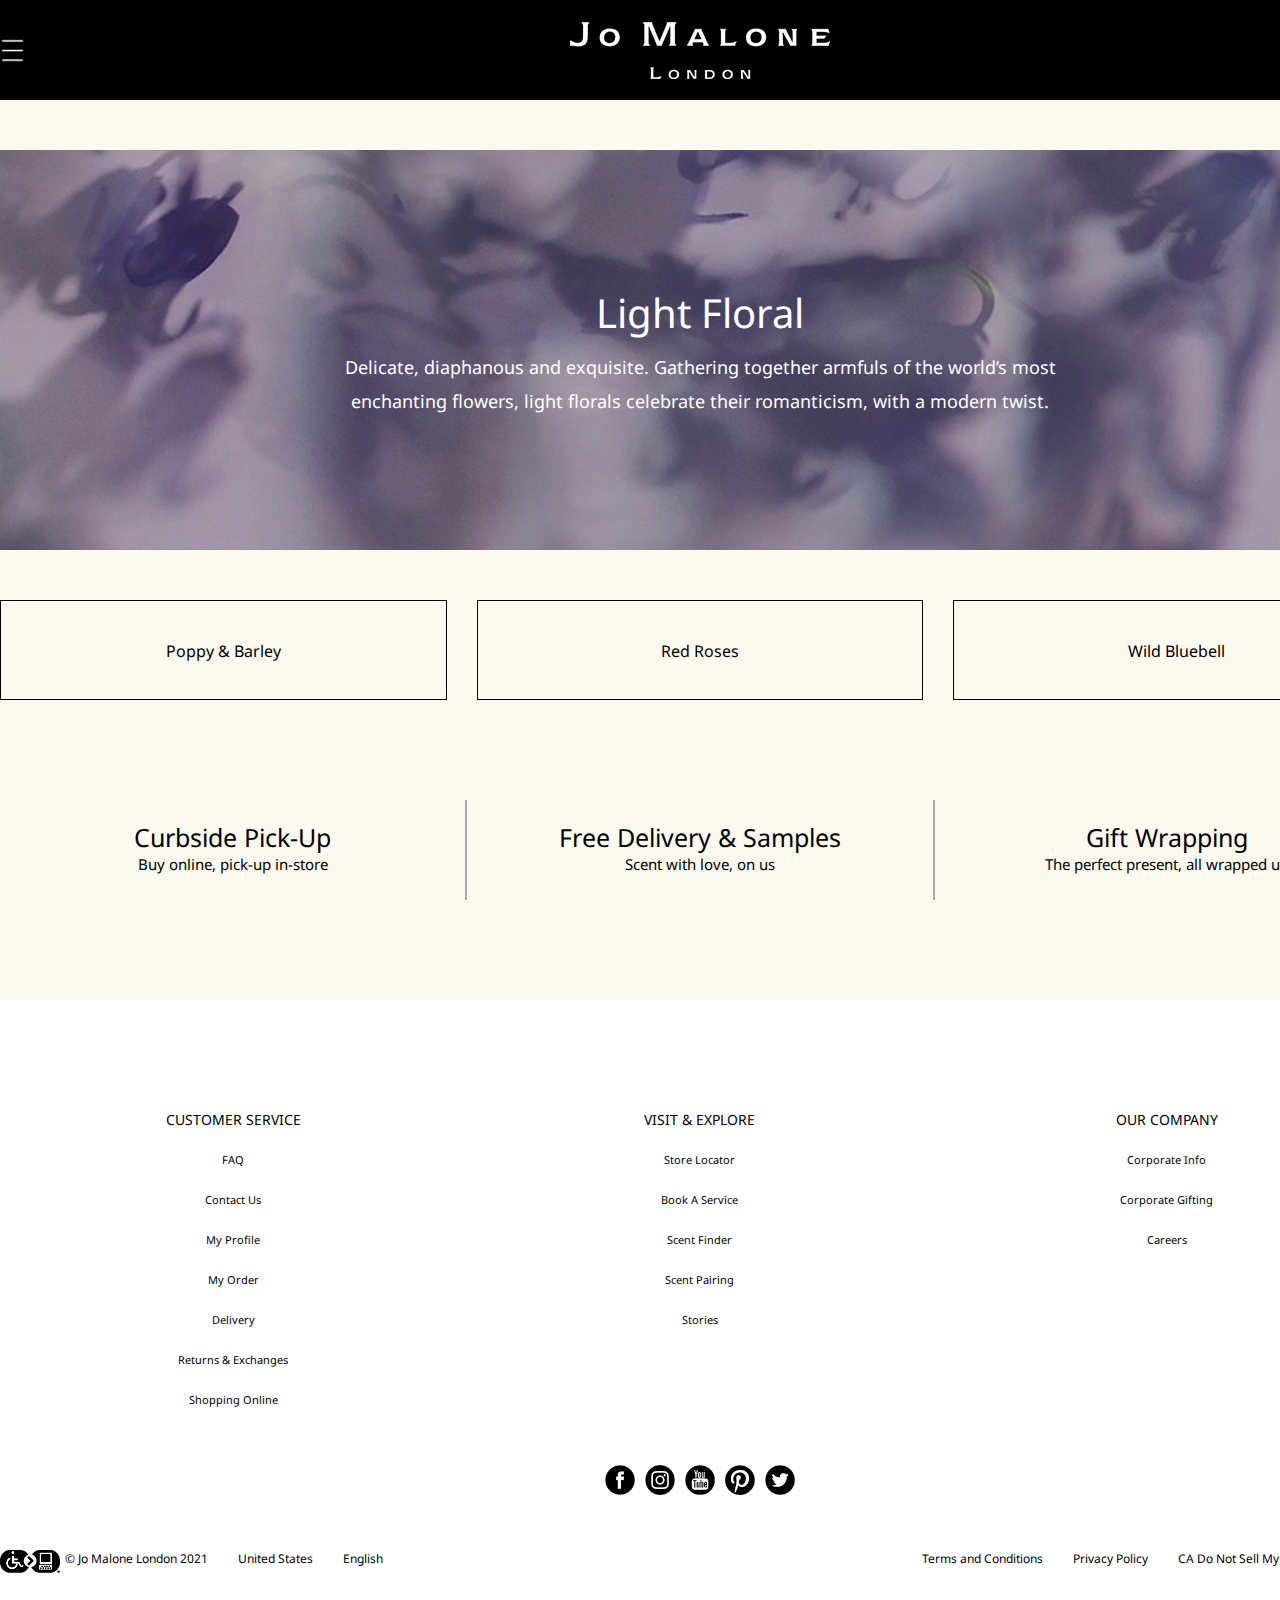
<file: service/pairing/p-light/index.html>
<!DOCTYPE html>
<html lang="ko">
<head>
    <meta charset="UTF-8">
    <meta http-equiv="X-UA-Compatible" content="IE=edge">
    <meta name="viewport" content="width=device-width, initial-scale=1.0">
    <title>Jo Malone</title>

    <link href="https://unpkg.com/aos@2.3.1/dist/aos.css" rel="stylesheet">
    <link href="css/layout.css" rel="stylesheet" type="text/css"/>
    <link rel="preconnect" href="https://fonts.gstatic.com">
    <link href="https://fonts.googleapis.com/css2?family=Noto+Sans&display=swap" rel="stylesheet">
	<link rel="preconnect" href="https://fonts.gstatic.com">
	<link rel="preconnect" href="https://fonts.gstatic.com">

    <script src="../../../jquery-3.5.1.js" type="text/javascript" text="javascript"></script>
    <script src="js/main.js" type="text/javascript" text="javascript"></script>
    <script src="https://unpkg.com/aos@2.3.1/dist/aos.js"></script>
    <script src="http://code.jquery.com/jquery-3.1.1.min.js"></script>
    <script src="../../../jquery.easeScroll.js"></script>
</head>
<body>
    <div id="wrap">
        <!--header-->
		<div id="header">
			<div id="top" class="clearfix">
				<div id="top_wrap">
					<div class="top_box">
						<div id="btn"></div>
					</div>

					<div class="top_box">
						<div id="logo"><a href="../../../index.html"><img src="../../../a/jomalone_logo_2.png" alt="jomalone_logo"></a></div>
					</div>

					<div class="top_box">
						<div id="util">
							<ul>
								<li><a href="#"><img src="../../../a/1_find.png" alt="find"/></a></li>
								<li><a href="#"><img src="../../../a/1_login.png" alt="login"/></a></li>
								<li><a href="#"><img src="../../../a/1_mark.png" alt="mark"/></a></li>
								<li><a href="#"><img src="../../../a/1_bag.png" alt="bag"/></a></li>
							</ul>
						</div>
					</div>
				</div>
			</div>
		</div>
		<!--header-->
		
		<!-- menu -->
		<div id="menu" class="clearfix">
			<div id="menu_1">
				<ul>
					<li class="one">
						<div class="back"></div>
					
						<ul>
							<li><a href="../../../products/scent/index.html">SCENT</a></li>
							<div class="line"></div>
							<li><a href="#">COLLECTION</a></li>
							<div class="line"></div>
							<li><a href="#">LIMITED EDITION</a></li>
							<div class="line"></div>
							<li><a href="#">SCENT FINDER</a></li>
						</ul>
					</li>
					
					<li class="one">
						<div class="back"></div>
					
						<ul>
							<li><a href="#">GIFTS</a></li>
							<div class="line"></div>
							<li><a href="#">PERSONALISATION</a></li>
							<div class="line"></div>
							<li><a href="#">LITTLE LUXURIES</a></li>
						</ul>
					</li>
								
					<li class="one">
						<div class="back"></div>
					
						<ul>
							<li><a href="#">OUR SERVICES</a></li>
							<div class="line"></div>
							<li><a href="../index.html">SCENT PAIRING</a></li>
							<div class="line"></div>
							<li><a href="#">SCENT FINDER</a></li>
						</ul>
					</li>
				</ul>
			</div>
		
			<div id="menu_2">
				<div id="close"></div>
				
				<ul>
					<li><a href="../../../new/index.html">NEW</a></li>
					<div class="line"></div>
					<li>PRODUCTS</li>
					<div class="line"></div>	
					<li>GIFTING</li>
					<div class="line"></div>	
					<li><a href="#">STORES</a></li>
					<div class="line"></div>
					<li>SERVICES</li>
					<div class="line"></div>
					<li><a href="#">STORY</a></li>
				</ul>
			</div>
		</div>
		<!-- menu -->

        <div id="sec_wrap">
            <div id="sec_1">
                <div id="main_img">
                    <div class="main_text">
                        <div>Light Floral</div>
                        <p>Delicate, diaphanous and exquisite. Gathering together armfuls of the
							 world’s most enchanting flowers, light florals celebrate their romanticism, with a modern twist.</p>
                    </div>

                    <div class="black"></div>
                </div>

                <div id="light_sel">
                    <ul class="clearfix">
                        <li>Poppy & Barley</li>
                        <li>Red Roses</li>
						<li>Wild Bluebell</li>
                    </ul>
                </div>

				<div id="choice_box_wrap">
					<div id="poppy">
						<div class="choice_box">
							<ul>
								<li>
									<div class="choice_img"><img src="../a/li_wildblue_1.jpg" alt="WildBluebell"/></div>
									<div class="choice_title">Wild Bluebell</div>
									<span>Light floral</span>
									<p>Brightens with a shimmering, floral bouquet.</p>
								</li>

								<li>
									<div class="choice_img"><img src="../a/w_wood_1.jpg" alt="woodsage"/></div>
									<div class="choice_title">Wood Sage & Sea Salt</div>
									<span>Woody</span>
									<p>Enwraps with woody warmth and adds a fresh note of sea salt.</p>
								</li>

								<li>
									<div class="choice_img"><img src="../a/fl_Honeysuckle_1.jpg" alt="Honeysuckle"/></div>
									<div class="choice_title">Honeysuckle & Davana</div>
									<span>Floral</span>
									<p>Adds blooming floral notes with a warm, sunny twist.</p>
								</li>

								<li>
									<div class="choice_img"><img src="../a/w_Myrrh&onka_1.jpg" alt="Myrrh"/></div>
									<div class="choice_title">Myrrh & Tonka</div>
									<span>Woody</span>
									<p>Adds a smooth, creamy warmth and sensuous depth.</p>
								</li>
							</ul>
						</div>

						<div class="next_btn">NEXT ></div>
					</div>

					<div id="redrose">
						<div class="choice_box">
							<ul>
								<li>
									<div class="choice_img"><img src="../a/c_grape_1.jpg" alt="Grapefruit"/></div>
									<div class="choice_title">Grapefruit</div>
									<span>Citrus</span>
									<p>Instantly lifts and brightens.</p>
								</li>

								<li>
									<div class="choice_img"><img src="../a/li_wildblue_1.jpg" alt="WildBluebell"/></div>
									<div class="choice_title">Wild Bluebell</div>
									<span>Light floral</span>
									<p>Refreshes with hints of dewy wild flowers.</p>
								</li>

								<li>
									<div class="choice_img"><img src="../a/w_DarkAmber_1.jpg" alt="Dark Amber"/></div>
									<div class="choice_title">Dark Amber & Ginger Lily</div>
									<span>Woody</span>
									<p>Adds sensuality and depth.</p>
								</li>

								<li>
									<div class="choice_img"><img src="../a/w_Vetiver_1.jpg	" alt="Vetiver"/></div>
									<div class="choice_title">Vetiver & Golden Vanilla</div>
									<span>Woody</span>
									<p>Adds elegant warmth and a golden touch of vanilla.</p>
								</li>
							</ul>
						</div>

						<div class="next_btn">NEXT ></div>
					</div>

					<div id="wild">
						<div class="choice_box">
							<ul>
								<li>
									<div class="choice_img"><img src="../a/fr_freesia_1.jpg" alt="Freesia"/></div>
									<div class="choice_title">English Pear & Freesia</div>
									<span>Fruity</span>
									<p>Softens with a mellow, sensuous freshness.</p>
								</li>

								<li>
									<div class="choice_img"><img src="../a/fl_peony_1.jpg" alt="Peony"/></div>
									<div class="choice_title">Peony & Blush Suede</div>
									<span>Floral</span>
									<p>Adds floral opulence and luxurious sensuality.</p>
								</li>

								<li>
									<div class="choice_img"><img src="../a/fl_Jasmine_1.jpg" alt="Jasmine"/></div>
									<div class="choice_title">Jasmine Sambac & Marigold</div>
									<span>Floral</span>
									<p>Warms with a sensual, floral feel.</p>
								</li>

								<li>
									<div class="choice_img"><img src="../a/w_wood_1.jpg" alt="woodsage"/></div>
									<div class="choice_title">Wood Sage & Sea Salt</div>
									<span>Woody</span>
									<p>Enwraps with woody warmth and adds a fresh note of sea salt.</p>
								</li>
							</ul>
						</div>

						<div class="next_btn">NEXT ></div>
					</div>
				</div>
            </div>
			<!-- sec_1 완료 -->

			<div id="service">
				<ul class="clearfix">
					<li>
						<a href="#">
							<span class="service_1">Curbside Pick-Up</span>
							<span class="service_2">Buy online, pick-up in-store</span>
						</a>
					</li>

					<li>
						<a href="#">
							<span class="service_1">Free Delivery & Samples</span>
							<span class="service_2"> Scent with love, on us</span>
						</a>
					</li>

					<li>
						<a href="#">
							<span class="service_1">Gift Wrapping</span>
							<span class="service_2"> The perfect present, all wrapped up</span>
						</a>
					</li>
				</ul>
			</div>
        </div>
		<!-- sec_wrap 완료 -->

		<!-- footer -->
		<div id="footer">
			<div id="footer_wrap">
				<div id="footer_1">
					<ul class="clearfix">
						<li class="footer_1_1">CUSTOMER SERVICE
							<ul>
								<li><a href="#">FAQ</a></li>
								<li><a href="#">Contact Us</a></li>
								<li><a href="#">My Profile</a></li>
								<li><a href="#">My Order</a></li>
								<li><a href="#">Delivery</a></li>
								<li><a href="#">Returns & Exchanges</a></li>
								<li><a href="#">Shopping Online</a></li>
							</ul>
						</li>

						<li class="footer_1_1">VISIT & EXPLORE
							<ul>
								<li><a href="#">Store Locator</a></li>
								<li><a href="#">Book A Service</a></li>
								<li><a href="#">Scent Finder</a></li>
								<li><a href="#">Scent Pairing</a></li>
								<li><a href="#">Stories</a></li>
							</ul>
						</li>

						<li class="footer_1_1">OUR COMPANY
							<ul>
								<li><a href="#">Corporate Info</a></li>
								<li><a href="#">Corporate Gifting</a></li>
								<li><a href="#">Careers</a></li>
							</ul>
						</li>
					</ul>
				</div>

				<div id="footer_2">
					<ul class="clearfix">
						<a href="https://www.facebook.com/JoMaloneLondon/">
							<li><img src="../../../a/footer-facebook.png" alt="facebook"></li>
						</a>

						<a href="https://www.instagram.com/JoMaloneLondon/">
							<li><img src="../../../a/footer-insta.png" alt="instagram"></li>
						</a>

						<a href="https://www.youtube.com/user/JoMaloneLondon2012">
							<li><img src="../../../a/footer-youtube.png" alt="youtube"></li>
						</a>

						<a href="https://www.pinterest.co.kr/jomalonelondon/_shop/">
							<li><img src="../../../a/footer-pinter.png" alt="pinterest"></li>
						</a>

						<a href="https://twitter.com/JoMaloneLondon/">
							<li><img src="../../../a/footer-twitter.png" alt="twitter"></li>
						</a>
					</ul>
				</div>

				<div id="footer_3">
					<ul class="clearfix">
						<li class="footer_3_1">
							<ul>
								<li><a href="#"><img src="../../../a/footer-pc.png" alt="pc_access"/></a></li>
								<li>© Jo Malone London 2021</li>
								<li>United States</li>
								<li>English</li>
							</ul>
						</li>
						
						<li class="footer_3_1">
							<ul class="clearfix">
								<li><a href="#">CA Do Not Sell My Personal Information</a></li>
								<li><a href="#">Privacy Policy</a></li>
								<li><a href="#">Terms and Conditions</a></li>
							</ul>
						</li>
					</ul>
				</div>
			</div>
		</div>
		<!-- footer -->
    </div>
</body>
</html>
</file>
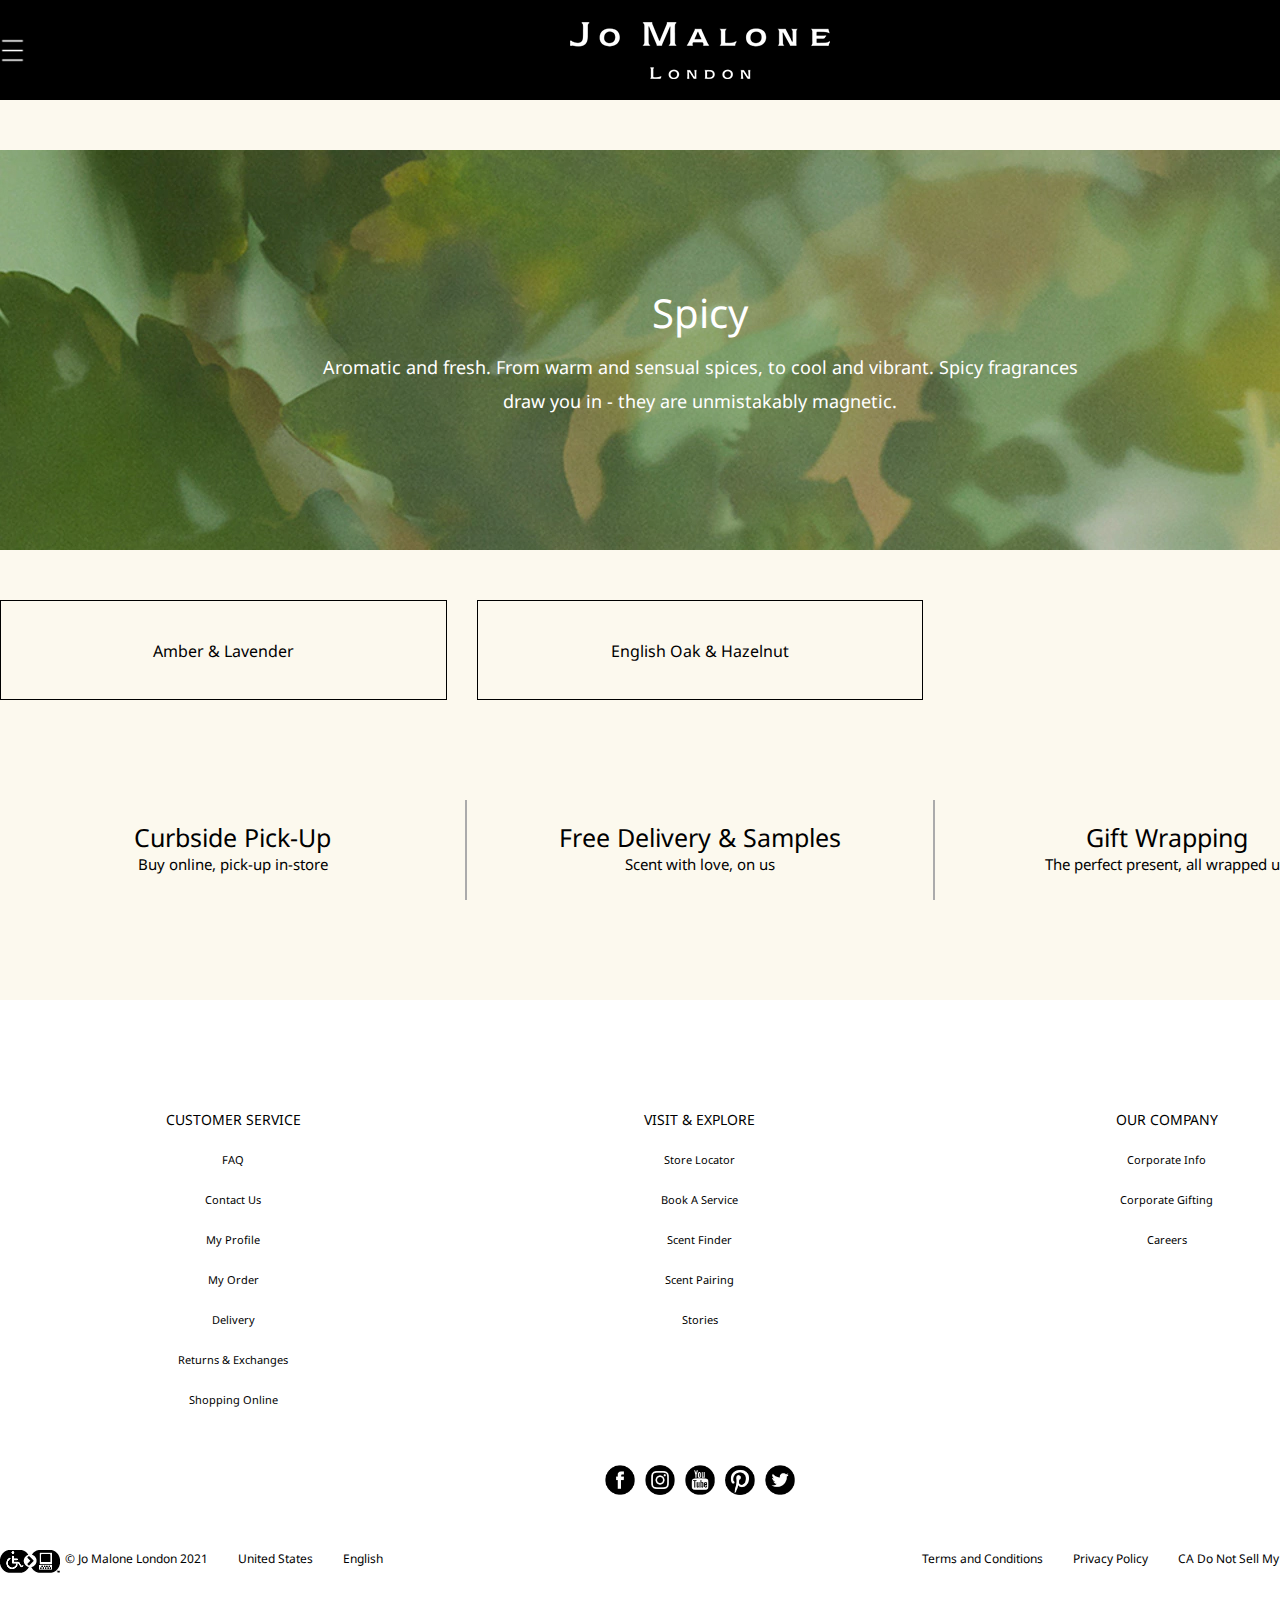
<file: service/pairing/p-spicy/index.html>
<!DOCTYPE html>
<html lang="ko">
<head>
    <meta charset="UTF-8">
    <meta http-equiv="X-UA-Compatible" content="IE=edge">
    <meta name="viewport" content="width=device-width, initial-scale=1.0">
    <title>Jo Malone</title>

    <link href="https://unpkg.com/aos@2.3.1/dist/aos.css" rel="stylesheet">
    <link href="css/layout.css" rel="stylesheet" type="text/css"/>
    <link rel="preconnect" href="https://fonts.gstatic.com">
    <link href="https://fonts.googleapis.com/css2?family=Noto+Sans&display=swap" rel="stylesheet">
	<link rel="preconnect" href="https://fonts.gstatic.com">
	<link rel="preconnect" href="https://fonts.gstatic.com">

    <script src="../../../jquery-3.5.1.js" type="text/javascript" text="javascript"></script>
    <script src="js/main.js" type="text/javascript" text="javascript"></script>
    <script src="https://unpkg.com/aos@2.3.1/dist/aos.js"></script>
    <script src="http://code.jquery.com/jquery-3.1.1.min.js"></script>
    <script src="../../../jquery.easeScroll.js"></script>
</head>
<body>
    <div id="wrap">
        <!--header-->
		<div id="header">
			<div id="top" class="clearfix">
				<div id="top_wrap">
					<div class="top_box">
						<div id="btn"></div>
					</div>

					<div class="top_box">
						<div id="logo"><a href="../../../index.html"><img src="../../../a/jomalone_logo_2.png" alt="jomalone_logo"></a></div>
					</div>

					<div class="top_box">
						<div id="util">
							<ul>
								<li><a href="#"><img src="../../../a/1_find.png" alt="find"/></a></li>
								<li><a href="#"><img src="../../../a/1_login.png" alt="login"/></a></li>
								<li><a href="#"><img src="../../../a/1_mark.png" alt="mark"/></a></li>
								<li><a href="#"><img src="../../../a/1_bag.png" alt="bag"/></a></li>
							</ul>
						</div>
					</div>
				</div>
			</div>
		</div>
		<!--header-->
		
		<!-- menu -->
		<div id="menu" class="clearfix">
			<div id="menu_1">
				<ul>
					<li class="one">
						<div class="back"></div>
					
						<ul>
							<li><a href="../../../products/scent/index.html">SCENT</a></li>
							<div class="line"></div>
							<li><a href="#">COLLECTION</a></li>
							<div class="line"></div>
							<li><a href="#">LIMITED EDITION</a></li>
							<div class="line"></div>
							<li><a href="#">SCENT FINDER</a></li>
						</ul>
					</li>
					
					<li class="one">
						<div class="back"></div>
					
						<ul>
							<li><a href="#">GIFTS</a></li>
							<div class="line"></div>
							<li><a href="#">PERSONALISATION</a></li>
							<div class="line"></div>
							<li><a href="#">LITTLE LUXURIES</a></li>
						</ul>
					</li>
								
					<li class="one">
						<div class="back"></div>
					
						<ul>
							<li><a href="#">OUR SERVICES</a></li>
							<div class="line"></div>
							<li><a href="../index.html">SCENT PAIRING</a></li>
							<div class="line"></div>
							<li><a href="#">SCENT FINDER</a></li>
						</ul>
					</li>
				</ul>
			</div>
		
			<div id="menu_2">
				<div id="close"></div>
				
				<ul>
					<li><a href="../../../new/index.html">NEW</a></li>
					<div class="line"></div>
					<li>PRODUCTS</li>
					<div class="line"></div>	
					<li>GIFTING</li>
					<div class="line"></div>	
					<li><a href="#">STORES</a></li>
					<div class="line"></div>
					<li>SERVICES</li>
					<div class="line"></div>
					<li><a href="#">STORY</a></li>
				</ul>
			</div>
		</div>
		<!-- menu -->

        <div id="sec_wrap">
            <div id="sec_1">
                <div id="main_img">
                    <div class="main_text">
                        <div>Spicy</div>
                        <p>Aromatic and fresh. From warm and sensual spices, to cool and vibrant. Spicy fragrances draw you in - they are unmistakably magnetic.</p>
                    </div>

                    <div class="black"></div>
                </div>

                <div id="spicy_sel">
                    <ul class="clearfix">
                        <li>Amber & Lavender</li>
                        <li>English Oak & Hazelnut</li>
                    </ul>
                </div>

				<div id="choice_box_wrap">
					<div id="lavender">
						<div class="choice_box">
							<ul>
								<li>
									<div class="choice_img"><img src="../a/w_Black Cedarwood_1.jpg" alt="Juniper"/></div>
									<div class="choice_title">Black Cedarwood & Juniper</div>
									<span>Fruity</span>
									<p>Adds an urban edge.</p>
								</li>

								<li>
									<div class="choice_img"><img src="../a/c_cucum_1.jpg" alt="Cucumber"/></div>
									<div class="choice_title">Earl Grey & Cucumber</div>
									<span>Citrus</span>
									<p>Lifts with a refined, quirky accent.</p>
								</li>

								<li>
									<div class="choice_img"><img src="../a/w_154.jpg" alt="154"/></div>
									<div class="choice_title">154</div>
									<span>Woody</span>
									<p>Brings a refined, aromatic complexity.</p>
								</li>

								<li>
									<div class="choice_img"><img src="../a/w_Oud & Bergamo_1.jpg" alt="Bergamot"/></div>
									<div class="choice_title">Oud & Bergamot</div>
									<span>Woody</span>
									<p>Intensifies with precious woods.</p>
								</li>
							</ul>
						</div>

						<div class="next_btn">NEXT ></div>
					</div>

					<div id="hazelnut">
						<div class="choice_box">
							<ul>
								<li>
									<div class="choice_img"><img src="../a/fr_blackberry_1.jpg" alt="Blackberry"/></div>
									<div class="choice_title">Blackberry & Bay</div>
									<span>Fruity</span>
									<p>Brings a vibrant juicy depth.</p>
								</li>

								<li>
									<div class="choice_img"><img src="../a/w_wood_1.jpg" alt="wood"/></div>
									<div class="choice_title">Wood Sage & Sea Salt</div>
									<span>Woody</span>
									<p>Enwraps with woody warmth and adds a fresh note of sea salt.</p>
								</li>

								<li>
									<div class="choice_img"><img src="../a/w_Myrrh&onka_1.jpg" alt="Myrrh"/></div>
									<div class="choice_title">Myrrh & Tonka</div>
									<span>Woody</span>
									<p>Adds smooth creamy warmth and sensous depth.</p>
								</li>

								<li>
									<div class="choice_img"><img src="../a/w_Oud & Bergamo_1.jpg" alt="Bergamot"/></div>
									<div class="choice_title">Oud & Bergamot</div>
									<span>Woody</span>
									<p>Intensifies with precious woods.</p>
								</li>
							</ul>
						</div>

						<div class="next_btn">NEXT ></div>
					</div>
				</div>
            </div>
			<!-- sec_1 완료 -->

			<div id="service">
				<ul class="clearfix">
					<li>
						<a href="#">
							<span class="service_1">Curbside Pick-Up</span>
							<span class="service_2">Buy online, pick-up in-store</span>
						</a>
					</li>

					<li>
						<a href="#">
							<span class="service_1">Free Delivery & Samples</span>
							<span class="service_2"> Scent with love, on us</span>
						</a>
					</li>

					<li>
						<a href="#">
							<span class="service_1">Gift Wrapping</span>
							<span class="service_2"> The perfect present, all wrapped up</span>
						</a>
					</li>
				</ul>
			</div>
        </div>
		<!-- sec_wrap 완료 -->

		<!-- footer -->
		<div id="footer">
			<div id="footer_wrap">
				<div id="footer_1">
					<ul class="clearfix">
						<li class="footer_1_1">CUSTOMER SERVICE
							<ul>
								<li><a href="#">FAQ</a></li>
								<li><a href="#">Contact Us</a></li>
								<li><a href="#">My Profile</a></li>
								<li><a href="#">My Order</a></li>
								<li><a href="#">Delivery</a></li>
								<li><a href="#">Returns & Exchanges</a></li>
								<li><a href="#">Shopping Online</a></li>
							</ul>
						</li>

						<li class="footer_1_1">VISIT & EXPLORE
							<ul>
								<li><a href="#">Store Locator</a></li>
								<li><a href="#">Book A Service</a></li>
								<li><a href="#">Scent Finder</a></li>
								<li><a href="#">Scent Pairing</a></li>
								<li><a href="#">Stories</a></li>
							</ul>
						</li>

						<li class="footer_1_1">OUR COMPANY
							<ul>
								<li><a href="#">Corporate Info</a></li>
								<li><a href="#">Corporate Gifting</a></li>
								<li><a href="#">Careers</a></li>
							</ul>
						</li>
					</ul>
				</div>

				<div id="footer_2">
					<ul class="clearfix">
						<a href="https://www.facebook.com/JoMaloneLondon/">
							<li><img src="../../../a/footer-facebook.png" alt="facebook"></li>
						</a>

						<a href="https://www.instagram.com/JoMaloneLondon/">
							<li><img src="../../../a/footer-insta.png" alt="instagram"></li>
						</a>

						<a href="https://www.youtube.com/user/JoMaloneLondon2012">
							<li><img src="../../../a/footer-youtube.png" alt="youtube"></li>
						</a>

						<a href="https://www.pinterest.co.kr/jomalonelondon/_shop/">
							<li><img src="../../../a/footer-pinter.png" alt="pinterest"></li>
						</a>

						<a href="https://twitter.com/JoMaloneLondon/">
							<li><img src="../../../a/footer-twitter.png" alt="twitter"></li>
						</a>
					</ul>
				</div>

				<div id="footer_3">
					<ul class="clearfix">
						<li class="footer_3_1">
							<ul>
								<li><a href="#"><img src="../../../a/footer-pc.png" alt="pc_access"/></a></li>
								<li>© Jo Malone London 2021</li>
								<li>United States</li>
								<li>English</li>
							</ul>
						</li>
						
						<li class="footer_3_1">
							<ul class="clearfix">
								<li><a href="#">CA Do Not Sell My Personal Information</a></li>
								<li><a href="#">Privacy Policy</a></li>
								<li><a href="#">Terms and Conditions</a></li>
							</ul>
						</li>
					</ul>
				</div>
			</div>
		</div>
		<!-- footer -->
    </div>
</body>
</html>
</file>
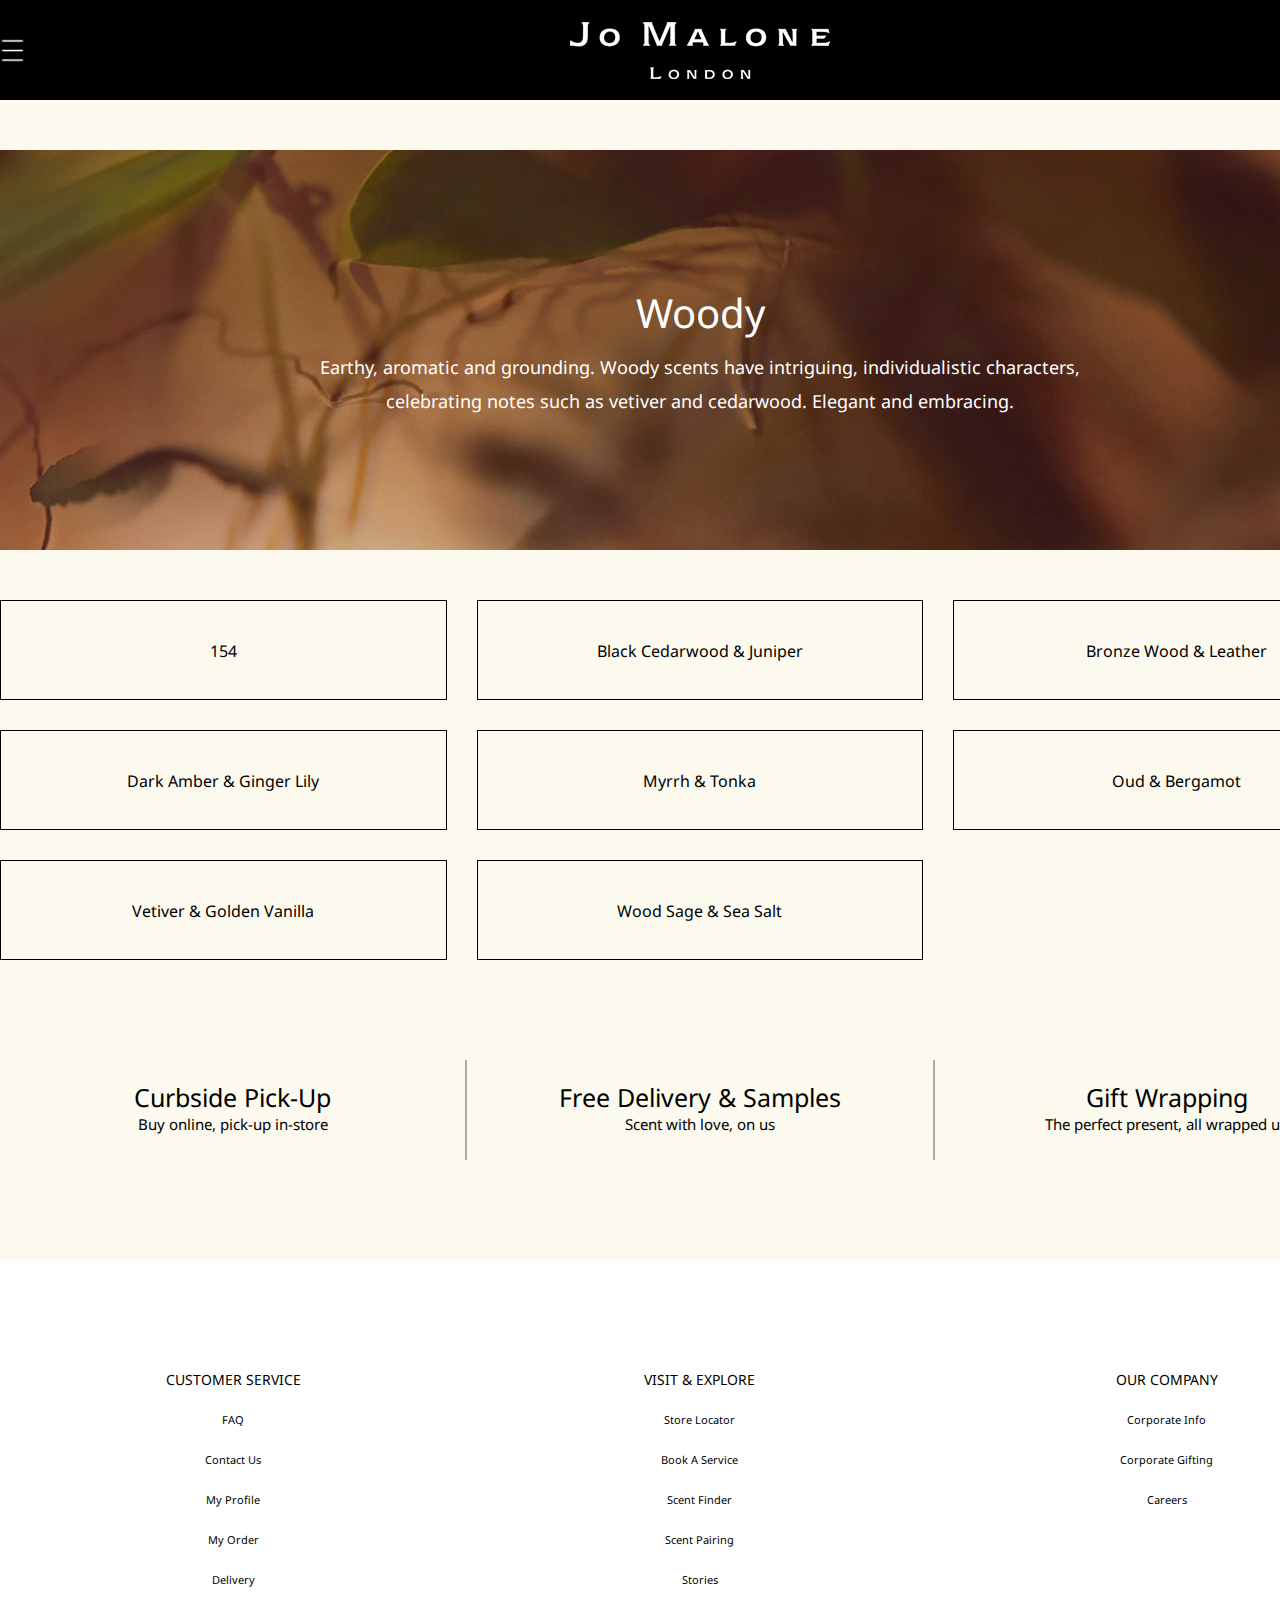
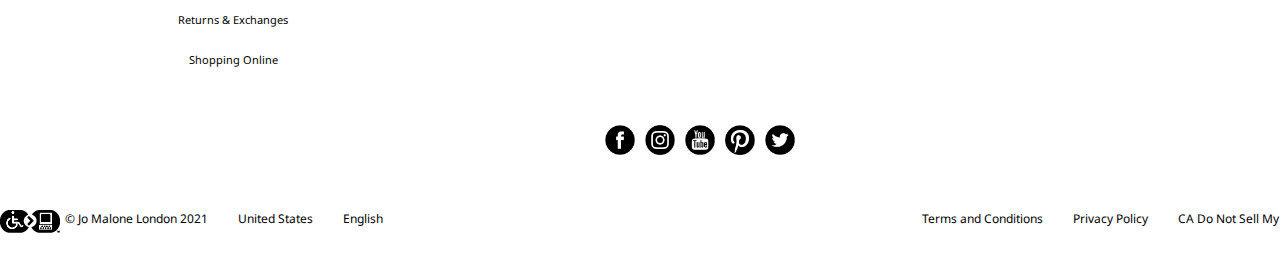
<file: service/pairing/p-woody/index.html>
<!DOCTYPE html>
<html lang="ko">
<head>
    <meta charset="UTF-8">
    <meta http-equiv="X-UA-Compatible" content="IE=edge">
    <meta name="viewport" content="width=device-width, initial-scale=1.0">
    <title>Jo Malone</title>

    <link href="https://unpkg.com/aos@2.3.1/dist/aos.css" rel="stylesheet">
    <link href="css/layout.css" rel="stylesheet" type="text/css"/>
    <link rel="preconnect" href="https://fonts.gstatic.com">
    <link href="https://fonts.googleapis.com/css2?family=Noto+Sans&display=swap" rel="stylesheet">
	<link rel="preconnect" href="https://fonts.gstatic.com">
	<link rel="preconnect" href="https://fonts.gstatic.com">

    <script src="../../../jquery-3.5.1.js" type="text/javascript" text="javascript"></script>
    <script src="js/main.js" type="text/javascript" text="javascript"></script>
    <script src="https://unpkg.com/aos@2.3.1/dist/aos.js"></script>
    <script src="http://code.jquery.com/jquery-3.1.1.min.js"></script>
    <script src="../../../jquery.easeScroll.js"></script>
</head>
<body>
    <div id="wrap">
        <!--header-->
		<div id="header">
			<div id="top" class="clearfix">
				<div id="top_wrap">
					<div class="top_box">
						<div id="btn"></div>
					</div>

					<div class="top_box">
						<div id="logo"><a href="../../../index.html"><img src="../../../a/jomalone_logo_2.png" alt="jomalone_logo"></a></div>
					</div>

					<div class="top_box">
						<div id="util">
							<ul>
								<li><a href="#"><img src="../../../a/1_find.png" alt="find"/></a></li>
								<li><a href="#"><img src="../../../a/1_login.png" alt="login"/></a></li>
								<li><a href="#"><img src="../../../a/1_mark.png" alt="mark"/></a></li>
								<li><a href="#"><img src="../../../a/1_bag.png" alt="bag"/></a></li>
							</ul>
						</div>
					</div>
				</div>
			</div>
		</div>
		<!--header-->
		
		<!-- menu -->
		<div id="menu" class="clearfix">
			<div id="menu_1">
				<ul>
					<li class="one">
						<div class="back"></div>
					
						<ul>
							<li><a href="../../../products/scent/index.html">SCENT</a></li>
							<div class="line"></div>
							<li><a href="#">COLLECTION</a></li>
							<div class="line"></div>
							<li><a href="#">LIMITED EDITION</a></li>
							<div class="line"></div>
							<li><a href="#">SCENT FINDER</a></li>
						</ul>
					</li>
					
					<li class="one">
						<div class="back"></div>
					
						<ul>
							<li><a href="#">GIFTS</a></li>
							<div class="line"></div>
							<li><a href="#">PERSONALISATION</a></li>
							<div class="line"></div>
							<li><a href="#">LITTLE LUXURIES</a></li>
						</ul>
					</li>
								
					<li class="one">
						<div class="back"></div>
					
						<ul>
							<li><a href="#">OUR SERVICES</a></li>
							<div class="line"></div>
							<li><a href="../index.html">SCENT PAIRING</a></li>
							<div class="line"></div>
							<li><a href="#">SCENT FINDER</a></li>
						</ul>
					</li>
				</ul>
			</div>
		
			<div id="menu_2">
				<div id="close"></div>
				
				<ul>
					<li><a href="../../../new/index.html">NEW</a></li>
					<div class="line"></div>
					<li>PRODUCTS</li>
					<div class="line"></div>	
					<li>GIFTING</li>
					<div class="line"></div>	
					<li><a href="#">STORES</a></li>
					<div class="line"></div>
					<li>SERVICES</li>
					<div class="line"></div>
					<li><a href="#">STORY</a></li>
				</ul>
			</div>
		</div>
		<!-- menu -->

        <div id="sec_wrap">
            <div id="sec_1">
                <div id="main_img">
                    <div class="main_text">
                        <div>Woody</div>
                        <p>Earthy, aromatic and grounding. Woody scents have intriguing, individualistic characters, celebrating notes such as vetiver and cedarwood. Elegant and embracing.</p>
                    </div>

                    <div class="black"></div>
                </div>

                <div id="woody_sel">
                    <ul class="clearfix">
                        <li>154</li>
                        <li>Black Cedarwood & Juniper</li>
                        <li>Bronze Wood & Leather</li>
                        <li>Dark Amber & Ginger Lily</li>
						<li>Myrrh & Tonka</li>
                        <li>Oud & Bergamot</li>
                        <li>Vetiver & Golden Vanilla</li>
                        <li>Wood Sage & Sea Salt</li>
                    </ul>
                </div>

				<div id="choice_box_wrap">
					<div id="onef">
						<div class="choice_box">
							<ul>
								<li>
									<div class="choice_img"><img src="../a/fr_freesia_1.jpg" alt="Freesia"/></div>
									<div class="choice_title">English Pear & Freesia</div>
									<span>Fruity</span>
									<p>Softens with a mellow, sensuous freshness.</p>
								</li>

								<li>
									<div class="choice_img"><img src="../a/fl_peony_1.jpg" alt="Peony"/></div>
									<div class="choice_title">Peony & Blush Suede</div>
									<span>Floral</span>
									<p>Adds floral opulence and luxurious sensuality.</p>
								</li>

								<li>
									<div class="choice_img"><img src="../a/w_Oud & Bergamo_1.jpg" alt="Bergamot"/></div>
									<div class="choice_title">Oud & Bergamot</div>
									<span>Woody</span>
									<p>Intensifies with precious woods.</p>
								</li>

								<li>
									<div class="choice_img"><img src="../a/w_Pomegranate_1.jpg" alt="Pomegranate"/></div>
									<div class="choice_title">Pomegranate Noir</div>
									<span>Woody</span>
									<p>Deepens with intensity and sensuality.</p>
								</li>
							</ul>
						</div>

						<div class="next_btn">NEXT ></div>
					</div>

					<div id="juniper">
						<div class="choice_box">
							<ul>
								<li>
									<div class="choice_img"><img src="../a/fr_blackberry_1.jpg" alt="Blackberry"/></div>
									<div class="choice_title">Blackberry & Bay</div>
									<span>Fruity</span>
									<p>Brings a vibrant juicy depth.</p>
								</li>

								<li>
									<div class="choice_img"><img src="../a/li_wildblue_1.jpg" alt="WildBluebell"/></div>
									<div class="choice_title">Wild Bluebell</div>
									<span>Light floral</span>
									<p>Refreshes with hints of dewy wild flowers.</p>
								</li>

								<li>
									<div class="choice_img"><img src="../a/w_Myrrh&onka_1.jpg" alt="Myrrh"/></div>
									<div class="choice_title">Myrrh & Tonka</div>
									<span>Woody</span>
									<p>Adds smooth creamy warmth and sensous depth.</p>
								</li>

								<li>
									<div class="choice_img"><img src="../a/w_wood_1.jpg" alt="wood"/></div>
									<div class="choice_title">Wood Sage & Sea Salt</div>
									<span>Woody</span>
									<p>Enwraps with woody warmth and adds a fresh note of sea salt.</p>
								</li>
							</ul>
						</div>

						<div class="next_btn">NEXT ></div>
					</div>

					<div id="bronze">
						<div class="choice_box">
							<ul>
								<li>
									<div class="choice_img"><img src="../a/fr_freesia_1.jpg" alt="Freesia"/></div>
									<div class="choice_title">English Pear & Freesia</div>
									<span>Fruity</span>
									<p>Softens with a mellow, sensuous freshness.</p>
								</li>

								<li>
									<div class="choice_img"><img src="../a/fl_Honeysuckle_1.jpg" alt="Honeysuckles"/></div>
									<div class="choice_title">Honeysuckle & Davana</div>
									<span>Floral</span>
									<p>Adds blooming floral notes with a warm, sunny twist.</p>
								</li>

								<li>
									<div class="choice_img"><img src="../a/w_Myrrh&onka_1.jpg" alt="Myrrh"/></div>
									<div class="choice_title">Myrrh & Tonka</div>
									<span>Woody</span>
									<p>Adds a smooth, creamy warmth and sensuous depth.</p>
								</li>

								<li>
									<div class="choice_img"><img src="../a/fl_peony_1.jpg" alt="peony"/></div>
									<div class="choice_title">Peony & Blush Suede</div>
									<span>Floral</span>
									<p>Adds floral opulence and luxurious sensuality.</p>
								</li>
							</ul>
						</div>

						<div class="next_btn">NEXT ></div>
					</div>

					<div id="dark">
						<div class="choice_box">
							<ul class="clearfix">
								<li>
									<div class="choice_img"><img src="../a/fr_blackberry_1.jpg" alt="Blackberry"/></div>
									<div class="choice_title">Blackberry & Bay</div>
									<span>Fruity</span>
									<p>Brings a vibrant juicy depth.</p>
								</li>

								<li>
									<div class="choice_img"><img src="../a/fl_peony_1.jpg" alt="peony"/></div>
									<div class="choice_title">Peony & Blush Suede</div>
									<span>Floral</span>
									<p>Adds floral opulence and luxurious sensuality.</p>
								</li>

								<li>
									<div class="choice_img"><img src="../a/w_DarkAmber_1.jpg" alt="Dark Amber"/></div>
									<div class="choice_title">Dark Amber & Ginger Lily</div>
									<span>Woody</span>
									<p>Adds sensuality and depth.</p>
								</li>

								<li>
									<div class="choice_img"><img src="../a/fl_Velvet Rose_1.jpg" alt="Velvet"/></div>
									<div class="choice_title">Velvet Rose & Oud</div>
									<span>Floral</span>
									<p>Wraps scents in textural depth.</p>
								</li>
							</ul>
						</div>

						<div class="next_btn">NEXT ></div>
					</div>

					<div id="myrrh">
						<div class="choice_box">
							<ul class="clearfix">
								<li>
									<div class="choice_img"><img src="../a/fl_orange_1.jpg" alt="Orange"/></div>
									<div class="choice_title">Orange Blossom</div>
									<span>Floral</span>
									<p>Brightens with a shimmering, floral bouquet.</p>
								</li>

								<li>
									<div class="choice_img"><img src="../a/fl_Mimosa_1.jpg" alt="Mimosa"/></div>
									<div class="choice_title">Mimosa & Cardamom</div>
									<span>Floral</span>
									<p>Enfolds with an enticing warmth and touches of spice.</p>
								</li>

								<li>
									<div class="choice_img"><img src="../a/li_wildblue_1.jpg" alt="WildBluebell"/></div>
									<div class="choice_title">Wild Bluebell</div>
									<span>Light floral</span>
									<p>Refreshes with hints of dewy wild flowers.</p>
								</li>

								<li>
									<div class="choice_img"><img src="../a/fl_Mimosa_1.jpg" alt="Mimosa"/></div>
									<div class="choice_title">Velvet Rose & Oud</div>
									<span>Floral</span>
									<p>Wraps scents in textural depth.</p>
								</li>
							</ul>
						</div>

						<div class="next_btn">NEXT ></div>
					</div>

					<div id="bergamot">
						<div class="choice_box">
							<ul class="clearfix">
								<li>
									<div class="choice_img"><img src="../a/fl_Jasmine_1.jpg" alt="Jasmine"/></div>
									<div class="choice_title">Jasmine Sambac & Marigold</div>
									<span>Floral</span>
									<p>Warms with a sensual, floral feel.</p>
								</li>

								<li>
									<div class="choice_img"><img src="../a/li_wildblue_1.jpg" alt="WildBluebell"/></div>
									<div class="choice_title">Wild Bluebell</div>
									<span>Light floral</span>
									<p>Refreshes with hints of dewy wild flowers.</p>
								</li>

								<li>
									<div class="choice_img"><img src="../a/w_DarkAmber_1.jpg" alt="Dark Amber"/></div>
									<div class="choice_title">Velvet Rose & Oud</div>
									<span>Floral</span>
									<p>Wraps scents in textural depth.</p>
								</li>

								<li>
									<div class="choice_img"><img src="../a/fl_Violet_1.jpg" alt="Violet"/></div>
									<div class="choice_title">Violet & Amber</div>
									<span>Floral</span>
									<p>Enthrals with a smooth oriental warmth.</p>
								</li>
							</ul>
						</div>

						<div class="next_btn">NEXT ></div>
					</div>

					<div id="golden">
						<div class="choice_box">
							<ul class="clearfix">
								<li>
									<div class="choice_img"><img src="../a/fl_peony_1.jpg" alt="peony"/></div>
									<div class="choice_title">Peony & Blush Suede</div>
									<span>Floral</span>
									<p>Adds floral opulence and luxurious sensuality.</p>
								</li>

								<li>
									<div class="choice_img"><img src="../a/li_redrose_1.jpg" alt="Redrose"/></div>
									<div class="choice_title">Red Roses</div>
									<span>Light floral</span>
									<p>Adds a clear, rose accent.</p>
								</li>

								<li>
									<div class="choice_img"><img src="../a/w_DarkAmber_1.jpg" alt="DarkAmber"/></div>
									<div class="choice_title">Dark Amber & Ginger Lily</div>
									<span>Woody</span>
									<p>Adds sensuality and depth.</p>
								</li>

								<li>
									<div class="choice_img"><img src="../a/fl_Jasmine_1.jpg" alt="Jasmine"/></div>
									<div class="choice_title">Jasmine Sambac & Marigold</div>
									<span>Floral</span>
									<p>Warms with a sensual, floral feel.</p>
								</li>
							</ul>
						</div>

						<div class="next_btn">NEXT ></div>
					</div>

					<div id="wood">
						<div class="choice_box">
							<ul class="clearfix">
								<li>
									<div class="choice_img"><img src="../a/fl_peony_1.jpg" alt="peony"/></div>
									<div class="choice_title">Peony & Blush Suede</div>
									<span>Floral</span>
									<p>Adds floral opulence and luxurious sensuality.</p>
								</li>

								<li>
									<div class="choice_img"><img src="../a/li_redrose_1.jpg" alt="Redrose"/></div>
									<div class="choice_title">Red Roses</div>
									<span>Light floral</span>
									<p>Adds a clear, rose accent.</p>
								</li>

								<li>
									<div class="choice_img"><img src="../a/w_Oud & Bergamo_1.jpg" alt="Bergamot"/></div>
									<div class="choice_title">Oud & Bergamot</div>
									<span>Woody</span>
									<p>Intensifies with precious woods.</p>
								</li>

								<li>
									<div class="choice_img"><img src="../a/w_Pomegranate_1.jpg" alt="Pomegranate"/></div>
									<div class="choice_title">Pomegranate Noir</div>
									<span>Woody</span>
									<p>Deepens with intensity and sensuality.</p>
								</li>
							</ul>
						</div>

						<div class="next_btn">NEXT ></div>
					</div>
				</div>
            </div>
			<!-- sec_1 완료 -->

			<div id="service">
				<ul class="clearfix">
					<li>
						<a href="#">
							<span class="service_1">Curbside Pick-Up</span>
							<span class="service_2">Buy online, pick-up in-store</span>
						</a>
					</li>

					<li>
						<a href="#">
							<span class="service_1">Free Delivery & Samples</span>
							<span class="service_2"> Scent with love, on us</span>
						</a>
					</li>

					<li>
						<a href="#">
							<span class="service_1">Gift Wrapping</span>
							<span class="service_2"> The perfect present, all wrapped up</span>
						</a>
					</li>
				</ul>
			</div>
        </div>
		<!-- sec_wrap 완료 -->

		<!-- footer -->
		<div id="footer">
			<div id="footer_wrap">
				<div id="footer_1">
					<ul class="clearfix">
						<li class="footer_1_1">CUSTOMER SERVICE
							<ul>
								<li><a href="#">FAQ</a></li>
								<li><a href="#">Contact Us</a></li>
								<li><a href="#">My Profile</a></li>
								<li><a href="#">My Order</a></li>
								<li><a href="#">Delivery</a></li>
								<li><a href="#">Returns & Exchanges</a></li>
								<li><a href="#">Shopping Online</a></li>
							</ul>
						</li>

						<li class="footer_1_1">VISIT & EXPLORE
							<ul>
								<li><a href="#">Store Locator</a></li>
								<li><a href="#">Book A Service</a></li>
								<li><a href="#">Scent Finder</a></li>
								<li><a href="#">Scent Pairing</a></li>
								<li><a href="#">Stories</a></li>
							</ul>
						</li>

						<li class="footer_1_1">OUR COMPANY
							<ul>
								<li><a href="#">Corporate Info</a></li>
								<li><a href="#">Corporate Gifting</a></li>
								<li><a href="#">Careers</a></li>
							</ul>
						</li>
					</ul>
				</div>

				<div id="footer_2">
					<ul class="clearfix">
						<a href="https://www.facebook.com/JoMaloneLondon/">
							<li><img src="../../../a/footer-facebook.png" alt="facebook"></li>
						</a>

						<a href="https://www.instagram.com/JoMaloneLondon/">
							<li><img src="../../../a/footer-insta.png" alt="instagram"></li>
						</a>

						<a href="https://www.youtube.com/user/JoMaloneLondon2012">
							<li><img src="../../../a/footer-youtube.png" alt="youtube"></li>
						</a>

						<a href="https://www.pinterest.co.kr/jomalonelondon/_shop/">
							<li><img src="../../../a/footer-pinter.png" alt="pinterest"></li>
						</a>

						<a href="https://twitter.com/JoMaloneLondon/">
							<li><img src="../../../a/footer-twitter.png" alt="twitter"></li>
						</a>
					</ul>
				</div>

				<div id="footer_3">
					<ul class="clearfix">
						<li class="footer_3_1">
							<ul>
								<li><a href="#"><img src="../../../a/footer-pc.png" alt="pc_access"/></a></li>
								<li>© Jo Malone London 2021</li>
								<li>United States</li>
								<li>English</li>
							</ul>
						</li>
						
						<li class="footer_3_1">
							<ul class="clearfix">
								<li><a href="#">CA Do Not Sell My Personal Information</a></li>
								<li><a href="#">Privacy Policy</a></li>
								<li><a href="#">Terms and Conditions</a></li>
							</ul>
						</li>
					</ul>
				</div>
			</div>
		</div>
		<!-- footer -->
    </div>
</body>
</html>
</file>
<file: new/css/layout.css>
@import url('https://fonts.googleapis.com/css2?family=Noto+Sans&display=swap');
/* ::-webkit-scrollbar {display:none;} */

*{margin:0; padding:0;}
li{list-style:none;}
.clearfix::after{content:""; display:block; clear:both;}
a{text-decoration:none;}

body{background-color:black;
	width:100%;
	overflow:hidden;}
body ,a{font-family: 'Noto Sans', serif;}


#wrap{width:100%;}

#up, #down{cursor:pointer;}

#up{background-image:url("../../a/2_UP.png");
width:40px;
height:40px;
background-size:cover;
background-repeat:no-repeat;
position:fixed;
bottom:15%;
margin-left:1485px;}

#up:hover{background-image:url("../../a/2_UP-hover.png");}

#down{background-image:url("../../a/2_DOWN.png");
	width:40px;
	height:40px;
	background-size:cover;
	background-repeat:no-repeat;
	position:fixed;
	bottom:8%;
	margin-left:1485px;}

#down:hover{background-image:url("../../a/2_DOWN-hover.png");}

/*header start*/
#header{width:100%;
    height:100px;
    background-color:black;
    position:fixed;
    z-index:10000;}

#top{width:1400px;
height:100px;
margin:0 auto;}

#top_wrap{width:1400px;
    height:100px;}

#btn{background-image:url("../../a/1_menu.png");
    background-size:cover;
    width:25px;
    height:25px;
    margin-top:37.5px;}

#btn:hover{cursor:pointer;}


#logo{width:466.66px;
    height:57px;}
#logo img{display:block;
        margin:0 auto;
        position:relative;
        margin-top:21.5px;}


#util li{width:20px;
        height:20px;
        margin-top:40px;
        margin-left:12px;}
#util, #util li{float:right;}
#util li img{width:100%;
            height:100%;}


.top_box{width:466.66px;
        float:left;}

#up, #down{cursor:pointer;
	display:none;}
/*header end*/


/*menu start*/
#menu{width:600px;
    position:fixed;
    height:100%;
    z-index:100000;
    margin-left:-600px;
    transition:0.7s;}

#menu_1, #menu_2{float:left;}

#menu_1{width:300px;
        height:100%;
        top:0;
        position:relative;}

#menu_1 .one li:hover{font-size:18px;}

#menu_1 .one li{transition:0.2s;}

.line{width:60px;
    border-bottom: 1px solid #ababab;
    margin:0 auto;}

.one{position:absolute;
    background-color:black;
    width:300px;
    height:100%;
    z-index:1000000;
    transition:0.7s;}

.one a{color:#ffffff;}

.one:nth-child(1) ul{width:300px;
                    position:absolute;
                    top:25%;}
.one:nth-child(1) ul li{width:300px;
                        text-align:center;
                        line-height:100px;
                        font-size:13px;}


.one:nth-child(2) ul, .one:nth-child(3) ul{width:300px;
                                        position:absolute;
                                        top:31.25%;}

.one:nth-child(2) ul li, .one:nth-child(3) ul li{width:300px;
                                                height:33.333%;
                                                text-align:center;
                                                line-height:100px;
                                                font-size:13px;}

#menu_2{width:300px;
        height:100%;
        background-color:black;}

#menu_2 ul{position:relative;
            height:100%;
            top:12.5%;}
#menu_2 li{width:300px;
            height:12.5%;
            line-height:100px;
            text-align:center;
            font-size:13px;
            color:#ffffff;
            transition:0.2s;}

#menu_2 li:hover{cursor:pointer;
                font-size:18px;}

#close{width:25px;
        height:25px;
        background-image:url("../../a/1_close.png");
        background-size:cover;
        position:absolute;
        margin-top:37.5px;
        left:90%;}

#close:hover{cursor:pointer;}


.back{width:25px;
    height:25px;
    position:absolute;
    background-image:url("../../a/1_back.png");
    background-size:cover;
    margin-top:37.5px;
    left:80%;}

.back:hover{cursor:pointer;}
/*menu end*/


/* sec_all */
#sec_all{top:100px;
         position:relative;
         height:6035px;
        width:100%;
        background-color:#fcf9ee;}

.main_title, .main_ex{color:white;}

.text_box_1{width:100%;
            height:98px;
            margin:0 auto;
            text-align:center;
            position:relative;
            top:201px;}

.main_title{font-size:40px;}

.main_ex{font-size:18px;
        top:10px;
        position:relative;}

.click_hidden{position:relative;
                display:none;}
 /* display:none; */

.pd_info{width:200px;
        height:200px;
        margin:0 auto;
        text-align:center;}

.pd_title{width:200px;
        height:40px;
        text-align:center;
        font-size:15px;
        position:relative;
        top:20px;}

.price_a{width:200px;
        height:100px;
        margin-top:20px;}

.price_1{width:200px;
        height:20px;
        position:relative;
        top:25px;
        display: block;}

.price_1:hover{cursor:pointer;}

.price_2{font-size:13px;
        line-height:38px;
        margin-top:28px;
        display:none;}
/* display:none; */

.price_2:hover{cursor:pointer;}
 

.un_btn{background-image: url("../a/pd-under.png");
        width:15px;
        height:15px;
        margin-left:5px;
        background-size:cover;
        display: inline-block;}

.quick_btn{width:148px;
            height:38px;
            position:relative;
            font-size:10px;
            border:1px solid black;
            line-height:38px;
            margin:0 auto;
            transition:0.4s;}

.pr_info a{color:black;}

.pr_info a:hover .quick_btn{border:1px solid black;
                         background-color:black;}

.pr_info a:hover{color:white;}

/* sec_all */


/* sec_1 */
#sec_1{width:100%;
        height:1700px;}

#sec_1 .main_img{width:100%;
                height: 500px;
                background:url("../a/sec1-main.jpg") no-repeat fixed;}

.products{width:1400px;
        height:1150px;
        margin:0 auto;
        position:relative;
        top:100px;}

.products ul{margin-top:50px;}

.title{font-size:30px;
        text-align:center;
        position:relative;
        height:100px;
        line-height:100px;}


#scarlet li > div{width: 450px;
                height:500px;
                margin:0 auto;}

#scarlet li > div img{width:300px;
                    height:300px;
                    display:block;
                    margin:0 auto;}
/* sec_1 */


/* sec_2 */
#sec_2{width:100%;
    height:1700px;}

#sec_2 .main_img{width:100%;
                height: 500px;
                background:url("../a/sec2-main.jpg") no-repeat fixed;
                margin-top:50px;}

#room li > div{width:450px;
            height:500px;}


#room li > div img{width:300px;
                    height:300px;
                    display:block;
                    margin:0 auto;}

#room li{float:left;
        margin-left:25px;}

#room li:nth-child(1){margin-left:0;}
/* sec_2 */


/* sec_3 */
#sec_3{width:100%;
        height:2235px;}

#sec_3 .main_img{width:100%;
                height:500px;
                background:url("../a/sec3-main.jpg") no-repeat fixed;
                margin-top:50px;}

#sec_3 .products{width:1400px;
                height:1635px;}

#daydream li >div{width:450px;
                height:500px;}

#daydream li > div img{width:300px;
                    height:300px;
                    display:block;
                    margin:0 auto;}

#daydream li{position:relative;
                float:left;}

/* #daydream li:nth-child(3n){margin-left:950px;}
#daydream li:nth-child(3n-1){margin-left:475px;}
#daydream li:nth-child(3n-2){margin-left:0;} */

#daydream li:nth-child(4), #daydream li:nth-child(5), #daydream li:nth-child(6){margin-top:100px;}

.limited{position:absolute;
        width:60px;
        height:40px;
        text-align:center;
        font-size:10px;
        margin-left:348px;
        border:1px solid black;}

.limited span{position:relative;
            display:block;
            top:7px;}
/* sec_3 */


 /* service */
#service{width:1400px;
        margin-top:100px;
        position:absolute;
        left:4.5%;}

#service li{width:465.333px;
	height:100px;
	float:left;
	border-right:2px solid #ababab;}

#service li:nth-child(3){border:none;}

#service li a{color:black;}

.service_1, .service_2{display:block;
			text-align:center;}

.service_1{font-size:25px;
	margin-top:20px;}

.service_2{font-size:15px;}
/* service */



/* footer start */
#footer{width:100%;
        height:600px;
        background-color:#ffffff;
        position: relative;}

#footer_wrap{width:1400px;
        height:600px;
        margin:0 auto;
        margin-top:100px;}

#footer_1{width:1400px;
        height:450px;}

#footer_1 > ul > li{cursor: default;}

.footer_1_1{float:left;
        width:466.666px;
        height:350px;
        text-align:center;
        margin-top:100px;
        font-size:14px;
        line-height:40px;}

.footer_1_1 li{font-size:11px;}

.footer_1_1 li a{color:black;
            transition:0.1s;}

.footer_1_1 li a:hover{text-decoration:underline;
                    padding:5px;
                    font-size:13px;}

#footer_2{width:190px;
    height:30px;
    margin:0 auto;
    margin-top:15px;}

#footer_2 a{width:30px;
        height:30px;
        float:left;
        margin-left:10px;}

#footer_2 a:nth-child(1){margin-left:0;}

#footer_2 li img{width:100%;
            height:100%;}


#footer_3{width:1400px;
    height:50px;
    margin-top:55px;}

.footer_3_1{float:left;
        width:700px;
        font-size:12px;}

.footer_3_1:nth-child(1) li{float:left;
                        margin-left:30px;}

.footer_3_1:nth-child(1) li:nth-child(1){margin-left:0;}
.footer_3_1:nth-child(1) li:nth-child(2){margin-left:5px;}

.footer_3_1:nth-child(2) li{float:right;
                        margin-left:30px;}

.footer_3_1:nth-child(2) li a{color:black;}
.footer_3_1:nth-child(2) li a:hover{text-decoration:underline;}
/* footer end */
</file>
<file: products/scent/css/layout.css>
@import url('https://fonts.googleapis.com/css2?family=Noto+Sans&display=swap');
/* ::-webkit-scrollbar {display:none;} */

*{margin:0; padding:0;}
li{list-style:none;}
.clearfix::after{content:""; display:block; clear:both;}
a{text-decoration:none;}

body ,a{font-family: 'Noto Sans', serif;}

body{ height: 100vh;
    background-image: url("../a/BG.jpg");
    background-repeat : no-repeat;
    background-size : cover;}

/*header start*/
#header{width:100%;
    height:100px;
    background-color:black;
    position:fixed;
    z-index:10000;}

#top{width:1400px;
height:100px;
margin:0 auto;}

#top_wrap{width:1400px;
    height:100px;}

#btn{background-image:url("../../../a/1_menu.png");
    background-size:cover;
    width:25px;
    height:25px;
    margin-top:37.5px;}

#btn:hover{cursor:pointer;}


#logo{width:466.66px;
    height:57px;}
#logo img{display:block;
        margin:0 auto;
        position:relative;
        margin-top:21.5px;}


#util li{width:20px;
        height:20px;
        margin-top:40px;
        margin-left:12px;}
#util, #util li{float:right;}
#util li img{width:100%;
            height:100%;}


.top_box{width:466.66px;
        float:left;}

#up, #down{cursor:pointer;
	display:none;}
/*header end*/


/*menu start*/
#menu{width:600px;
    position:fixed;
    height:100%;
    z-index:100000;
    margin-left:-600px;
    transition:0.7s;}

#menu_1, #menu_2{float:left;}

#menu_1{width:300px;
        height:100%;
        top:0;
        position:relative;}

#menu_1 .one li:hover{font-size:18px;}

#menu_1 .one li{transition:0.2s;}

.line{width:60px;
    border-bottom: 1px solid #ababab;
    margin:0 auto;}

.one{position:absolute;
    background-color:black;
    width:300px;
    height:100%;
    z-index:1000000;
    transition:0.7s;}

.one a{color:#ffffff;}

.one:nth-child(1) ul{width:300px;
                    position:absolute;
                    top:25%;}
.one:nth-child(1) ul li{width:300px;
                        text-align:center;
                        line-height:100px;
                        font-size:13px;}


.one:nth-child(2) ul, .one:nth-child(3) ul{width:300px;
                                        position:absolute;
                                        top:31.25%;}

.one:nth-child(2) ul li, .one:nth-child(3) ul li{width:300px;
                                                height:33.333%;
                                                text-align:center;
                                                line-height:100px;
                                                font-size:13px;}

#menu_2{width:300px;
        height:100%;
        background-color:black;}

#menu_2 ul{position:relative;
            height:100%;
            top:12.5%;}
#menu_2 li{width:300px;
            height:12.5%;
            line-height:100px;
            text-align:center;
            font-size:13px;
            color:#ffffff;
            transition:0.2s;}

#menu_2 li a{color:white;}

#menu_2 li:hover{cursor:pointer;
                font-size:18px;}


#close{width:25px;
        height:25px;
        background-image:url("../../../a/1_close.png");
        background-size:cover;
        position:absolute;
        margin-top:37.5px;
        left:90%;}

#close:hover{cursor:pointer;}


.back{width:25px;
    height:25px;
    position:absolute;
    background-image:url("../../../a/1_back.png");
    background-size:cover;
    margin-top:37.5px;
    left:80%;}

.back:hover{cursor:pointer;}
/*menu end*/    

/* sec_all */
#sec_all{width:100%;
        height:100%;}
/* sec_all */

/* sec_1 */
#sec_1{width:100%;
        height:100vh;
        background-color: rgba(00, 00, 00, 0.4);}

#sec_1_wrap{width:60%;
        height:200px;
        position:relative;
        top:40%;
        margin:0 auto;
        text-align:center;
        animation-name: fadeIn;
        animation-duration:3s;}

#title{font-size:40px;
        color:white;
        position:relative;
        top:40px;}

#select{margin:0 auto;
        position:relative;
        top:70px;
        height:85px;}

#sel_btn_1{width:148px;
        height:38px;
        border:1px solid white;
        margin:0 auto;
        font-size:10px;
        color:white;
        text-align:center;
        line-height:38px;}

#sel_btn_1:hover{background-color:black;
                border:1px solid black;
                cursor: pointer;}

#sel_btn_2{width:100%;
        height:20px;
        position: relative;
        /*top:-30px;*/
        display:none;}
/* display:none */

#sel_btn_2 li{float:left;
            border-right:1px solid white;
            width:14.168%;
            height:20px;
            line-height:20px;}

#sel_btn_2 li:nth-child(7){border:none;}

#sel_btn_2 li a{color:white;
                font-size:10px;
                line-height:10px;
                transition:0.2s;
                letter-spacing: 0.15em;
		padding: 5px 1px;
		position: relative;}

#sel_btn_2 li a:after{bottom: 0;
                        content: "";
                        display: block;
                        height: 1px;
                        left:50%;
                        position: absolute;
                        background: white;
                        transition: width 0.3s ease 0s, left 0.3s ease 0s;
                        width: 0;}

#sel_btn_2 li a:hover:after {width:100%; 
                        left:0;}

#sel_btn_2 li a:hover{font-size:14px;
                        font-weight: bold;}

#close_btn{width:20px;
        height:20px;
        margin:0 auto;
        background-image:url("../../../a/1_close.png");
        background-size:cover;
        position:relative;
        top:50px;}

#close_btn:hover{cursor:pointer;}


@keyframes fadeIn {
        from {
          opacity: 0;
        }
        to {
          opacity: 1;
        }
      }
</file>
<file: products/scent/all/css/layout.css>
@import url('https://fonts.googleapis.com/css2?family=Noto+Sans&display=swap');
::-webkit-scrollbar {display:none;}

*{margin:0; padding:0;}
li{list-style:none;}
.clearfix::after{content:""; display:block; clear:both;}
a{text-decoration:none;}

body ,a{font-family: 'Noto Sans', serif;}

body{background-color:#fcf9ee;}


.up, .down{cursor:pointer;
        display:none;}

.up{background-image:url(../../../../a/2_UP.png);
width:40px;
height:40px;
background-size:cover;
background-repeat:no-repeat;
position:fixed;
bottom:15%;
margin-left:1485px;}

.up:hover{background-image:url(../../../../a/2_UP-hover.png);}

.down{background-image:url(../../../../a/2_DOWN.png);
width:40px;
height:40px;
background-size:cover;
background-repeat:no-repeat;
position:fixed;
bottom:8%;
margin-left:1485px;}

.down:hover{background-image:url(../../../../a/2_DOWN-hover.png);}

/*header start*/
#header{width:100%;
    height:100px;
    background-color:black;
    position:fixed;
    z-index:10000;}

#top{width:1400px;
        height:100px;
        margin:0 auto;}

#top_wrap{width:1400px;
    height:100px;}

#btn{background-image:url("../../../../a/1_menu.png");
    background-size:cover;
    width:25px;
    height:25px;
    margin-top:37.5px;}

#btn:hover{cursor:pointer;}


#logo{width:466.66px;
    height:57px;}
#logo img{display:block;
        margin:0 auto;
        position:relative;
        margin-top:21.5px;}


#util li{width:20px;
        height:20px;
        margin-top:40px;
        margin-left:12px;}
#util, #util li{float:right;}
#util li img{width:100%;
            height:100%;}


.top_box{width:466.66px;
        float:left;}

#up, #down{cursor:pointer;
	display:none;}
/*header end*/


/*menu start*/
#menu{width:600px;
    position:fixed;
    height:100%;
    z-index:100000;
    margin-left:-600px;
    transition:0.7s;}

#menu_1, #menu_2{float:left;}

#menu_1{width:300px;
        height:100%;
        top:0;
        position:relative;}

#menu_1 .one li:hover{font-size:18px;}

#menu_1 .one li{transition:0.2s;}

.line{width:60px;
    border-bottom: 1px solid #ababab;
    margin:0 auto;}

.one{position:absolute;
    background-color:black;
    width:300px;
    height:100%;
    z-index:1000000;
    transition:0.7s;}

.one a{color:#ffffff;}

.one:nth-child(1) ul{width:300px;
                    position:absolute;
                    top:25%;}
.one:nth-child(1) ul li{width:300px;
                        text-align:center;
                        line-height:100px;
                        font-size:13px;}


.one:nth-child(2) ul, .one:nth-child(3) ul{width:300px;
                                        position:absolute;
                                        top:31.25%;}

.one:nth-child(2) ul li, .one:nth-child(3) ul li{width:300px;
                                                height:33.333%;
                                                text-align:center;
                                                line-height:100px;
                                                font-size:13px;}

#menu_2{width:300px;
        height:100%;
        background-color:black;}

#menu_2 ul{position:relative;
            height:100%;
            top:12.5%;}
#menu_2 li{width:300px;
            height:12.5%;
            line-height:100px;
            text-align:center;
            font-size:13px;
            color:#ffffff;
            transition:0.2s;}

#menu_2 li a{color:white;}

#menu_2 li:hover{cursor:pointer;
                font-size:18px;}


#close{width:25px;
        height:25px;
        background-image:url("../../../../a/1_close.png");
        background-size:cover;
        position:absolute;
        margin-top:37.5px;
        left:90%;}

#close:hover{cursor:pointer;}


.back{width:25px;
    height:25px;
    position:absolute;
    background-image:url("../../../../a/1_back.png");
    background-size:cover;
    margin-top:37.5px;
    left:80%;}

.back:hover{cursor:pointer;}
/*menu end*/


/* modal */
#c_lime_wrap{width:100%;
             height:100%;
             background-color:rgba(0,0,0,0.5);
             position:absolute;
             top:0;
             z-index: 999999;
             display:none;
             position:fixed;}
        /* display:none */

#c_lime{width:1000px;
        height:400px;
        background-color:white;
        margin:0 auto;
        position:relative;
        top:25%;}

#c_lime ul{width:900px;
        height:220px;
        margin:0 auto;
        position:relative;
        top:40px;}

#c_lime li{width:280px;
        height:220px;
        float:left;
        margin-left:30px;}

#c_lime li:nth-child(1){margin-left:0;}

#c_lime li img{width:90px;
                height:120px;
                position:relative;
                top:60px;}

#f_engli_wrap{width:100%;
             height:100%;
             background-color:rgba(0,0,0,0.5);
             position:absolute;
             top:0;
             z-index: 999999;
             display:none;
             position:fixed;}
        /* display:none */

#f_engli{width:1000px;
        height:400px;
        background-color:white;
        margin:0 auto;
        position:relative;
        top:25%;}

#f_engli ul{width:900px;
        height:220px;
        margin:0 auto;
        position:relative;
        top:40px;}

#f_engli li{width:280px;
        height:220px;
        float:left;
        margin-left:30px;}

#f_engli li:nth-child(1){margin-left:0;}

#f_engli li img{width:90px;
                height:120px;
                position:relative;
                top:60px;}

.pd_text_wrap{width:160px;
                height:220px;
                position:relative;
                left:120px;
                top:-124px;
                font-size:12px;}

.note{text-decoration:underline;
        height:20px;
        position:relative;
        top:25px;}

.pd_con{height:20px;
        position:relative;
        top:50px;}

.pd_text_wrap p{height:100px;
                position:relative;
                top:65px;
                line-height:25px;}

.pd_title{width:300px;
        height:30px;
        text-align:center;
        line-height:25px;
        font-size:20px;
        margin:0 auto;
        position:relative;
        top:30px;}

.modal_close{width:20px;
        height:20px;
        position:relative;
        top:5px;
        left:955px;}

.modal_close:hover{cursor:pointer;}

.modal_close img{width:20px;
                height:20px;}

.quick_btn{width:148px;
        height:38px;
        border:1px solid black;
        background-color:black;
        color:white;
        font-size:10px;
        text-align:center;
        line-height:38px;
        margin:0 auto;
        position:relative;
        top:60px;
        display:block;}

.quick_btn:hover{width:148px;
                height:38px;
                border:1px solid black;
                color:black;
                background-color:white;}
/* modal */


/* sec_all */
#sec_all{width:100%;
        height:100%;
        background-color:#fcf9ee;
        position:relative;}
/* sec_all */


/* sec_1 */
#main_img{width:100%;
        height:300px;
        position:relative;
        background:url("../a/sec_1_main.jpg") no-repeat fixed;
        top:100px;}

.black{width:100%;
        height:100%;
        background-color:rgba(0,0,0,0.2);
        position:relative;
        top:-100px;}

.text_box_1{width:100%;
            height:100px;
            margin:0 auto;
            text-align:center;
            position:relative;
            top:100px;
            color:white;
            z-index: 9999;}

.main_title{font-size:40px;}

.main_ex{font-size:18px;
        top:10px;
        position:relative;}


#compare{width:1400px;
        height:100%;
        position:relative;
        top:100px;
        margin:0 auto;}

        
/* graph */
#graph_wrap{width:100%;
        height:300px;
        margin-top:100px;}

#graph_wrap > div{float:left;}

#graph_ex{width:430px;
        height:300px;
        margin-left:80px;
        background-color:black;
        color:white;
        display:none;}

#ex_text_wrap{width:350px;
                height:240px;
                margin:0 auto;
                margin-top:45px;}

#ex_title{font-size:20px;
        height:50px;}

#ex_sub{height:150px;
        line-height:40px;
        font-size:15px;}

#graph_text_1{position:absolute;
                top:280px;
                left:680px;
                font-size:12px;}

#graph_text{text-align:center;
        font-size:20px;}

#graph_box{width:850px;
        height:270px;
        display:none;}

#graph_box li{font-size:12px;
                width:180px;
                height:50px;
                position:relative;
                top:90px;
                text-align:right;
                line-height:50px;}

#graph_main{width:650px;
        height:270px;
        border-left:1px solid black;
        border-bottom:1px solid black;
        position:relative;
        top:-100px;
        left:200px;}


.graph{height:20px;
        margin:0 0 30px;
        position:relative;
        top:110px;}

.graph span{font-size:10px;}

.graph:nth-child(1) span{display:block;
                        height:20px;
                        line-height:20px;
                        text-align:right;
                        background-color:black;
                        padding:0 10px;
                        box-sizing: border-box;
                        color:white;
                        animation:stack_1 2s 1;}


.graph:nth-child(2) span{display:block;
                        height:20px;
                        line-height:20px;
                        text-align:right;
                        background-color:black;
                        padding:0 10px;
                        box-sizing: border-box;
                        color:white;
                        animation:stack_2 2s 1;}

@keyframes stack_1{
        0%{width:0; color:rgba(255,255,255,0);}
        50%{color:rgba(255,255,255,1);}
        100%{width:40%;}
} 

@keyframes stack_2{
        0%{width:0; color:rgba(255,255,255,0);}
        50%{color:rgba(255,255,255,1);}
        100%{width:80%;}
} 
/* graph */



.filter_a{width:1400px;
        position:relative;
        top:100px;}

.filter_a ul{position:relative;}

.filter_a li{float:left;
        width:200px;
        height:40px;
        font-size:12px;
        margin-left:200px;
        margin-top:20px;
        display:none;}

.filter_a li:nth-child(4n-3){margin-left:0;}

.filter_a li:hover{cursor: pointer;}
        
.select{width:150px;
        height:50px;
        font-size:16px;
        line-height:50px;}

.select:hover{cursor: pointer;}

.sel_btn{width:10px;
        height:10px;
        background-image:url("../../a/down.png");
        background-size:cover;
        display:inline-block;
        margin-left:5px;}

.chk_2{width:12px;
        height:12px;
        border-radius:4px;
        border:1px solid black;
        display:inline-block;
        margin:0 10px 0 0;
        position:relative;
        top:3px;}

.on_2{width:12px;
        height:12px;
        background-color:black;}


.product{position:relative;
        top:100px;}


.item_box{width:1400px;
        height:100%;
        position:relative;
        top:50px;}

.item_box ul{display:flex;
                flex-wrap: wrap;}

.itemBox{width:444.67px;
        height:198px;
        position:relative;
        border:1px solid black;
        margin-left:15px;
        margin-top:15px;
        text-align:center;
        line-height:198px;
        transition:0.4s;}

.itemBox:hover{background-color:black;
                color:white;
                cursor:pointer;}


.more_btn{position:relative;
        width:150px;
        height:40px;
        top:150px;
        background-color:black;
        color:white;
        text-align: center;
        line-height:40px;
        font-size:10px;
        margin:0 auto;}
/* sec_1 */



/* service */
#service{width:1400px;
        position:relative;
        margin:0 auto;
        top:350px;}

#service li{width:465.333px;
        height:100px;
        float:left;
        border-right:2px solid #ababab;}

#service li:nth-child(3){border:none;}

#service li a{color:black;}

.service_1, .service_2{display:block;
                         text-align:center;}

.service_1{font-size:25px;
        margin-top:20px;}

.service_2{font-size:15px;}
/* service */



/* footer start */
#footer{width:100%;
    height:600px;
    background-color:white;
    position: relative;
    top:350px;}

#footer_wrap{width:1400px;
                height:600px;
                margin:0 auto;
                margin-top:100px;}

#footer_1{width:1400px;
    height:450px;}

#footer_1 > ul > li{cursor: default;}

.footer_1_1{float:left;
        width:466.666px;
        height:350px;
        text-align:center;
        margin-top:100px;
        font-size:14px;
        line-height:40px;}

.footer_1_1 li{font-size:11px;}

.footer_1_1 li a{color:black;
        transition:0.1s;}

.footer_1_1 li a:hover{text-decoration:underline;
                        padding:5px;
                        font-size:13px;}

#footer_2{width:190px;
height:30px;
margin:0 auto;
margin-top:15px;}

#footer_2 a{width:30px;
    height:30px;
    float:left;
    margin-left:10px;}

#footer_2 a:nth-child(1){margin-left:0;}

#footer_2 li img{width:100%;
        height:100%;}


#footer_3{width:1400px;
        height:50px;
        margin-top:55px;}

.footer_3_1{float:left;
    width:700px;
    font-size:12px;}

.footer_3_1:nth-child(1) li{float:left;
                        margin-left:30px;}

.footer_3_1:nth-child(1) li:nth-child(1){margin-left:0;}
.footer_3_1:nth-child(1) li:nth-child(2){margin-left:5px;}

.footer_3_1:nth-child(2) li{float:right;
                    margin-left:30px;}

.footer_3_1:nth-child(2) li a{color:black;}
.footer_3_1:nth-child(2) li a:hover{text-decoration:underline;}
/* footer end */

/* .graph{height:20px;
        border-radius:20px;}

.graph span{display:block;
        height:20px;
        width:75%;
        line-height:20px;
        text-align:right;
        background-color:black;
        border-radius: 40px;
        padding:0 10px;
        box-sizing: border-box;
        color:white;
        animation:stack 2s 1;}

@keyframes stack{
        0%{width:0; color:rgba(255,255,255,0);}
        50%{color:rgba(255,255,255,1);}
        100%{width:75%;}
} */
</file>
<file: products/scent/citrus/css/layout.css>
@import url('https://fonts.googleapis.com/css2?family=Noto+Sans&display=swap');
/* ::-webkit-scrollbar {display:none;} */

*{margin:0; padding:0;}
li{list-style:none;}
.clearfix::after{content:""; display:block; clear:both;}
a{text-decoration:none;}

body ,a{font-family: 'Noto Sans', serif;}

body{overflow:hidden;}

/*header start*/
#header{width:100%;
    height:100px;
    background-color:black;
    position:fixed;
    z-index:10000;}

#top{width:1400px;
height:100px;
margin:0 auto;}

#top_wrap{width:1400px;
    height:100px;}

#btn{background-image:url("../../../../a/1_menu.png");
    background-size:cover;
    width:25px;
    height:25px;
    margin-top:37.5px;}

#btn:hover{cursor:pointer;}


#logo{width:466.66px;
    height:57px;}
#logo img{display:block;
        margin:0 auto;
        position:relative;
        margin-top:21.5px;}


#util li{width:20px;
        height:20px;
        margin-top:40px;
        margin-left:12px;}
#util, #util li{float:right;}
#util li img{width:100%;
            height:100%;}


.top_box{width:466.66px;
        float:left;}

#up, #down{cursor:pointer;
	display:none;}
/*header end*/


/*menu start*/
#menu{width:600px;
    position:fixed;
    height:100%;
    z-index:100000;
    margin-left:-600px;
    transition:0.7s;}

#menu_1, #menu_2{float:left;}

#menu_1{width:300px;
        height:100%;
        top:0;
        position:relative;}

#menu_1 .one li:hover{font-size:18px;}

#menu_1 .one li{transition:0.2s;}

.line{width:60px;
    border-bottom: 1px solid #ababab;
    margin:0 auto;}

.one{position:absolute;
    background-color:black;
    width:300px;
    height:100%;
    z-index:1000000;
    transition:0.7s;}

.one a{color:#ffffff;}

.one:nth-child(1) ul{width:300px;
                    position:absolute;
                    top:25%;}
.one:nth-child(1) ul li{width:300px;
                        text-align:center;
                        line-height:100px;
                        font-size:13px;}


.one:nth-child(2) ul, .one:nth-child(3) ul{width:300px;
                                        position:absolute;
                                        top:31.25%;}

.one:nth-child(2) ul li, .one:nth-child(3) ul li{width:300px;
                                                height:33.333%;
                                                text-align:center;
                                                line-height:100px;
                                                font-size:13px;}

#menu_2{width:300px;
        height:100%;
        background-color:black;}

#menu_2 ul{position:relative;
            height:100%;
            top:12.5%;}
#menu_2 li{width:300px;
            height:12.5%;
            line-height:100px;
            text-align:center;
            font-size:13px;
            color:#ffffff;
            transition:0.2s;}

#menu_2 li a{color:white;}

#menu_2 li:hover{cursor:pointer;
                font-size:18px;}


#close{width:25px;
        height:25px;
        background-image:url("../../../../a/1_close.png");
        background-size:cover;
        position:absolute;
        margin-top:37.5px;
        left:90%;}

#close:hover{cursor:pointer;}


.back{width:25px;
    height:25px;
    position:absolute;
    background-image:url("../../../../a/1_back.png");
    background-size:cover;
    margin-top:37.5px;
    left:80%;}

.back:hover{cursor:pointer;}
/*menu end*/

/* sec_all */
#sec_all{width:100%;
        height:1225px;
        background-color:#fcf9ee;
        top:100px;
        position:relative;}
/* sec_all */


/* sec_1 */
#sec_1 #main_img{width:100%;
                height:300px;
                position:relative;
                background:url("../a/Citrus.jpg") no-repeat fixed;}

.black{width:100%;
        height:100%;
        background-color:rgba(0,0,0,0.2);}

#text_box_1{width:1400px;
            height:300px;
            margin:0 auto;
            position:relative;
            text-align:center;
            color:white;
            top: -300px;}

#text_box_wrap{position:relative;
                top:75px;
                width:100%;
                height:150px;}

#main_title{font-size:30px;
            position: relative;}
#main_ex{font-size:18px;
        top:10px;
        position:relative;}

#resel{position:relative;
        top:40px;}

#resel_btn_1{width:148px;
            height:38px;
            position:relative;
            font-size:10px;
            border:1px solid white;
            line-height:38px;
            margin:0 auto;
            cursor:pointer;}

#resel_btn_1:hover{border:1px solid black;
                    background-color:black;
                    color:white;}

#resel_btn_2{width:70%;
            height:20px;
            position: relative;
            margin:0 auto;
            display:none;}
/* display:none */                    

#resel_btn_2 ul li{float: left;
                    border-right:1px solid white;
                    width:162.5px;
                    height:20px;
                    line-height:20px;}

#resel_btn_2 li:nth-child(6){border:none;}

#resel_btn_2 li a{color:white;
                font-size:10px;
                line-height:10px;
                transition:0.2s;
                letter-spacing: 0.15em;
                padding: 5px 1px;
                position: relative;}

#resel_btn_2 li a:after{bottom: 0;
                        content: "";
                        display: block;
                        height: 1px;
                        left:50%;
                        position: absolute;
                        background: white;
                        transition: width 0.3s ease 0s, left 0.3s ease 0s;
                        width: 0;}

#resel_btn_2 li a:hover:after {width:100%; 
                                left:0;}

#resel_btn_2 li a:hover{font-size:14px;
                        font-weight: bold;}

#close_btn{width:20px;
        height:20px;
        margin:0 auto;
        background-image:url("../../../../a/1_close.png");
        background-size:cover;
        position:relative;
        top:20px;}

#close_btn:hover{cursor:pointer;}

#citrus_pd{width:1400px;
            height:275px;
            margin:0 auto;
            position:relative;
            top:-200px;}

#citrus_pd a{width:444.67px;
            height:98px;
            position:relative;
            margin-left:30px;
            margin-top:30px;
            float:left;
            border:1px solid black;
            text-align:center;
            line-height:98px;
            transition:0.4s;}

#citrus_pd a{color:black;}

#citrus_pd a:hover{background-color:black;}
#citrus_pd a:hover{color:white;}

#citrus_pd a:nth-child(3n-2){margin-left:0;}
#citrus_pd a:nth-child(1),#citrus_pd a:nth-child(2), #citrus_pd a:nth-child(3){margin-top:0;}

#pd_btn{width:13px;
    height:13px;
    border:1px solid black;
    position:relative;
    margin:0 auto;
    top:260px;}

.on{width:13px;
    height:13px;
    background-color:black;}


#sub_img{width:100%;
        height:150px;
        background-color:red;
        position:relative;
        top:-100px;
        background:url("../a/Citrus.jpg");}

#pairing{width:148px;
        height:38px;
        border:1px solid white;
        margin:0 auto;
        position:relative;
        top:-95px;
        font-size:10px;
        color:white;
        text-align:center;
        line-height:38px;
        transition:0.4s;}

#pairing:hover{background-color:black;
                border:1px solid black;}
/* sec_1 */



/* service */
#service{width:1400px;
    position:relative;
    margin:0 auto;}

#service li{width:465.333px;
        height:100px;
        float:left;
        border-right:2px solid #ababab;}

#service li:nth-child(3){border:none;}

#service li a{color:black;}

.service_1, .service_2{display:block;
        text-align:center;}

.service_1{font-size:25px;
margin-top:20px;}

.service_2{font-size:15px;}
/* service */



/* footer start */
#footer{width:100%;
    height:600px;
    background-color:#ffffff;
    position: relative;}

#footer_wrap{width:1400px;
    height:600px;
    margin:0 auto;
    margin-top:100px;}

#footer_1{width:1400px;
    height:450px;}

#footer_1 > ul > li{cursor: default;}

.footer_1_1{float:left;
    width:466.666px;
    height:350px;
    text-align:center;
    margin-top:100px;
    font-size:14px;
    line-height:40px;}

.footer_1_1 li{font-size:11px;}

.footer_1_1 li a{color:black;
        transition:0.1s;}

.footer_1_1 li a:hover{text-decoration:underline;
                padding:5px;
                font-size:13px;}

#footer_2{width:190px;
height:30px;
margin:0 auto;
margin-top:15px;}

#footer_2 a{width:30px;
    height:30px;
    float:left;
    margin-left:10px;}

#footer_2 a:nth-child(1){margin-left:0;}

#footer_2 li img{width:100%;
        height:100%;}


#footer_3{width:1400px;
height:50px;
margin-top:55px;}

.footer_3_1{float:left;
    width:700px;
    font-size:12px;}

.footer_3_1:nth-child(1) li{float:left;
                    margin-left:30px;}

.footer_3_1:nth-child(1) li:nth-child(1){margin-left:0;}
.footer_3_1:nth-child(1) li:nth-child(2){margin-left:5px;}

.footer_3_1:nth-child(2) li{float:right;
                    margin-left:30px;}

.footer_3_1:nth-child(2) li a{color:black;}
.footer_3_1:nth-child(2) li a:hover{text-decoration:underline;}
/* footer end */
</file>
<file: products/scent/floral/css/layout.css>
@import url('https://fonts.googleapis.com/css2?family=Noto+Sans&display=swap');
/* ::-webkit-scrollbar {display:none;} */

*{margin:0; padding:0;}
li{list-style:none;}
.clearfix::after{content:""; display:block; clear:both;}
a{text-decoration:none;}

body ,a{font-family: 'Noto Sans', serif;}

body{overflow:hidden;}

/*header start*/
#header{width:100%;
    height:100px;
    background-color:black;
    position:fixed;
    z-index:10000;}

#top{width:1400px;
height:100px;
margin:0 auto;}

#top_wrap{width:1400px;
    height:100px;}

#btn{background-image:url("../../../../a/1_menu.png");
    background-size:cover;
    width:25px;
    height:25px;
    margin-top:37.5px;}

#btn:hover{cursor:pointer;}


#logo{width:466.66px;
    height:57px;}
#logo img{display:block;
        margin:0 auto;
        position:relative;
        margin-top:21.5px;}


#util li{width:20px;
        height:20px;
        margin-top:40px;
        margin-left:12px;}
#util, #util li{float:right;}
#util li img{width:100%;
            height:100%;}


.top_box{width:466.66px;
        float:left;}

#up, #down{cursor:pointer;
	display:none;}
/*header end*/


/*menu start*/
#menu{width:600px;
    position:fixed;
    height:100%;
    z-index:100000;
    margin-left:-600px;
    transition:0.7s;}

#menu_1, #menu_2{float:left;}

#menu_1{width:300px;
        height:100%;
        top:0;
        position:relative;}

#menu_1 .one li:hover{font-size:18px;}

#menu_1 .one li{transition:0.2s;}

.line{width:60px;
    border-bottom: 1px solid #ababab;
    margin:0 auto;}

.one{position:absolute;
    background-color:black;
    width:300px;
    height:100%;
    z-index:1000000;
    transition:0.7s;}

.one a{color:#ffffff;}

.one:nth-child(1) ul{width:300px;
                    position:absolute;
                    top:25%;}
.one:nth-child(1) ul li{width:300px;
                        text-align:center;
                        line-height:100px;
                        font-size:13px;}


.one:nth-child(2) ul, .one:nth-child(3) ul{width:300px;
                                        position:absolute;
                                        top:31.25%;}

.one:nth-child(2) ul li, .one:nth-child(3) ul li{width:300px;
                                                height:33.333%;
                                                text-align:center;
                                                line-height:100px;
                                                font-size:13px;}

#menu_2{width:300px;
        height:100%;
        background-color:black;}

#menu_2 ul{position:relative;
            height:100%;
            top:12.5%;}
#menu_2 li{width:300px;
            height:12.5%;
            line-height:100px;
            text-align:center;
            font-size:13px;
            color:#ffffff;
            transition:0.2s;}

#menu_2 li a{color:white;}

#menu_2 li:hover{cursor:pointer;
                font-size:18px;}


#close{width:25px;
        height:25px;
        background-image:url("../../../../a/1_close.png");
        background-size:cover;
        position:absolute;
        margin-top:37.5px;
        left:90%;}

#close:hover{cursor:pointer;}


.back{width:25px;
    height:25px;
    position:absolute;
    background-image:url("../../../../a/1_back.png");
    background-size:cover;
    margin-top:37.5px;
    left:80%;}

.back:hover{cursor:pointer;}
/*menu end*/

/* sec_all */
#sec_all{width:100%;
        height:1225px;
        background-color:#fcf9ee;
        top:100px;
        position:relative;}
/* sec_all */


/* sec_1 */
#sec_1 #main_img{width:100%;
                height:300px;
                position:relative;
                background:url("../a/Floral.jpg") no-repeat fixed;}

.black{width:100%;
        height:100%;
        background-color:rgba(0,0,0,0.2);}

#text_box_1{width:1400px;
            height:300px;
            margin:0 auto;
            position:relative;
            text-align:center;
            color:white;
            top: -300px;}

#text_box_wrap{position:relative;
                top:75px;
                width:100%;
                height:150px;}

#main_title{font-size:30px;
            position: relative;}
#main_ex{font-size:18px;
        top:10px;
        position:relative;}

#resel{position:relative;
        top:40px;}

#resel_btn_1{width:148px;
            height:38px;
            position:relative;
            font-size:10px;
            border:1px solid white;
            line-height:38px;
            margin:0 auto;
            cursor:pointer;}

#resel_btn_1:hover{border:1px solid black;
                    background-color:black;
                    color:white;}

#resel_btn_2{width:70%;
            height:20px;
            position: relative;
            margin:0 auto;
            display:none;}
/* display:none */                    

#resel_btn_2 ul li{float: left;
                    border-right:1px solid white;
                    width:162.5px;
                    height:20px;
                    line-height:20px;}

#resel_btn_2 li:nth-child(6){border:none;}

#resel_btn_2 li a{color:white;
                font-size:10px;
                line-height:10px;
                transition:0.2s;
                letter-spacing: 0.15em;
                padding: 5px 1px;
                position: relative;}

#resel_btn_2 li a:after{bottom: 0;
                        content: "";
                        display: block;
                        height: 1px;
                        left:50%;
                        position: absolute;
                        background: white;
                        transition: width 0.3s ease 0s, left 0.3s ease 0s;
                        width: 0;}

#resel_btn_2 li a:hover:after {width:100%; 
                                left:0;}

#resel_btn_2 li a:hover{font-size:14px;
                        font-weight: bold;}

#close_btn{width:20px;
        height:20px;
        margin:0 auto;
        background-image:url("../../../../a/1_close.png");
        background-size:cover;
        position:relative;
        top:20px;}

#close_btn:hover{cursor:pointer;}

#floral_pd{width:1400px;
        height:260px;
        margin:0 auto;
        position:relative;
        top:-200px;}

#list_wrap{width:100%;
            height:260px;}

#list_wrap ul{width:1400px;
                height:260px;
                position:absolute;}

#list_wrap a{width:444.67px;
                height:98px;
                float:left;
                margin-left:30px;
                border:1px solid black;
                color:black;
                text-align:center;
                line-height:98px;
                transition:0.4s;}

#list_wrap a:hover{background-color:black;
                color:white;}

#one a:nth-child(3n-2){margin-left:0;}
#one a:nth-child(4), #one a:nth-child(5), #one a:nth-child(6){margin-top:30px;}

#two a:nth-child(3n-2){margin-left:0;}
#two a:nth-child(4), #two a:nth-child(5), #two a:nth-child(6){margin-top:30px;}
#two{display:none;}
/* display:none */

#three a:nth-child(1){margin-left:0;}
#three{display:none;}
/* display:none */

#pd_btn{width:100%;
    height:15px;
    position:relative;
    margin:0 auto;}

#pd_btn ul{width:85px;
        height:15px;
        margin:0 auto;}

#pd_btn li{width:13px;
        height:13px;
        border:1px solid black;
        float:left;
        margin-left:20px;}

#pd_btn li:hover{cursor: pointer;}

#pd_btn li:nth-child(1){margin-left:0;}

.on{width:13px;
    height:13px;
    background-color:black;}


#sub_img{width:100%;
        height:150px;
        position:relative;
        top:-100px;
        background:url("../a/Floral.jpg");}

#pairing{width:148px;
        height:38px;
        border:1px solid white;
        margin:0 auto;
        position:relative;
        top:-95px;
        font-size:10px;
        color:white;
        text-align:center;
        line-height:38px;
        transition:0.4s;}

#pairing:hover{background-color:black;
                border:1px solid black;}
/* sec_1 */



/* service */
#service{width:1400px;
    position:absolute;
    left:4.5%;}

#service li{width:465.333px;
        height:100px;
        float:left;
        border-right:2px solid #ababab;}

#service li:nth-child(3){border:none;}

#service li a{color:black;}

.service_1, .service_2{display:block;
        text-align:center;}

.service_1{font-size:25px;
margin-top:20px;}

.service_2{font-size:15px;}
/* service */



/* footer start */
#footer{width:100%;
    height:600px;
    background-color:#ffffff;
    position: relative;}

#footer_wrap{width:1400px;
    height:600px;
    margin:0 auto;
    margin-top:100px;}

#footer_1{width:1400px;
    height:450px;}

#footer_1 > ul > li{cursor: default;}

.footer_1_1{float:left;
    width:466.666px;
    height:350px;
    text-align:center;
    margin-top:100px;
    font-size:14px;
    line-height:40px;}

.footer_1_1 li{font-size:11px;}

.footer_1_1 li a{color:black;
        transition:0.1s;}

.footer_1_1 li a:hover{text-decoration:underline;
                padding:5px;
                font-size:13px;}

#footer_2{width:190px;
height:30px;
margin:0 auto;
margin-top:15px;}

#footer_2 a{width:30px;
    height:30px;
    float:left;
    margin-left:10px;}

#footer_2 a:nth-child(1){margin-left:0;}

#footer_2 li img{width:100%;
        height:100%;}


#footer_3{width:1400px;
height:50px;
margin-top:55px;}

.footer_3_1{float:left;
    width:700px;
    font-size:12px;}

.footer_3_1:nth-child(1) li{float:left;
                    margin-left:30px;}

.footer_3_1:nth-child(1) li:nth-child(1){margin-left:0;}
.footer_3_1:nth-child(1) li:nth-child(2){margin-left:5px;}

.footer_3_1:nth-child(2) li{float:right;
                    margin-left:30px;}

.footer_3_1:nth-child(2) li a{color:black;}
.footer_3_1:nth-child(2) li a:hover{text-decoration:underline;}
/* footer end */
</file>
<file: service/pairing/p-citrus/css/layout.css>
@import url('https://fonts.googleapis.com/css2?family=Noto+Sans&display=swap');
::-webkit-scrollbar {display:none;}

*{margin:0; padding:0;}
li{list-style:none;}
.clearfix::after{content:""; display:block; clear:both;}
a{text-decoration:none;}

body{background-color:#fcf9ee;
	width:100%;}
    
body ,a{font-family: 'Noto Sans', serif;}

/*header start*/
#header{width:100%;
    height:100px;
    background-color:black;
    position:fixed;
    z-index:10000;}

#top{width:1400px;
height:100px;
margin:0 auto;}

#top_wrap{width:1400px;
    height:100px;}

#btn{background-image:url("../../../../a/1_menu.png");
background-size:cover;
width:25px;
height:25px;
margin-top:37.5px;}

#btn:hover{cursor:pointer;}


#logo{width:466.66px;
height:57px;}
#logo img{display:block;
        margin:0 auto;
        position:relative;
        margin-top:21.5px;}


#util li{width:20px;
    height:20px;
    margin-top:40px;
    margin-left:12px;}
#util, #util li{float:right;}
#util li img{width:100%;
        height:100%;}


.top_box{width:466.66px;
    float:left;}
/*header end*/


/*menu start*/
#menu{width:600px;
position:fixed;
height:100%;
z-index:100000;
margin-left:-600px;
transition:0.7s;}

#menu_1, #menu_2{float:left;}

#menu_1{width:300px;
    height:100%;
    top:0;
    position:relative;}

#menu_1 .one li:hover{font-size:18px;}

#menu_1 .one li{transition:0.2s;}

.line{width:60px;
border-bottom: 1px solid #ababab;
margin:0 auto;}

.one{position:absolute;
background-color:black;
width:300px;
height:100%;
z-index:1000000;
transition:0.7s;}

.one a{color:#ffffff;}

.one:nth-child(1) ul{width:300px;
                position:absolute;
                top:25%;}
.one:nth-child(1) ul li{width:300px;
                    text-align:center;
                    line-height:100px;
                    font-size:13px;}


.one:nth-child(2) ul, .one:nth-child(3) ul{width:300px;
                                    position:absolute;
                                    top:31.25%;}

.one:nth-child(2) ul li, .one:nth-child(3) ul li{width:300px;
                                            height:33.333%;
                                            text-align:center;
                                            line-height:100px;
                                            font-size:13px;}

#menu_2{width:300px;
    height:100%;
    background-color:black;}

#menu_2 ul{position:relative;
        height:100%;
        top:12.5%;}
#menu_2 li{width:300px;
        height:12.5%;
        line-height:100px;
        text-align:center;
        font-size:13px;
        color:#ffffff;
        transition:0.2s;}

#menu_2 li a{color:white;}

#menu_2 li:hover{cursor:pointer;
            font-size:18px;}


#close{width:25px;
    height:25px;
    background-image:url("../../../../a/1_close.png");
    background-size:cover;
    position:absolute;
    margin-top:37.5px;
    left:90%;}

#close:hover{cursor:pointer;}


.back{width:25px;
height:25px;
position:absolute;
background-image:url("../../../../a/1_back.png");
background-size:cover;
margin-top:37.5px;
left:80%;}

.back:hover{cursor:pointer;}
/*menu end*/


/* sec_wrap */
.on{background-color:black;
        color:white;}
        
#sec_wrap{width:1400px;
        height:100%;
        position:relative;
        top:150px;
        margin:0 auto;}
/* sec_wrap */


/* sec_1 */
#main_img{width:1400px;
        height:400px;
        background-image:url("../../a/c_grape.jpg");}

.black{width:100%;
        height:400px;
        background-color:rgba(0,0,0,0.2);
        position:absolute;
        top:0;}

.main_text{color:white;
        width:1400px;
        height:100px;
        position:relative;
        z-index: 999;
        text-align:center;
        top:150px;}

.main_text > div{font-size:40px;
                height:50px;
                line-height:50px;}

.main_text > p{font-size:18px;
                height:50px;
                line-height:50px;}

#citrus_sel{width:100%;
            height:230px;
            position:relative;
            margin-top:50px;}

#citrus_sel li{width:444.67px;
            height:98px;
            border:1px solid black;
            text-align:center;
            line-height:100px;
            float:left;
            margin-left:30px;
            margin-top:30px;}

#citrus_sel li:nth-child(3n-2){margin-left:0;}
#citrus_sel li:nth-child(1),#citrus_sel li:nth-child(2),#citrus_sel li:nth-child(3){margin-top:0;}

#citrus_sel li:hover{cursor:pointer;
                    background-color:black;
                    color:white;
                    transition:0.4s;}


#choice_box_wrap{width:100%;
                height:100%;
                margin-top:50px;}

#lime, #grapefruit, #cucumber, #neroli{display:none;
                                        height:690px;}

.choice_box{background-color:black;
            width:1400px;
            height:550px;}
        
.choice_box ul{position:relative;
                top:60px;
                width:1340px;
                height:430px;
                margin:0 auto;}

.choice_box li{width:651px;
                height:198px;
                border:1px solid black;
                display:inline-block;
                margin-top:30px;}

.choice_box li:hover{border:1px solid white;
                    cursor:pointer;
                    transition:0.4s;}

.choice_box li:nth-child(1),.choice_box li:nth-child(2){margin-top:0;}
.choice_box li:nth-child(2n){margin-left:29.85px;}


.choice_img img{width:651px;
                height:100px;}

.choice_title{font-size:20px;
            color:white;
            margin-top:20px;
            display:inline-block;
            margin-left:10px;}

.choice_box span{display: inline-block;
                width:100px;
                height:20px;
                font-size:12px;
                color:white;
                position:relative;
                line-height:20px;
                left:25px;
                text-align:center;
                border-left:1px solid white;}

.choice_box p{font-size:12px;
            color:white;
            margin-top:10px;
            margin-left:10px;}

.next_btn{width:148px;
        height:38px;
        border:1px solid black;
        background-color:black;
        font-size:10px;
        color:white;
        text-align:center;
        line-height:40px;
        margin-top:50px;
        margin-left:625px;
        transition:0.4s;}

.next_btn:hover{background-color:white;
                color:black;
                cursor:pointer;}
/* sec_1 */

/* service start */
#service{width:1400px;
    height:100px;
    margin:0 auto;
    position:relative;
    top:50px;}

#service li{width:465.333px;
        height:100px;
        float:left;
        border-right:2px solid #ababab;}

#service li:nth-child(3){border:none;}

#service li a{color:black;}

.service_1, .service_2{display:block;
                    text-align:center;}

.service_1{font-size:25px;
        margin-top:20px;}

.service_2{font-size:15px;}
/* service end */


/* footer start */
#footer{width:100%;
    height:600px;
    background-color:#ffffff;
    margin-top:300px;}

#footer_wrap{width:1400px;
        height:600px;
        margin:0 auto;}

#footer_1{width:1400px;
        height:450px;}

#footer_1 > ul > li{cursor: default;}

.footer_1_1{float:left;
        width:466.666px;
        height:350px;
        text-align:center;
        margin-top:100px;
        font-size:14px;
        line-height:40px;}

.footer_1_1 li{font-size:11px;}

.footer_1_1 li a{color:black;
            transition:0.1s;}

.footer_1_1 li a:hover{text-decoration:underline;
                    padding:5px;
                    font-size:13px;}

#footer_2{width:190px;
    height:30px;
    margin:0 auto;
    margin-top:15px;}

#footer_2 a{width:30px;
        height:30px;
        float:left;
        margin-left:10px;}

#footer_2 a:nth-child(1){margin-left:0;}

#footer_2 li img{width:100%;
            height:100%;}


#footer_3{width:1400px;
    height:50px;
    margin-top:55px;}

.footer_3_1{float:left;
        width:700px;
        font-size:12px;}

.footer_3_1:nth-child(1) li{float:left;
                        margin-left:30px;}

.footer_3_1:nth-child(1) li:nth-child(1){margin-left:0;}
.footer_3_1:nth-child(1) li:nth-child(2){margin-left:5px;}

.footer_3_1:nth-child(2) li{float:right;
                        margin-left:30px;}

.footer_3_1:nth-child(2) li a{color:black;}
.footer_3_1:nth-child(2) li a:hover{text-decoration:underline;}
/* footer end */
</file>
<file: service/pairing/p-floral/css/layout.css>
@import url('https://fonts.googleapis.com/css2?family=Noto+Sans&display=swap');
::-webkit-scrollbar {display:none;}

*{margin:0; padding:0;}
li{list-style:none;}
.clearfix::after{content:""; display:block; clear:both;}
a{text-decoration:none;}

body{background-color:#fcf9ee;
	width:100%;}
    
body ,a{font-family: 'Noto Sans', serif;}

/*header start*/
#header{width:100%;
    height:100px;
    background-color:black;
    position:fixed;
    z-index:10000;}

#top{width:1400px;
height:100px;
margin:0 auto;}

#top_wrap{width:1400px;
    height:100px;}

#btn{background-image:url("../../../../a/1_menu.png");
background-size:cover;
width:25px;
height:25px;
margin-top:37.5px;}

#btn:hover{cursor:pointer;}


#logo{width:466.66px;
height:57px;}
#logo img{display:block;
        margin:0 auto;
        position:relative;
        margin-top:21.5px;}


#util li{width:20px;
    height:20px;
    margin-top:40px;
    margin-left:12px;}
#util, #util li{float:right;}
#util li img{width:100%;
        height:100%;}


.top_box{width:466.66px;
    float:left;}
/*header end*/


/*menu start*/
#menu{width:600px;
position:fixed;
height:100%;
z-index:100000;
margin-left:-600px;
transition:0.7s;}

#menu_1, #menu_2{float:left;}

#menu_1{width:300px;
    height:100%;
    top:0;
    position:relative;}

#menu_1 .one li:hover{font-size:18px;}

#menu_1 .one li{transition:0.2s;}

.line{width:60px;
border-bottom: 1px solid #ababab;
margin:0 auto;}

.one{position:absolute;
background-color:black;
width:300px;
height:100%;
z-index:1000000;
transition:0.7s;}

.one a{color:#ffffff;}

.one:nth-child(1) ul{width:300px;
                position:absolute;
                top:25%;}
.one:nth-child(1) ul li{width:300px;
                    text-align:center;
                    line-height:100px;
                    font-size:13px;}


.one:nth-child(2) ul, .one:nth-child(3) ul{width:300px;
                                    position:absolute;
                                    top:31.25%;}

.one:nth-child(2) ul li, .one:nth-child(3) ul li{width:300px;
                                            height:33.333%;
                                            text-align:center;
                                            line-height:100px;
                                            font-size:13px;}

#menu_2{width:300px;
    height:100%;
    background-color:black;}

#menu_2 ul{position:relative;
        height:100%;
        top:12.5%;}
#menu_2 li{width:300px;
        height:12.5%;
        line-height:100px;
        text-align:center;
        font-size:13px;
        color:#ffffff;
        transition:0.2s;}

#menu_2 li a{color:white;}

#menu_2 li:hover{cursor:pointer;
            font-size:18px;}


#close{width:25px;
    height:25px;
    background-image:url("../../../../a/1_close.png");
    background-size:cover;
    position:absolute;
    margin-top:37.5px;
    left:90%;}

#close:hover{cursor:pointer;}


.back{width:25px;
height:25px;
position:absolute;
background-image:url("../../../../a/1_back.png");
background-size:cover;
margin-top:37.5px;
left:80%;}

.back:hover{cursor:pointer;}
/*menu end*/


/* sec_wrap */
#sec_wrap{width:1400px;
        height:100%;
        position:relative;
        top:150px;
        margin:0 auto;}
/* sec_wrap */


/* sec_1 */
.on{background-color:black;
        color:white;}

#main_img{width:1400px;
        height:400px;
        background-image:url("../../a/fl_peony.jpg");}

.black{width:100%;
        height:400px;
        background-color:rgba(0,0,0,0.2);
        position:absolute;
        top:0;}

.main_text{color:white;
        width:800px;
        height:150px;
        position:relative;
        z-index: 999;
        text-align:center;
        top:125px;
        margin:0 auto;}

.main_text > div{font-size:40px;
                height:75px;
                line-height:75px;}

.main_text > p{font-size:18px;
                height:75px;
                line-height:34px;}

#floral_sel{width:100%;
            height:360px;
            position:relative;
            margin-top:50px;}

#floral_sel li{width:444.67px;
            height:98px;
            border:1px solid black;
            text-align:center;
            line-height:100px;
            float:left;
            margin-left:30px;
            margin-top:30px;}

#floral_sel li:nth-child(3n-2){margin-left:0;}
#floral_sel li:nth-child(1),#floral_sel li:nth-child(2),#floral_sel li:nth-child(3){margin-top:0;}

#floral_sel li:hover{cursor:pointer;
                    background-color:black;
                    color:white;
                    transition:0.4s;}


#choice_box_wrap{width:100%;
                height:100%;
                margin-top:50px;}

#honey, #whitemusk, #orange, #velvet, #violet, #mimosa, #jasmine, #peony, #tube{display:none; height:740px;}

.choice_box{background-color:black;
            width:1400px;
            height:550px;}
        
.choice_box ul{position:relative;
                top:60px;
                width:1340px;
                height:430px;
                margin:0 auto;}

.choice_box li{width:651px;
                height:198px;
                border:1px solid black;
                display:inline-block;
                margin-top:30px;}

.choice_box li:hover{border:1px solid white;
                    cursor:pointer;
                    transition:0.4s;}

.choice_box li:nth-child(1),.choice_box li:nth-child(2){margin-top:0;}
.choice_box li:nth-child(2n){margin-left:29.85px;}


.choice_img img{width:651px;
                height:100px;}

.choice_title{font-size:20px;
            color:white;
            margin-top:20px;
            display:inline-block;
            margin-left:10px;}

.choice_box span{display: inline-block;
                width:100px;
                height:20px;
                font-size:12px;
                color:white;
                position:relative;
                line-height:20px;
                left:25px;
                text-align:center;
                border-left:1px solid white;}

.choice_box p{font-size:12px;
            color:white;
            margin-top:10px;
            margin-left:10px;}

.next_btn{width:148px;
        height:38px;
        border:1px solid black;
        background-color:black;
        font-size:10px;
        color:white;
        text-align:center;
        line-height:40px;
        margin-top:50px;
        margin-left:625px;
        transition:0.4s;}

.next_btn:hover{background-color:white;
                color:black;
                cursor:pointer;}
/* sec_1 */

/* service start */
#service{width:1400px;
    height:100px;
    margin:0 auto;
    position:relative;
    top:50px;}

#service li{width:465.333px;
        height:100px;
        float:left;
        border-right:2px solid #ababab;}

#service li:nth-child(3){border:none;}

#service li a{color:black;}

.service_1, .service_2{display:block;
                    text-align:center;}

.service_1{font-size:25px;
        margin-top:20px;}

.service_2{font-size:15px;}
/* service end */


/* footer start */
#footer{width:100%;
    height:600px;
    background-color:#ffffff;
    margin-top:300px;}

#footer_wrap{width:1400px;
        height:600px;
        margin:0 auto;}

#footer_1{width:1400px;
        height:450px;}

#footer_1 > ul > li{cursor: default;}

.footer_1_1{float:left;
        width:466.666px;
        height:350px;
        text-align:center;
        margin-top:100px;
        font-size:14px;
        line-height:40px;}

.footer_1_1 li{font-size:11px;}

.footer_1_1 li a{color:black;
            transition:0.1s;}

.footer_1_1 li a:hover{text-decoration:underline;
                    padding:5px;
                    font-size:13px;}

#footer_2{width:190px;
    height:30px;
    margin:0 auto;
    margin-top:15px;}

#footer_2 a{width:30px;
        height:30px;
        float:left;
        margin-left:10px;}

#footer_2 a:nth-child(1){margin-left:0;}

#footer_2 li img{width:100%;
            height:100%;}


#footer_3{width:1400px;
    height:50px;
    margin-top:55px;}

.footer_3_1{float:left;
        width:700px;
        font-size:12px;}

.footer_3_1:nth-child(1) li{float:left;
                        margin-left:30px;}

.footer_3_1:nth-child(1) li:nth-child(1){margin-left:0;}
.footer_3_1:nth-child(1) li:nth-child(2){margin-left:5px;}

.footer_3_1:nth-child(2) li{float:right;
                        margin-left:30px;}

.footer_3_1:nth-child(2) li a{color:black;}
.footer_3_1:nth-child(2) li a:hover{text-decoration:underline;}
/* footer end */
</file>
<file: service/pairing/p-fruity/css/layout.css>
@import url('https://fonts.googleapis.com/css2?family=Noto+Sans&display=swap');
::-webkit-scrollbar {display:none;}

*{margin:0; padding:0;}
li{list-style:none;}
.clearfix::after{content:""; display:block; clear:both;}
a{text-decoration:none;}

body{background-color:#fcf9ee;
	width:100%;}
    
body ,a{font-family: 'Noto Sans', serif;}

/*header start*/
#header{width:100%;
    height:100px;
    background-color:black;
    position:fixed;
    z-index:10000;}

#top{width:1400px;
height:100px;
margin:0 auto;}

#top_wrap{width:1400px;
    height:100px;}

#btn{background-image:url("../../../../a/1_menu.png");
background-size:cover;
width:25px;
height:25px;
margin-top:37.5px;}

#btn:hover{cursor:pointer;}


#logo{width:466.66px;
height:57px;}
#logo img{display:block;
        margin:0 auto;
        position:relative;
        margin-top:21.5px;}


#util li{width:20px;
    height:20px;
    margin-top:40px;
    margin-left:12px;}
#util, #util li{float:right;}
#util li img{width:100%;
        height:100%;}


.top_box{width:466.66px;
    float:left;}
/*header end*/


/*menu start*/
#menu{width:600px;
position:fixed;
height:100%;
z-index:100000;
margin-left:-600px;
transition:0.7s;}

#menu_1, #menu_2{float:left;}

#menu_1{width:300px;
    height:100%;
    top:0;
    position:relative;}

#menu_1 .one li:hover{font-size:18px;}

#menu_1 .one li{transition:0.2s;}

.line{width:60px;
border-bottom: 1px solid #ababab;
margin:0 auto;}

.one{position:absolute;
background-color:black;
width:300px;
height:100%;
z-index:1000000;
transition:0.7s;}

.one a{color:#ffffff;}

.one:nth-child(1) ul{width:300px;
                position:absolute;
                top:25%;}
.one:nth-child(1) ul li{width:300px;
                    text-align:center;
                    line-height:100px;
                    font-size:13px;}


.one:nth-child(2) ul, .one:nth-child(3) ul{width:300px;
                                    position:absolute;
                                    top:31.25%;}

.one:nth-child(2) ul li, .one:nth-child(3) ul li{width:300px;
                                            height:33.333%;
                                            text-align:center;
                                            line-height:100px;
                                            font-size:13px;}

#menu_2{width:300px;
    height:100%;
    background-color:black;}

#menu_2 ul{position:relative;
        height:100%;
        top:12.5%;}
#menu_2 li{width:300px;
        height:12.5%;
        line-height:100px;
        text-align:center;
        font-size:13px;
        color:#ffffff;
        transition:0.2s;}

#menu_2 li a{color:white;}

#menu_2 li:hover{cursor:pointer;
            font-size:18px;}


#close{width:25px;
    height:25px;
    background-image:url("../../../../a/1_close.png");
    background-size:cover;
    position:absolute;
    margin-top:37.5px;
    left:90%;}

#close:hover{cursor:pointer;}


.back{width:25px;
height:25px;
position:absolute;
background-image:url("../../../../a/1_back.png");
background-size:cover;
margin-top:37.5px;
left:80%;}

.back:hover{cursor:pointer;}
/*menu end*/


/* sec_wrap */
#sec_wrap{width:1400px;
        height:100%;
        position:relative;
        top:150px;
        margin:0 auto;}
/* sec_wrap */


/* sec_1 */
.on{background-color:black;
        color:white;}

#main_img{width:1400px;
        height:400px;
        background-image:url("../../a/fr_freesia.jpg");}

.black{width:100%;
        height:400px;
        background-color:rgba(0,0,0,0.2);
        position:absolute;
        top:0;}

.main_text{color:white;
        width:800px;
        height:150px;
        position:relative;
        z-index: 999;
        text-align:center;
        top:125px;
        margin:0 auto;}

.main_text > div{font-size:40px;
                height:75px;
                line-height:75px;}

.main_text > p{font-size:18px;
                height:75px;
                line-height:34px;}

#fruity_sel{width:100%;
            height:230px;
            position:relative;
            margin-top:50px;}

#fruity_sel li{width:444.67px;
            height:98px;
            border:1px solid black;
            text-align:center;
            line-height:100px;
            float:left;
            margin-left:30px;
            margin-top:30px;}

#fruity_sel li:nth-child(3n-2){margin-left:0;}
#fruity_sel li:nth-child(1),#fruity_sel li:nth-child(2),#fruity_sel li:nth-child(3){margin-top:0;}

#fruity_sel li:hover{cursor:pointer;
                    background-color:black;
                    color:white;
                    transition:0.4s;}


#choice_box_wrap{width:100%;
                height:100%;
                margin-top:50px;}

#freesia, #nectarine, #oak, #berry{display:none;
                                   height:690px;}

.choice_box{background-color:black;
            width:1400px;
            height:550px;}
        
.choice_box ul{position:relative;
                top:60px;
                width:1340px;
                height:430px;
                margin:0 auto;}

.choice_box li{width:651px;
                height:198px;
                border:1px solid black;
                display:inline-block;
                margin-top:30px;}

.choice_box li:hover{border:1px solid white;
                    cursor:pointer;
                    transition:0.4s;}

.choice_box li:nth-child(1),.choice_box li:nth-child(2){margin-top:0;}
.choice_box li:nth-child(2n){margin-left:29.85px;}


.choice_img img{width:651px;
                height:100px;}

.choice_title{font-size:20px;
            color:white;
            margin-top:20px;
            display:inline-block;
            margin-left:10px;}

.choice_box span{display: inline-block;
                width:100px;
                height:20px;
                font-size:12px;
                color:white;
                position:relative;
                line-height:20px;
                left:25px;
                text-align:center;
                border-left:1px solid white;}

.choice_box p{font-size:12px;
            color:white;
            margin-top:10px;
            margin-left:10px;}

.next_btn{width:148px;
        height:38px;
        border:1px solid black;
        background-color:black;
        font-size:10px;
        color:white;
        text-align:center;
        line-height:40px;
        margin-top:50px;
        margin-left:625px;
        transition:0.4s;}

.next_btn:hover{background-color:white;
                color:black;
                cursor:pointer;}
/* sec_1 */

/* service start */
#service{width:1400px;
    height:100px;
    margin:0 auto;
    position:relative;
    top:50px;}

#service li{width:465.333px;
        height:100px;
        float:left;
        border-right:2px solid #ababab;}

#service li:nth-child(3){border:none;}

#service li a{color:black;}

.service_1, .service_2{display:block;
                    text-align:center;}

.service_1{font-size:25px;
        margin-top:20px;}

.service_2{font-size:15px;}
/* service end */


/* footer start */
#footer{width:100%;
    height:600px;
    background-color:#ffffff;
    margin-top:300px;}

#footer_wrap{width:1400px;
        height:600px;
        margin:0 auto;}

#footer_1{width:1400px;
        height:450px;}

#footer_1 > ul > li{cursor: default;}

.footer_1_1{float:left;
        width:466.666px;
        height:350px;
        text-align:center;
        margin-top:100px;
        font-size:14px;
        line-height:40px;}

.footer_1_1 li{font-size:11px;}

.footer_1_1 li a{color:black;
            transition:0.1s;}

.footer_1_1 li a:hover{text-decoration:underline;
                    padding:5px;
                    font-size:13px;}

#footer_2{width:190px;
    height:30px;
    margin:0 auto;
    margin-top:15px;}

#footer_2 a{width:30px;
        height:30px;
        float:left;
        margin-left:10px;}

#footer_2 a:nth-child(1){margin-left:0;}

#footer_2 li img{width:100%;
            height:100%;}


#footer_3{width:1400px;
    height:50px;
    margin-top:55px;}

.footer_3_1{float:left;
        width:700px;
        font-size:12px;}

.footer_3_1:nth-child(1) li{float:left;
                        margin-left:30px;}

.footer_3_1:nth-child(1) li:nth-child(1){margin-left:0;}
.footer_3_1:nth-child(1) li:nth-child(2){margin-left:5px;}

.footer_3_1:nth-child(2) li{float:right;
                        margin-left:30px;}

.footer_3_1:nth-child(2) li a{color:black;}
.footer_3_1:nth-child(2) li a:hover{text-decoration:underline;}
/* footer end */
</file>
<file: service/pairing/p-light/css/layout.css>
@import url('https://fonts.googleapis.com/css2?family=Noto+Sans&display=swap');
::-webkit-scrollbar {display:none;}

*{margin:0; padding:0;}
li{list-style:none;}
.clearfix::after{content:""; display:block; clear:both;}
a{text-decoration:none;}

body{background-color:#fcf9ee;
	width:100%;}
    
body ,a{font-family: 'Noto Sans', serif;}

/*header start*/
#header{width:100%;
    height:100px;
    background-color:black;
    position:fixed;
    z-index:10000;}

#top{width:1400px;
height:100px;
margin:0 auto;}

#top_wrap{width:1400px;
    height:100px;}

#btn{background-image:url("../../../../a/1_menu.png");
background-size:cover;
width:25px;
height:25px;
margin-top:37.5px;}

#btn:hover{cursor:pointer;}


#logo{width:466.66px;
height:57px;}
#logo img{display:block;
        margin:0 auto;
        position:relative;
        margin-top:21.5px;}


#util li{width:20px;
    height:20px;
    margin-top:40px;
    margin-left:12px;}
#util, #util li{float:right;}
#util li img{width:100%;
        height:100%;}


.top_box{width:466.66px;
    float:left;}
/*header end*/


/*menu start*/
#menu{width:600px;
position:fixed;
height:100%;
z-index:100000;
margin-left:-600px;
transition:0.7s;}

#menu_1, #menu_2{float:left;}

#menu_1{width:300px;
    height:100%;
    top:0;
    position:relative;}

#menu_1 .one li:hover{font-size:18px;}

#menu_1 .one li{transition:0.2s;}

.line{width:60px;
border-bottom: 1px solid #ababab;
margin:0 auto;}

.one{position:absolute;
background-color:black;
width:300px;
height:100%;
z-index:1000000;
transition:0.7s;}

.one a{color:#ffffff;}

.one:nth-child(1) ul{width:300px;
                position:absolute;
                top:25%;}
.one:nth-child(1) ul li{width:300px;
                    text-align:center;
                    line-height:100px;
                    font-size:13px;}


.one:nth-child(2) ul, .one:nth-child(3) ul{width:300px;
                                    position:absolute;
                                    top:31.25%;}

.one:nth-child(2) ul li, .one:nth-child(3) ul li{width:300px;
                                            height:33.333%;
                                            text-align:center;
                                            line-height:100px;
                                            font-size:13px;}

#menu_2{width:300px;
    height:100%;
    background-color:black;}

#menu_2 ul{position:relative;
        height:100%;
        top:12.5%;}
#menu_2 li{width:300px;
        height:12.5%;
        line-height:100px;
        text-align:center;
        font-size:13px;
        color:#ffffff;
        transition:0.2s;}

#menu_2 li a{color:white;}

#menu_2 li:hover{cursor:pointer;
            font-size:18px;}


#close{width:25px;
    height:25px;
    background-image:url("../../../../a/1_close.png");
    background-size:cover;
    position:absolute;
    margin-top:37.5px;
    left:90%;}

#close:hover{cursor:pointer;}


.back{width:25px;
height:25px;
position:absolute;
background-image:url("../../../../a/1_back.png");
background-size:cover;
margin-top:37.5px;
left:80%;}

.back:hover{cursor:pointer;}
/*menu end*/


/* sec_wrap */
#sec_wrap{width:1400px;
        height:100%;
        position:relative;
        top:150px;
        margin:0 auto;}
/* sec_wrap */


/* sec_1 */
.on{background-color:black;
        color:white;}

#main_img{width:1400px;
        height:400px;
        background-image:url("../../a/li_main_bg.jpg");}

.black{width:100%;
        height:400px;
        background-color:rgba(0,0,0,0.2);
        position:absolute;
        top:0;}

.main_text{color:white;
        width:800px;
        height:150px;
        position:relative;
        z-index: 999;
        text-align:center;
        top:125px;
        margin:0 auto;}

.main_text > div{font-size:40px;
                height:75px;
                line-height:75px;}

.main_text > p{font-size:18px;
                height:75px;
                line-height:34px;}

#light_sel{width:100%;
            height:100px;
            position:relative;
            margin-top:50px;}

#light_sel li{width:444.67px;
            height:98px;
            border:1px solid black;
            text-align:center;
            line-height:100px;
            float:left;
            margin-left:30px;
            margin-top:30px;}

#light_sel li:nth-child(3n-2){margin-left:0;}
#light_sel li:nth-child(1),#light_sel li:nth-child(2),#light_sel li:nth-child(3){margin-top:0;}

#light_sel li:hover{cursor:pointer;
                    background-color:black;
                    color:white;
                    transition:0.4s;}


#choice_box_wrap{width:100%;
                height:100%;
                margin-top:50px;}

#poppy, #redrose, #wild{display:none;
                       height:690px;}

.choice_box{background-color:black;
            width:1400px;
            height:550px;}
        
.choice_box ul{position:relative;
                top:60px;
                width:1340px;
                height:430px;
                margin:0 auto;}

.choice_box li{width:651px;
                height:198px;
                border:1px solid black;
                display:inline-block;
                margin-top:30px;}

.choice_box li:hover{border:1px solid white;
                    cursor:pointer;
                    transition:0.4s;}

.choice_box li:nth-child(1),.choice_box li:nth-child(2){margin-top:0;}
.choice_box li:nth-child(2n){margin-left:29.85px;}


.choice_img img{width:651px;
                height:100px;}

.choice_title{font-size:20px;
            color:white;
            margin-top:20px;
            display:inline-block;
            margin-left:10px;}

.choice_box span{display: inline-block;
                width:100px;
                height:20px;
                font-size:12px;
                color:white;
                position:relative;
                line-height:20px;
                left:25px;
                text-align:center;
                border-left:1px solid white;}

.choice_box p{font-size:12px;
            color:white;
            margin-top:10px;
            margin-left:10px;}

.next_btn{width:148px;
        height:38px;
        border:1px solid black;
        background-color:black;
        font-size:10px;
        color:white;
        text-align:center;
        line-height:40px;
        margin-top:50px;
        margin-left:625px;
        transition:0.4s;}

.next_btn:hover{background-color:white;
                color:black;
                cursor:pointer;}
/* sec_1 */

/* service start */
#service{width:1400px;
    height:100px;
    margin:0 auto;
    position:relative;
    top:50px;}

#service li{width:465.333px;
        height:100px;
        float:left;
        border-right:2px solid #ababab;}

#service li:nth-child(3){border:none;}

#service li a{color:black;}

.service_1, .service_2{display:block;
                    text-align:center;}

.service_1{font-size:25px;
        margin-top:20px;}

.service_2{font-size:15px;}
/* service end */


/* footer start */
#footer{width:100%;
    height:600px;
    background-color:#ffffff;
    margin-top:300px;}

#footer_wrap{width:1400px;
        height:600px;
        margin:0 auto;}

#footer_1{width:1400px;
        height:450px;}

#footer_1 > ul > li{cursor: default;}

.footer_1_1{float:left;
        width:466.666px;
        height:350px;
        text-align:center;
        margin-top:100px;
        font-size:14px;
        line-height:40px;}

.footer_1_1 li{font-size:11px;}

.footer_1_1 li a{color:black;
            transition:0.1s;}

.footer_1_1 li a:hover{text-decoration:underline;
                    padding:5px;
                    font-size:13px;}

#footer_2{width:190px;
    height:30px;
    margin:0 auto;
    margin-top:15px;}

#footer_2 a{width:30px;
        height:30px;
        float:left;
        margin-left:10px;}

#footer_2 a:nth-child(1){margin-left:0;}

#footer_2 li img{width:100%;
            height:100%;}


#footer_3{width:1400px;
    height:50px;
    margin-top:55px;}

.footer_3_1{float:left;
        width:700px;
        font-size:12px;}

.footer_3_1:nth-child(1) li{float:left;
                        margin-left:30px;}

.footer_3_1:nth-child(1) li:nth-child(1){margin-left:0;}
.footer_3_1:nth-child(1) li:nth-child(2){margin-left:5px;}

.footer_3_1:nth-child(2) li{float:right;
                        margin-left:30px;}

.footer_3_1:nth-child(2) li a{color:black;}
.footer_3_1:nth-child(2) li a:hover{text-decoration:underline;}
/* footer end */
</file>
<file: service/pairing/p-spicy/css/layout.css>
@import url('https://fonts.googleapis.com/css2?family=Noto+Sans&display=swap');
::-webkit-scrollbar {display:none;}

*{margin:0; padding:0;}
li{list-style:none;}
.clearfix::after{content:""; display:block; clear:both;}
a{text-decoration:none;}

body{background-color:#fcf9ee;
	width:100%;}
    
body ,a{font-family: 'Noto Sans', serif;}

/*header start*/
#header{width:100%;
    height:100px;
    background-color:black;
    position:fixed;
    z-index:10000;}

#top{width:1400px;
height:100px;
margin:0 auto;}

#top_wrap{width:1400px;
    height:100px;}

#btn{background-image:url("../../../../a/1_menu.png");
background-size:cover;
width:25px;
height:25px;
margin-top:37.5px;}

#btn:hover{cursor:pointer;}


#logo{width:466.66px;
height:57px;}
#logo img{display:block;
        margin:0 auto;
        position:relative;
        margin-top:21.5px;}


#util li{width:20px;
    height:20px;
    margin-top:40px;
    margin-left:12px;}
#util, #util li{float:right;}
#util li img{width:100%;
        height:100%;}


.top_box{width:466.66px;
    float:left;}
/*header end*/


/*menu start*/
#menu{width:600px;
position:fixed;
height:100%;
z-index:100000;
margin-left:-600px;
transition:0.7s;}

#menu_1, #menu_2{float:left;}

#menu_1{width:300px;
    height:100%;
    top:0;
    position:relative;}

#menu_1 .one li:hover{font-size:18px;}

#menu_1 .one li{transition:0.2s;}

.line{width:60px;
border-bottom: 1px solid #ababab;
margin:0 auto;}

.one{position:absolute;
background-color:black;
width:300px;
height:100%;
z-index:1000000;
transition:0.7s;}

.one a{color:#ffffff;}

.one:nth-child(1) ul{width:300px;
                position:absolute;
                top:25%;}
.one:nth-child(1) ul li{width:300px;
                    text-align:center;
                    line-height:100px;
                    font-size:13px;}


.one:nth-child(2) ul, .one:nth-child(3) ul{width:300px;
                                    position:absolute;
                                    top:31.25%;}

.one:nth-child(2) ul li, .one:nth-child(3) ul li{width:300px;
                                            height:33.333%;
                                            text-align:center;
                                            line-height:100px;
                                            font-size:13px;}

#menu_2{width:300px;
    height:100%;
    background-color:black;}

#menu_2 ul{position:relative;
        height:100%;
        top:12.5%;}
#menu_2 li{width:300px;
        height:12.5%;
        line-height:100px;
        text-align:center;
        font-size:13px;
        color:#ffffff;
        transition:0.2s;}

#menu_2 li a{color:white;}

#menu_2 li:hover{cursor:pointer;
            font-size:18px;}


#close{width:25px;
    height:25px;
    background-image:url("../../../../a/1_close.png");
    background-size:cover;
    position:absolute;
    margin-top:37.5px;
    left:90%;}

#close:hover{cursor:pointer;}


.back{width:25px;
height:25px;
position:absolute;
background-image:url("../../../../a/1_back.png");
background-size:cover;
margin-top:37.5px;
left:80%;}

.back:hover{cursor:pointer;}
/*menu end*/


/* sec_wrap */
#sec_wrap{width:1400px;
        height:100%;
        position:relative;
        top:150px;
        margin:0 auto;}
/* sec_wrap */


/* sec_1 */
.on{background-color:black;
        color:white;}

#main_img{width:1400px;
        height:400px;
        background-image:url("../../a/sp_main_bg.jpg");}

.black{width:100%;
        height:400px;
        background-color:rgba(0,0,0,0.2);
        position:absolute;
        top:0;}

.main_text{color:white;
        width:800px;
        height:150px;
        position:relative;
        z-index: 999;
        text-align:center;
        top:125px;
        margin:0 auto;}

.main_text > div{font-size:40px;
                height:75px;
                line-height:75px;}

.main_text > p{font-size:18px;
                height:75px;
                line-height:34px;}

#spicy_sel{width:100%;
            height:100px;
            position:relative;
            margin-top:50px;}

#spicy_sel li{width:444.67px;
            height:98px;
            border:1px solid black;
            text-align:center;
            line-height:100px;
            float:left;
            margin-left:30px;
            margin-top:30px;}

#spicy_sel li:nth-child(1){margin-left:0;}

#spicy_sel li:nth-child(1), #spicy_sel li:nth-child(2),#spicy_sel li:nth-child(3){margin-top:0;}

#spicy_sel li:hover{cursor:pointer;
                    background-color:black;
                    color:white;
                    transition:0.4s;}


#choice_box_wrap{width:100%;
                height:100%;
                margin-top:50px;}

#lavender, #hazelnut{display:none;
                       height:690px;}

.choice_box{background-color:black;
            width:1400px;
            height:550px;}
        
.choice_box ul{position:relative;
                top:60px;
                width:1340px;
                height:430px;
                margin:0 auto;}

.choice_box li{width:651px;
                height:198px;
                border:1px solid black;
                display:inline-block;
                margin-top:30px;}

.choice_box li:hover{border:1px solid white;
                    cursor:pointer;
                    transition:0.4s;}

.choice_box li:nth-child(1),.choice_box li:nth-child(2){margin-top:0;}
.choice_box li:nth-child(2n){margin-left:29.85px;}


.choice_img img{width:651px;
                height:100px;}

.choice_title{font-size:20px;
            color:white;
            margin-top:20px;
            display:inline-block;
            margin-left:10px;}

.choice_box span{display: inline-block;
                width:100px;
                height:20px;
                font-size:12px;
                color:white;
                position:relative;
                line-height:20px;
                left:25px;
                text-align:center;
                border-left:1px solid white;}

.choice_box p{font-size:12px;
            color:white;
            margin-top:10px;
            margin-left:10px;}

.next_btn{width:148px;
        height:38px;
        border:1px solid black;
        background-color:black;
        font-size:10px;
        color:white;
        text-align:center;
        line-height:40px;
        margin-top:50px;
        margin-left:625px;
        transition:0.4s;}

.next_btn:hover{background-color:white;
                color:black;
                cursor:pointer;}
/* sec_1 */

/* service start */
#service{width:1400px;
    height:100px;
    margin:0 auto;
    position:relative;
    top:50px;}

#service li{width:465.333px;
        height:100px;
        float:left;
        border-right:2px solid #ababab;}

#service li:nth-child(3){border:none;}

#service li a{color:black;}

.service_1, .service_2{display:block;
                    text-align:center;}

.service_1{font-size:25px;
        margin-top:20px;}

.service_2{font-size:15px;}
/* service end */


/* footer start */
#footer{width:100%;
    height:600px;
    background-color:#ffffff;
    margin-top:300px;}

#footer_wrap{width:1400px;
        height:600px;
        margin:0 auto;}

#footer_1{width:1400px;
        height:450px;}

#footer_1 > ul > li{cursor: default;}

.footer_1_1{float:left;
        width:466.666px;
        height:350px;
        text-align:center;
        margin-top:100px;
        font-size:14px;
        line-height:40px;}

.footer_1_1 li{font-size:11px;}

.footer_1_1 li a{color:black;
            transition:0.1s;}

.footer_1_1 li a:hover{text-decoration:underline;
                    padding:5px;
                    font-size:13px;}

#footer_2{width:190px;
    height:30px;
    margin:0 auto;
    margin-top:15px;}

#footer_2 a{width:30px;
        height:30px;
        float:left;
        margin-left:10px;}

#footer_2 a:nth-child(1){margin-left:0;}

#footer_2 li img{width:100%;
            height:100%;}


#footer_3{width:1400px;
    height:50px;
    margin-top:55px;}

.footer_3_1{float:left;
        width:700px;
        font-size:12px;}

.footer_3_1:nth-child(1) li{float:left;
                        margin-left:30px;}

.footer_3_1:nth-child(1) li:nth-child(1){margin-left:0;}
.footer_3_1:nth-child(1) li:nth-child(2){margin-left:5px;}

.footer_3_1:nth-child(2) li{float:right;
                        margin-left:30px;}

.footer_3_1:nth-child(2) li a{color:black;}
.footer_3_1:nth-child(2) li a:hover{text-decoration:underline;}
/* footer end */
</file>
<file: service/pairing/p-woody/css/layout.css>
@import url('https://fonts.googleapis.com/css2?family=Noto+Sans&display=swap');
::-webkit-scrollbar {display:none;}

*{margin:0; padding:0;}
li{list-style:none;}
.clearfix::after{content:""; display:block; clear:both;}
a{text-decoration:none;}

body{background-color:#fcf9ee;
	width:100%;}
    
body ,a{font-family: 'Noto Sans', serif;}

/*header start*/
#header{width:100%;
    height:100px;
    background-color:black;
    position:fixed;
    z-index:10000;}

#top{width:1400px;
height:100px;
margin:0 auto;}

#top_wrap{width:1400px;
    height:100px;}

#btn{background-image:url("../../../../a/1_menu.png");
background-size:cover;
width:25px;
height:25px;
margin-top:37.5px;}

#btn:hover{cursor:pointer;}


#logo{width:466.66px;
height:57px;}
#logo img{display:block;
        margin:0 auto;
        position:relative;
        margin-top:21.5px;}


#util li{width:20px;
    height:20px;
    margin-top:40px;
    margin-left:12px;}
#util, #util li{float:right;}
#util li img{width:100%;
        height:100%;}


.top_box{width:466.66px;
    float:left;}
/*header end*/


/*menu start*/
#menu{width:600px;
position:fixed;
height:100%;
z-index:100000;
margin-left:-600px;
transition:0.7s;}

#menu_1, #menu_2{float:left;}

#menu_1{width:300px;
    height:100%;
    top:0;
    position:relative;}

#menu_1 .one li:hover{font-size:18px;}

#menu_1 .one li{transition:0.2s;}

.line{width:60px;
border-bottom: 1px solid #ababab;
margin:0 auto;}

.one{position:absolute;
background-color:black;
width:300px;
height:100%;
z-index:1000000;
transition:0.7s;}

.one a{color:#ffffff;}

.one:nth-child(1) ul{width:300px;
                position:absolute;
                top:25%;}
.one:nth-child(1) ul li{width:300px;
                    text-align:center;
                    line-height:100px;
                    font-size:13px;}


.one:nth-child(2) ul, .one:nth-child(3) ul{width:300px;
                                    position:absolute;
                                    top:31.25%;}

.one:nth-child(2) ul li, .one:nth-child(3) ul li{width:300px;
                                            height:33.333%;
                                            text-align:center;
                                            line-height:100px;
                                            font-size:13px;}

#menu_2{width:300px;
    height:100%;
    background-color:black;}

#menu_2 ul{position:relative;
        height:100%;
        top:12.5%;}
#menu_2 li{width:300px;
        height:12.5%;
        line-height:100px;
        text-align:center;
        font-size:13px;
        color:#ffffff;
        transition:0.2s;}

#menu_2 li a{color:white;}

#menu_2 li:hover{cursor:pointer;
            font-size:18px;}


#close{width:25px;
    height:25px;
    background-image:url("../../../../a/1_close.png");
    background-size:cover;
    position:absolute;
    margin-top:37.5px;
    left:90%;}

#close:hover{cursor:pointer;}


.back{width:25px;
height:25px;
position:absolute;
background-image:url("../../../../a/1_back.png");
background-size:cover;
margin-top:37.5px;
left:80%;}

.back:hover{cursor:pointer;}
/*menu end*/


/* sec_wrap */
#sec_wrap{width:1400px;
        height:100%;
        position:relative;
        top:150px;
        margin:0 auto;}
/* sec_wrap */


/* sec_1 */
.on{background-color:black;
        color:white;}

#main_img{width:1400px;
        height:400px;
        background-image:url("../../a/w_main_bg.jpg");}

.black{width:100%;
        height:400px;
        background-color:rgba(0,0,0,0.2);
        position:absolute;
        top:0;}

.main_text{color:white;
        width:800px;
        height:150px;
        position:relative;
        z-index: 999;
        text-align:center;
        top:125px;
        margin:0 auto;}

.main_text > div{font-size:40px;
                height:75px;
                line-height:75px;}

.main_text > p{font-size:18px;
                height:75px;
                line-height:34px;}

#woody_sel{width:100%;
            height:360px;
            position:relative;
            margin-top:50px;}

#woody_sel li{width:444.67px;
            height:98px;
            border:1px solid black;
            text-align:center;
            line-height:100px;
            float:left;
            margin-left:30px;
            margin-top:30px;}

#woody_sel li:nth-child(3n-2){margin-left:0;}
#woody_sel li:nth-child(1),#woody_sel li:nth-child(2),#woody_sel li:nth-child(3){margin-top:0;}

#woody_sel li:hover{cursor:pointer;
                    background-color:black;
                    color:white;
                    transition:0.4s;}


#choice_box_wrap{width:100%;
                height:100%;
                margin-top:50px;}

#onef, #juniper, #bronze, #dark, #myrrh, #bergamot, #golden, #wood{display:none; height:740px;}

.choice_box{background-color:black;
            width:1400px;
            height:550px;}
        
.choice_box ul{position:relative;
                top:60px;
                width:1340px;
                height:430px;
                margin:0 auto;}

.choice_box li{width:651px;
                height:198px;
                border:1px solid black;
                display:inline-block;
                margin-top:30px;}

.choice_box li:hover{border:1px solid white;
                    cursor:pointer;
                    transition:0.4s;}

.choice_box li:nth-child(1),.choice_box li:nth-child(2){margin-top:0;}
.choice_box li:nth-child(2n){margin-left:29.85px;}


.choice_img img{width:651px;
                height:100px;}

.choice_title{font-size:20px;
            color:white;
            margin-top:20px;
            display:inline-block;
            margin-left:10px;}

.choice_box span{display: inline-block;
                width:100px;
                height:20px;
                font-size:12px;
                color:white;
                position:relative;
                line-height:20px;
                left:25px;
                text-align:center;
                border-left:1px solid white;}

.choice_box p{font-size:12px;
            color:white;
            margin-top:10px;
            margin-left:10px;}

.next_btn{width:148px;
        height:38px;
        border:1px solid black;
        background-color:black;
        font-size:10px;
        color:white;
        text-align:center;
        line-height:40px;
        margin-top:50px;
        margin-left:625px;
        transition:0.4s;}

.next_btn:hover{background-color:white;
                color:black;
                cursor:pointer;}
/* sec_1 */

/* service start */
#service{width:1400px;
    height:100px;
    margin:0 auto;
    position:relative;
    top:50px;}

#service li{width:465.333px;
        height:100px;
        float:left;
        border-right:2px solid #ababab;}

#service li:nth-child(3){border:none;}

#service li a{color:black;}

.service_1, .service_2{display:block;
                    text-align:center;}

.service_1{font-size:25px;
        margin-top:20px;}

.service_2{font-size:15px;}
/* service end */


/* footer start */
#footer{width:100%;
    height:600px;
    background-color:#ffffff;
    margin-top:300px;}

#footer_wrap{width:1400px;
        height:600px;
        margin:0 auto;}

#footer_1{width:1400px;
        height:450px;}

#footer_1 > ul > li{cursor: default;}

.footer_1_1{float:left;
        width:466.666px;
        height:350px;
        text-align:center;
        margin-top:100px;
        font-size:14px;
        line-height:40px;}

.footer_1_1 li{font-size:11px;}

.footer_1_1 li a{color:black;
            transition:0.1s;}

.footer_1_1 li a:hover{text-decoration:underline;
                    padding:5px;
                    font-size:13px;}

#footer_2{width:190px;
    height:30px;
    margin:0 auto;
    margin-top:15px;}

#footer_2 a{width:30px;
        height:30px;
        float:left;
        margin-left:10px;}

#footer_2 a:nth-child(1){margin-left:0;}

#footer_2 li img{width:100%;
            height:100%;}


#footer_3{width:1400px;
    height:50px;
    margin-top:55px;}

.footer_3_1{float:left;
        width:700px;
        font-size:12px;}

.footer_3_1:nth-child(1) li{float:left;
                        margin-left:30px;}

.footer_3_1:nth-child(1) li:nth-child(1){margin-left:0;}
.footer_3_1:nth-child(1) li:nth-child(2){margin-left:5px;}

.footer_3_1:nth-child(2) li{float:right;
                        margin-left:30px;}

.footer_3_1:nth-child(2) li a{color:black;}
.footer_3_1:nth-child(2) li a:hover{text-decoration:underline;}
/* footer end */
</file>
